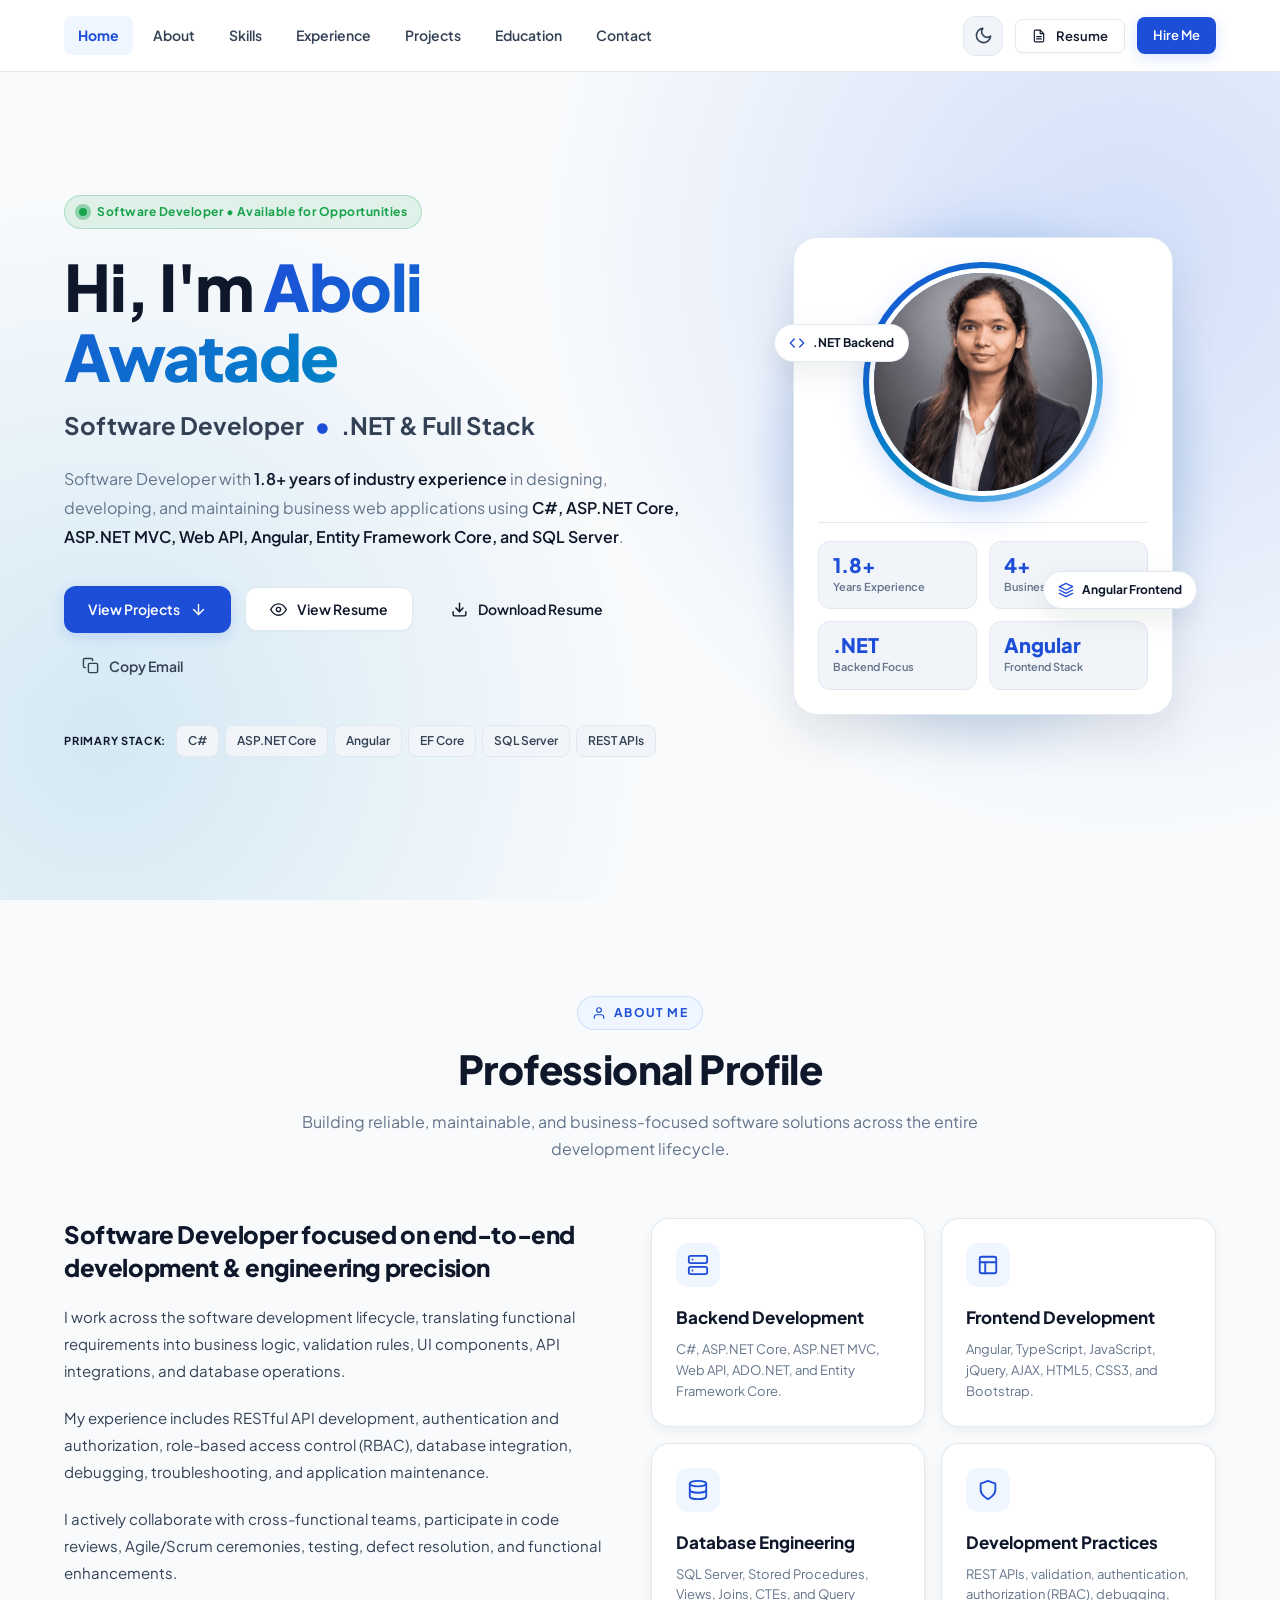
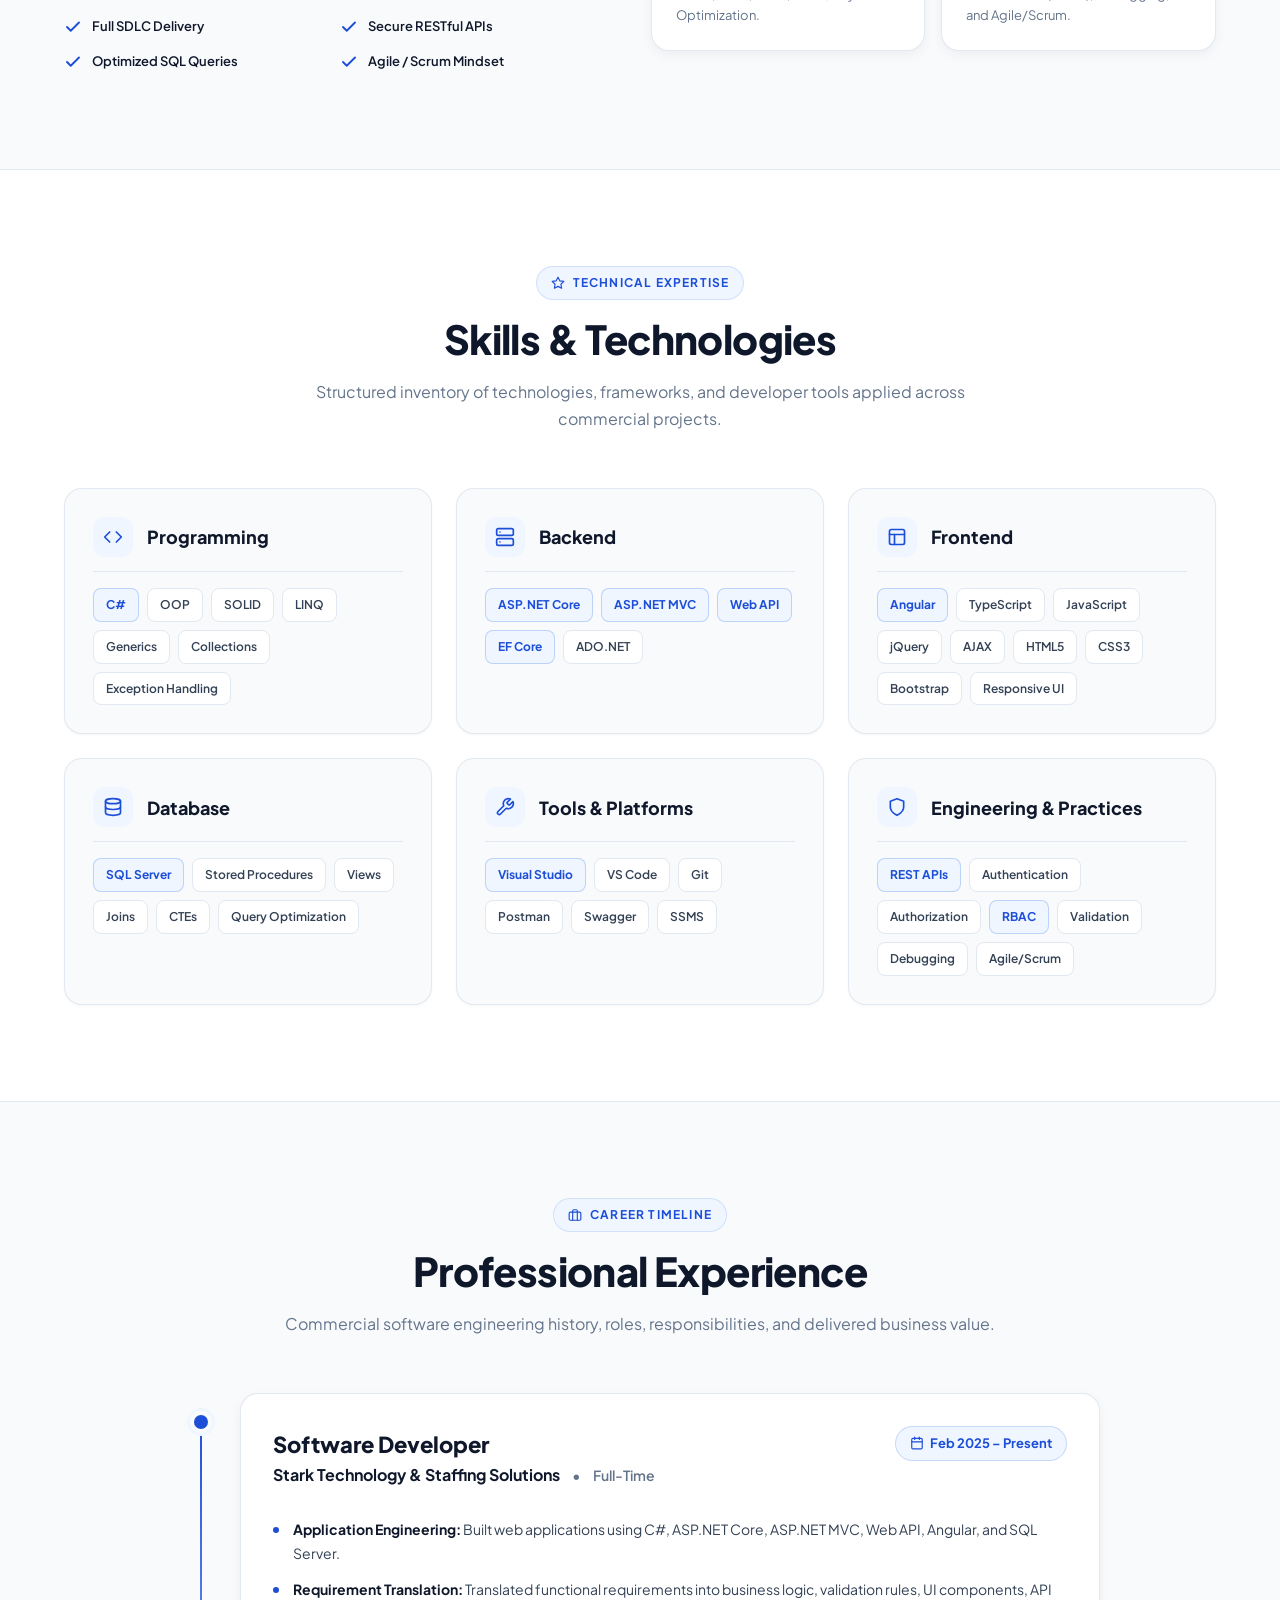
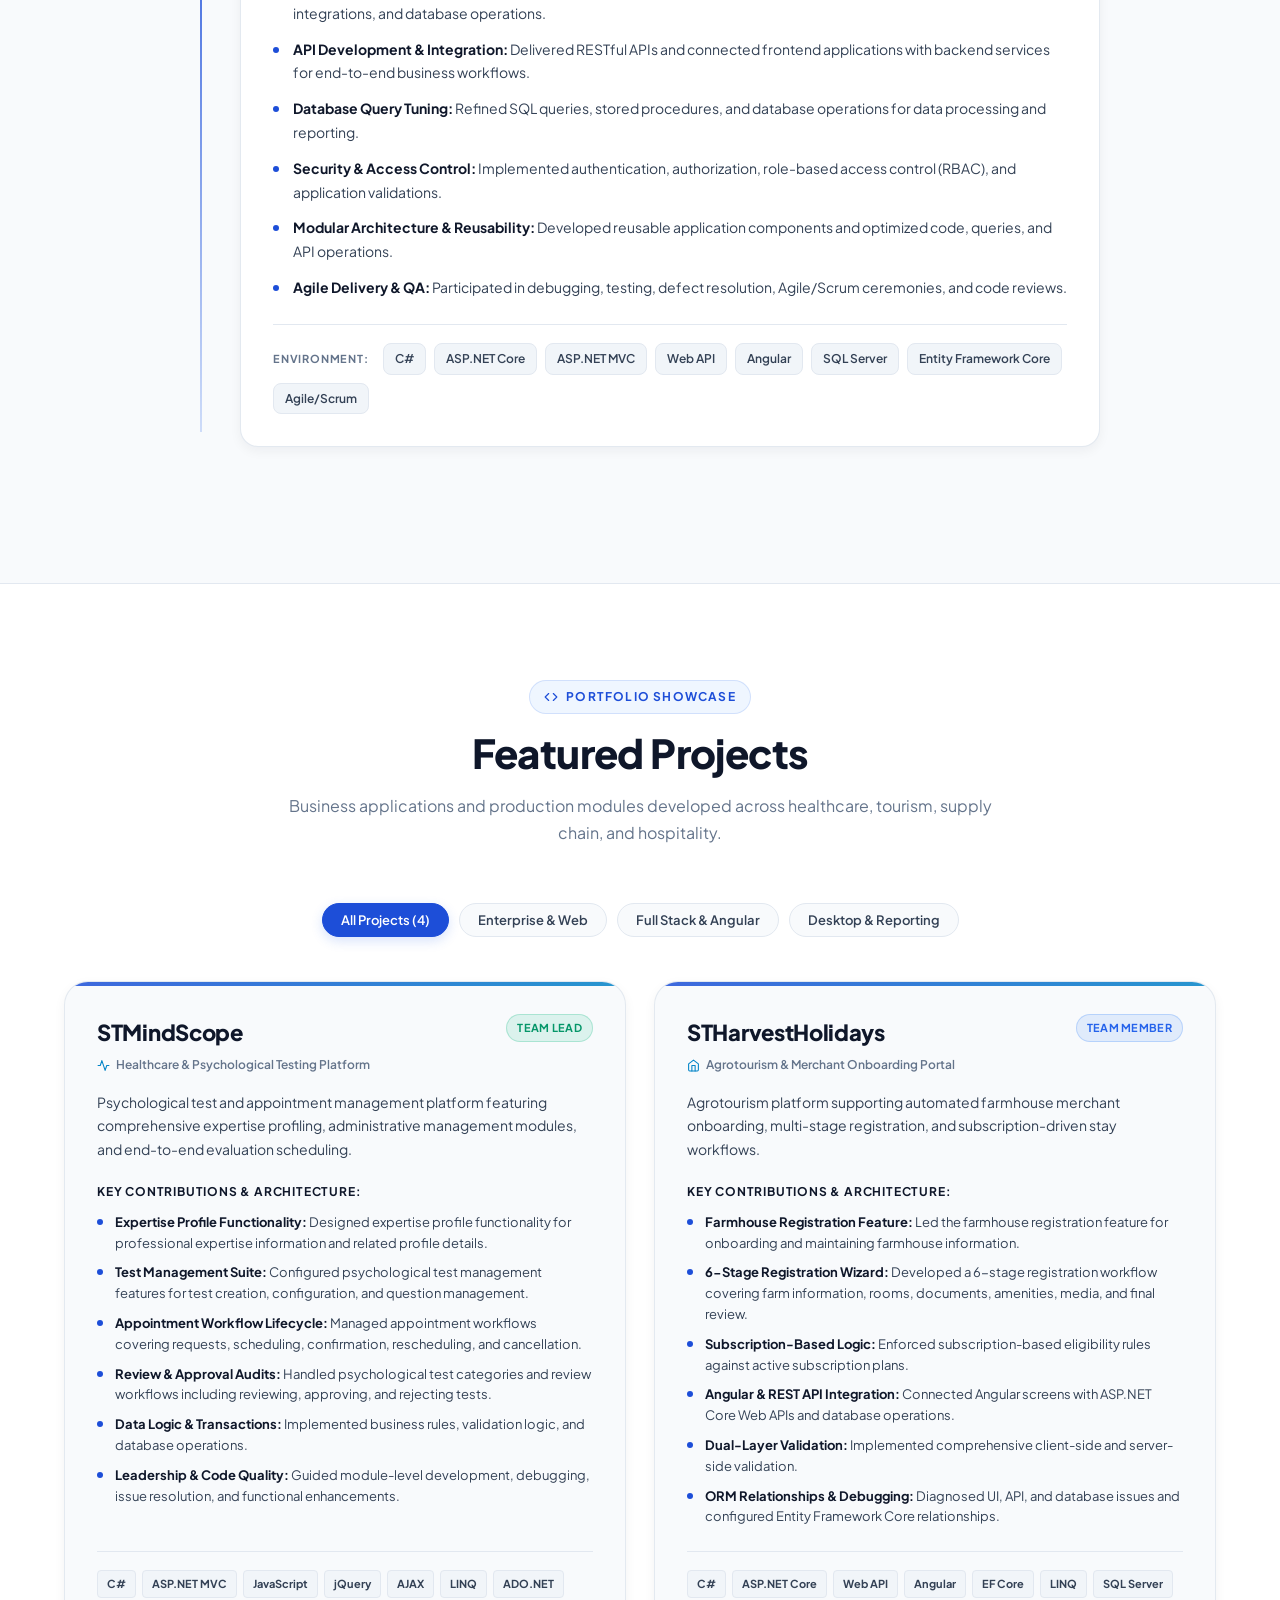
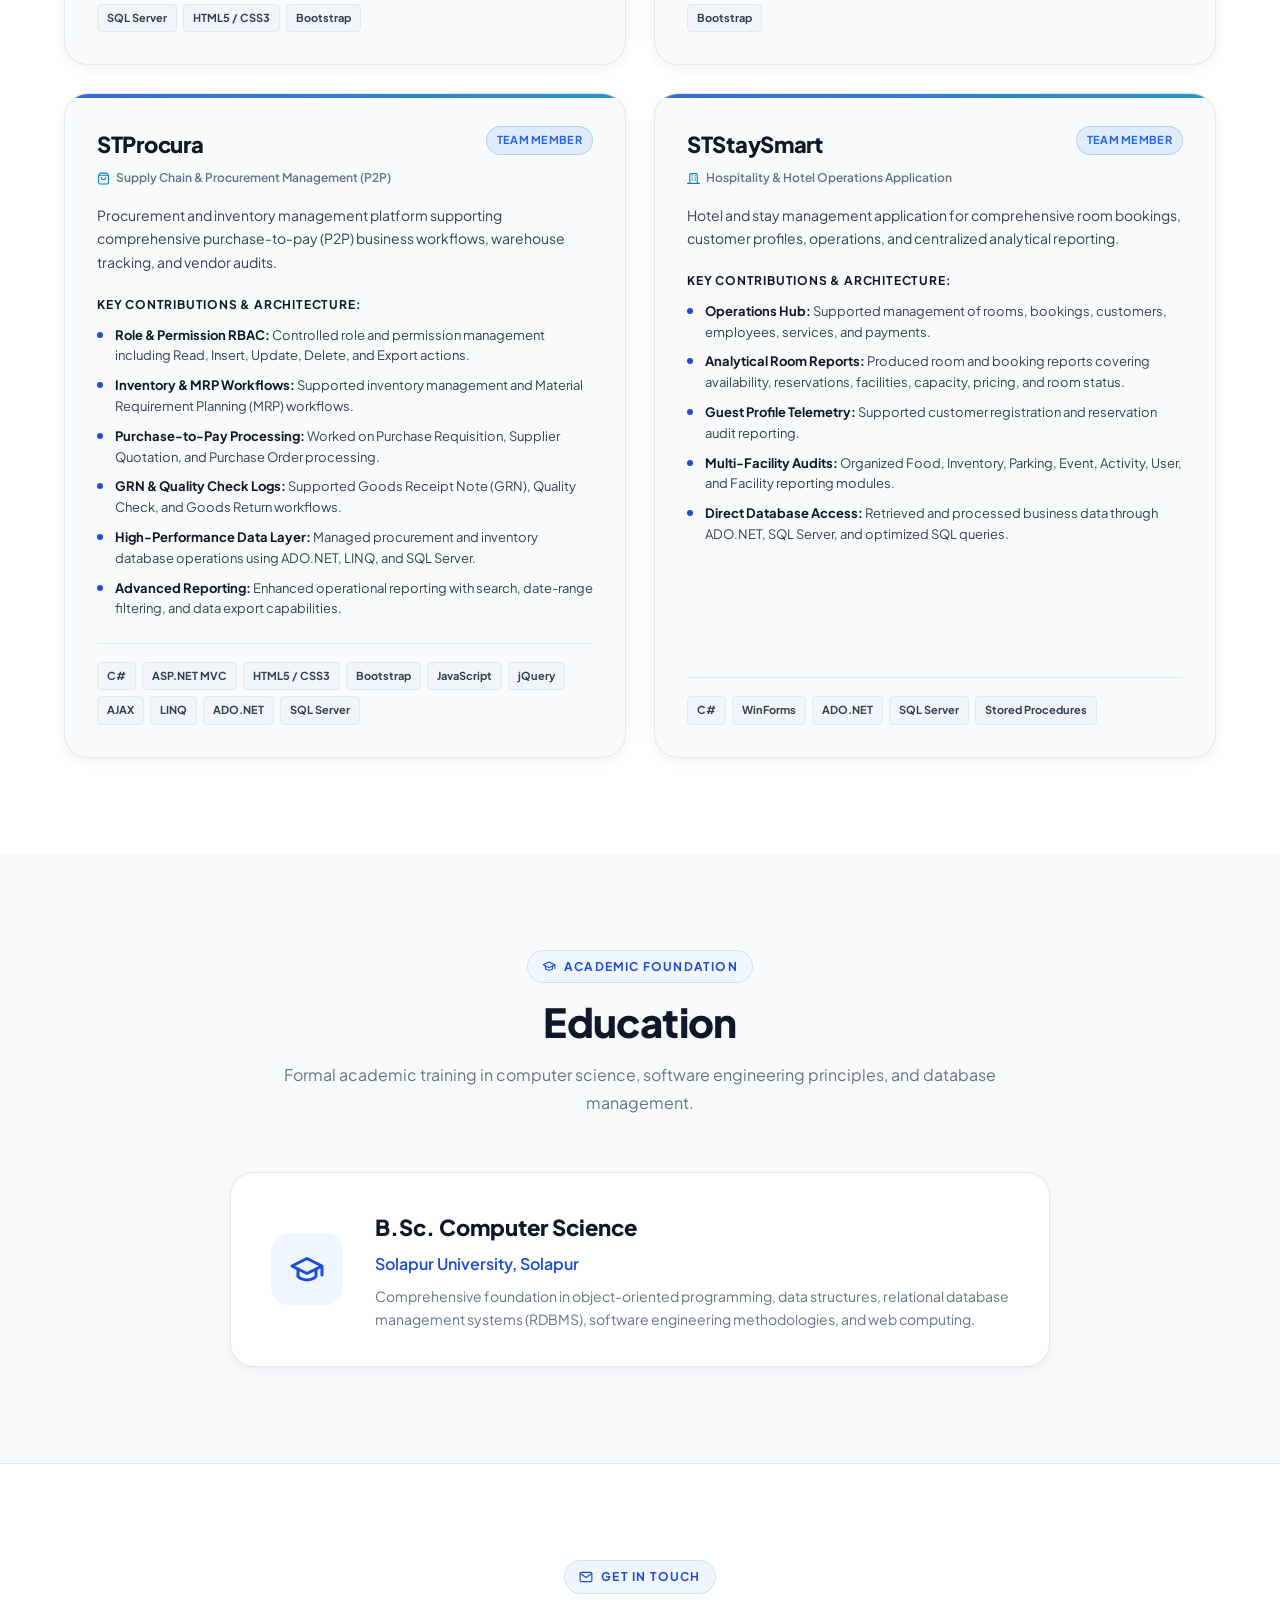
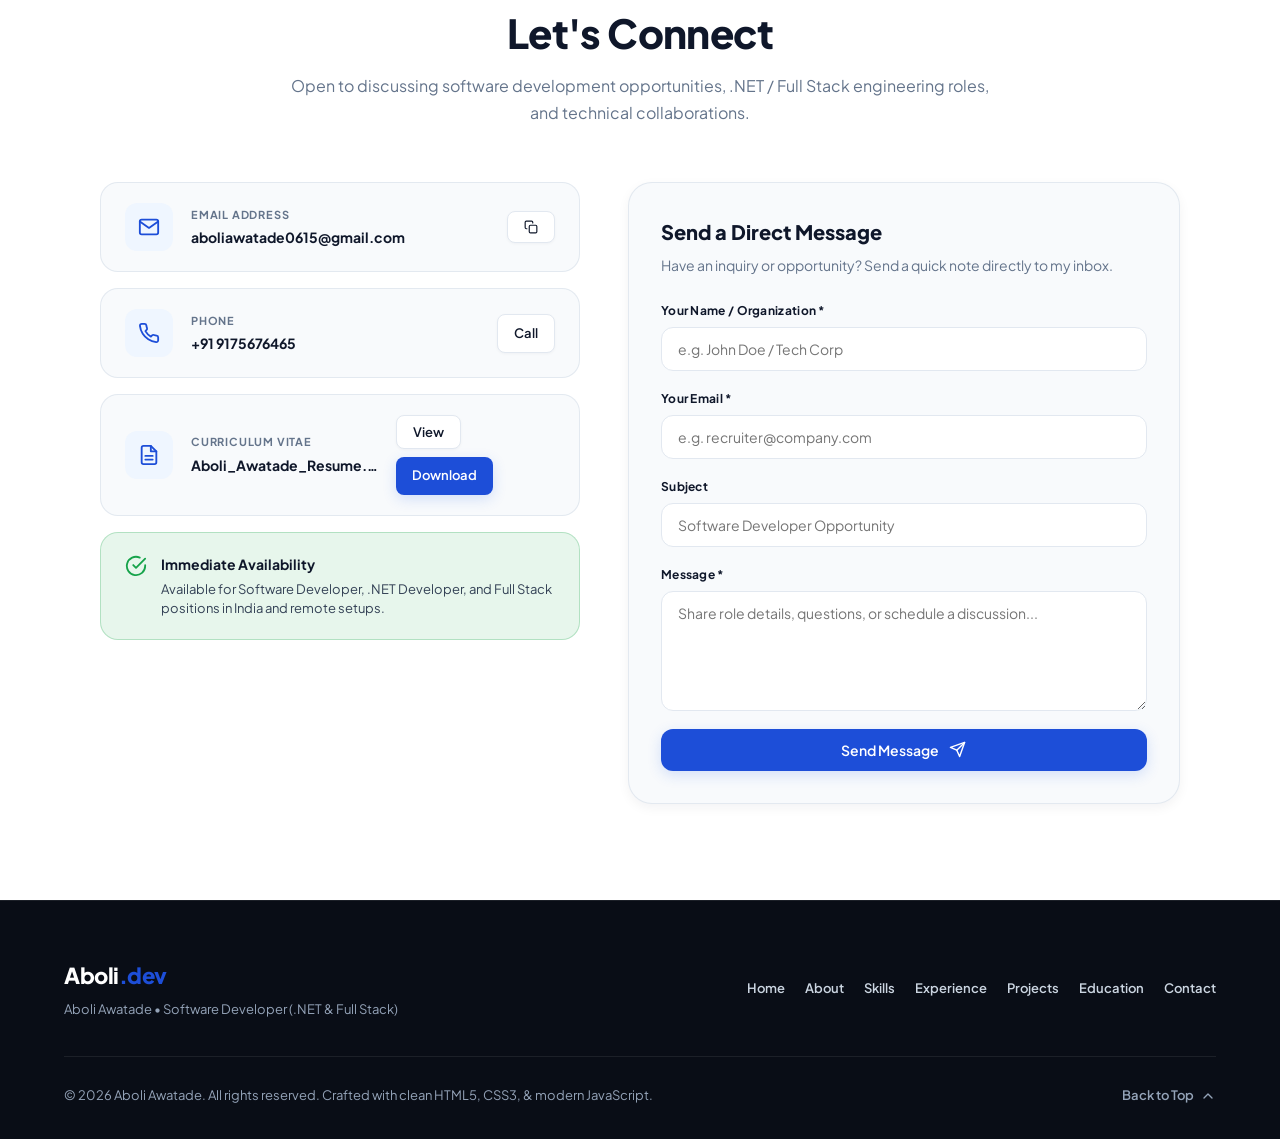
<file: Index.html>
<!DOCTYPE html>
<html lang="en">

<head>
  <meta charset="UTF-8">
  <meta name="viewport" content="width=device-width, initial-scale=1.0">

  <!-- Primary Meta Tags -->
  <title>Aboli Awatade | Software Developer (.NET & Full Stack)</title>
  <meta name="title" content="Aboli Awatade | Software Developer (.NET & Full Stack)">
  <meta name="description"
    content="Software Developer with 1.8+ years of experience specializing in C#, ASP.NET Core, ASP.NET MVC, Web API, Angular, Entity Framework Core, and SQL Server.">
  <meta name="keywords"
    content="Aboli Awatade, Software Developer, .NET Developer, Full Stack Developer, C#, ASP.NET Core, ASP.NET MVC, Web API, Angular, Entity Framework Core, SQL Server, ADO.NET">
  <meta name="author" content="Aboli Awatade">
  <meta name="theme-color" content="#1d4ed8">

  <!-- Open Graph / LinkedIn / Facebook -->
  <meta property="og:type" content="website">
  <meta property="og:title" content="Aboli Awatade | Software Developer (.NET & Full Stack)">
  <meta property="og:description"
    content="Portfolio of Aboli Awatade - Software Developer with 1.8+ years of experience building enterprise web applications with C#, ASP.NET Core, Angular, and SQL Server.">
  <meta property="og:image" content="profile_Image.png">

  <!-- Twitter Meta -->
  <meta name="twitter:card" content="summary_large_image">
  <meta name="twitter:title" content="Aboli Awatade | Software Developer">
  <meta name="twitter:description"
    content="Software Developer specializing in C#, ASP.NET Core, ASP.NET MVC, Web API, Angular, and SQL Server.">
  <meta name="twitter:image" content="profile_Image.png">

  <!-- Google Fonts Preconnect & Stylesheet -->
  <link rel="preconnect" href="https://fonts.googleapis.com">
  <link rel="preconnect" href="https://fonts.gstatic.com" crossorigin>
  <link
    href="https://fonts.googleapis.com/css2?family=JetBrains+Mono:wght@500;700&family=Plus+Jakarta+Sans:wght@400;500;600;700;800&display=swap"
    rel="stylesheet">

  <!-- External Stylesheet -->
  <link rel="stylesheet" href="style.css">

  <!-- Structured JSON-LD Data for Recruiters & Search Engines -->
  <script type="application/ld+json">
  {
    "@context": "https://schema.org",
    "@type": "Person",
    "name": "Aboli Awatade",
    "jobTitle": "Software Developer",
    "description": "Software Developer with 1.8+ years of experience in C#, ASP.NET Core, ASP.NET MVC, Web API, Angular, Entity Framework Core and SQL Server.",
    "email": "aboliawatade0615@gmail.com",
    "telephone": "+919175676465",
    "worksFor": {
      "@type": "Organization",
      "name": "Stark Technology & Staffing Solutions"
    },
    "alumniOf": {
      "@type": "CollegeOrUniversity",
      "name": "Solapur University, Solapur"
    },
    "knowsAbout": [
      "C#",
      "ASP.NET Core",
      "ASP.NET MVC",
      "Web API",
      "Angular",
      "Entity Framework Core",
      "ADO.NET",
      "SQL Server",
      "LINQ",
      "RESTful APIs"
    ]
  }
  </script>
</head>

<body>

  <!-- ========================================================================
       1. STICKY NAVIGATION BAR
       ======================================================================== -->
  <header class="header">
    <div class="container nav-container">

      <!-- Desktop Navigation Links -->
      <nav class="nav-menu" aria-label="Main Navigation">
        <a href="#home" class="nav-link active">Home</a>
        <a href="#about" class="nav-link">About</a>
        <a href="#skills" class="nav-link">Skills</a>
        <a href="#experience" class="nav-link">Experience</a>
        <a href="#projects" class="nav-link">Projects</a>
        <a href="#education" class="nav-link">Education</a>
        <a href="#contact" class="nav-link">Contact</a>
      </nav>

      <!-- Header Actions (Theme Toggle & CTA) -->
      <div class="header-actions">
        <!-- Dark / Light Mode Toggle Button -->
        <button type="button" class="theme-toggle" aria-label="Toggle Color Theme" title="Toggle theme">
          <svg class="sun-icon" viewBox="0 0 24 24" fill="none" stroke="currentColor" stroke-width="2"
            stroke-linecap="round" stroke-linejoin="round">
            <circle cx="12" cy="12" r="5"></circle>
            <line x1="12" y1="1" x2="12" y2="3"></line>
            <line x1="12" y1="21" x2="12" y2="23"></line>
            <line x1="4.22" y1="4.22" x2="5.64" y2="5.64"></line>
            <line x1="18.36" y1="18.36" x2="19.78" y2="19.78"></line>
            <line x1="1" y1="12" x2="3" y2="12"></line>
            <line x1="21" y1="12" x2="23" y2="12"></line>
            <line x1="4.22" y1="19.78" x2="5.64" y2="18.36"></line>
            <line x1="18.36" y1="5.64" x2="19.78" y2="4.22"></line>
          </svg>
          <svg class="moon-icon" viewBox="0 0 24 24" fill="none" stroke="currentColor" stroke-width="2"
            stroke-linecap="round" stroke-linejoin="round">
            <path d="M21 12.79A9 9 0 1 1 11.21 3 7 7 0 0 0 21 12.79z"></path>
          </svg>
        </button>

        <!-- Resume Action (Desktop) -->
        <button type="button" class="btn btn-secondary btn-sm header-hire-btn btn-view-resume" title="Preview Resume">
          <svg viewBox="0 0 24 24" fill="none" stroke="currentColor" stroke-width="2" stroke-linecap="round"
            stroke-linejoin="round" style="width: 14px; height: 14px;">
            <path d="M14 2H6a2 2 0 0 0-2 2v16a2 2 0 0 0 2 2h12a2 2 0 0 0 2-2V8z"></path>
            <polyline points="14 2 14 8 20 8"></polyline>
            <line x1="16" y1="13" x2="8" y2="13"></line>
            <line x1="16" y1="17" x2="8" y2="17"></line>
          </svg>
          Resume
        </button>

        <!-- Direct Contact CTA (Desktop) -->
        <a href="#contact" class="btn btn-primary btn-sm header-hire-btn">
          Hire Me
        </a>

        <!-- Mobile Navigation Toggle (Hamburger) -->
        <button type="button" class="nav-toggle" aria-label="Toggle navigation menu" aria-expanded="false">
          <span></span>
          <span></span>
          <span></span>
        </button>
      </div>

    </div>

    <!-- Mobile Drawer Menu -->
    <div class="mobile-nav" aria-label="Mobile Navigation">
      <div class="mobile-nav-links">
        <a href="#home" class="mobile-nav-link active">Home</a>
        <a href="#about" class="mobile-nav-link">About</a>
        <a href="#skills" class="mobile-nav-link">Skills</a>
        <a href="#experience" class="mobile-nav-link">Experience</a>
        <a href="#projects" class="mobile-nav-link">Projects</a>
        <a href="#education" class="mobile-nav-link">Education</a>
        <a href="#contact" class="mobile-nav-link">Contact</a>
      </div>
      <div class="mobile-nav-actions">
        <button type="button" class="btn btn-secondary btn-sm btn-view-resume">
          <svg viewBox="0 0 24 24" fill="none" stroke="currentColor" stroke-width="2" stroke-linecap="round"
            stroke-linejoin="round">
            <path d="M1 12s4-8 11-8 11 8 11 8-4 8-11 8-11-8-11-8z"></path>
            <circle cx="12" cy="12" r="3"></circle>
          </svg>
          View Resume
        </button>
        <a href="resume.pdf" download="Aboli_Awatade_Resume.pdf" class="btn btn-primary btn-sm">
          <svg viewBox="0 0 24 24" fill="none" stroke="currentColor" stroke-width="2" stroke-linecap="round"
            stroke-linejoin="round">
            <path d="M21 15v4a2 2 0 0 1-2 2H5a2 2 0 0 1-2-2v-4"></path>
            <polyline points="7 10 12 15 17 10"></polyline>
            <line x1="12" y1="15" x2="12" y2="3"></line>
          </svg>
          Download Resume (.pdf)
        </a>
      </div>
    </div>
  </header>


  <!-- ========================================================================
       2. HERO SECTION
       ======================================================================== -->
  <section class="hero" id="home">
    <div class="container hero-grid">

      <!-- Left Content Column -->
      <div class="hero-content">

        <!-- Status Pill -->
        <div class="status-badge">
          <span class="pulse-dot"></span>
          <span>Software Developer &bull; Available for Opportunities</span>
        </div>

        <h1 class="hero-title">
          Hi, I'm <span class="gradient-text">Aboli Awatade</span>
        </h1>

        <div class="hero-subtitle">
          <span>Software Developer</span>
          <span class="dot-separator">&bull;</span>
          <span>.NET & Full Stack</span>
        </div>

        <p class="hero-description">
          Software Developer with <strong>1.8+ years of industry experience</strong> in designing, developing, and
          maintaining business web applications using <strong>C#, ASP.NET Core, ASP.NET MVC, Web API, Angular, Entity
            Framework Core, and SQL Server</strong>.
        </p>

        <!-- Call to Action Buttons -->
        <div class="hero-actions">
          <a href="#projects" class="btn btn-primary">
            <span>View Projects</span>
            <svg viewBox="0 0 24 24" fill="none" stroke="currentColor" stroke-width="2" stroke-linecap="round"
              stroke-linejoin="round">
              <line x1="12" y1="5" x2="12" y2="19"></line>
              <polyline points="19 12 12 19 5 12"></polyline>
            </svg>
          </a>

          <!-- View Resume button (triggers preview modal) -->
          <button type="button" class="btn btn-secondary btn-view-resume" title="Preview Resume in interactive modal">
            <svg viewBox="0 0 24 24" fill="none" stroke="currentColor" stroke-width="2" stroke-linecap="round"
              stroke-linejoin="round">
              <path d="M1 12s4-8 11-8 11 8 11 8-4 8-11 8-11-8-11-8z"></path>
              <circle cx="12" cy="12" r="3"></circle>
            </svg>
            <span>View Resume</span>
          </button>

          <!-- Download Resume link (direct file download) -->
          <a href="resume.pdf" download="Aboli_Awatade_Resume.pdf" class="btn btn-outline"
            title="Download Resume PDF directly">
            <svg viewBox="0 0 24 24" fill="none" stroke="currentColor" stroke-width="2" stroke-linecap="round"
              stroke-linejoin="round">
              <path d="M21 15v4a2 2 0 0 1-2 2H5a2 2 0 0 1-2-2v-4"></path>
              <polyline points="7 10 12 15 17 10"></polyline>
              <line x1="12" y1="15" x2="12" y2="3"></line>
            </svg>
            <span>Download Resume</span>
          </a>

          <button type="button" class="btn btn-ghost btn-copy-email" data-email="aboliawatade0615@gmail.com"
            title="Copy email to clipboard">
            <svg viewBox="0 0 24 24" fill="none" stroke="currentColor" stroke-width="2" stroke-linecap="round"
              stroke-linejoin="round">
              <rect x="9" y="9" width="13" height="13" rx="2" ry="2"></rect>
              <path d="M5 15H4a2 2 0 0 1-2-2V4a2 2 0 0 1 2-2h9a2 2 0 0 1 2 2v1"></path>
            </svg>
            <span>Copy Email</span>
            <span class="tooltip">Copy Email</span>
          </button>
        </div>

        <!-- Tech Snapshot Row -->
        <div class="hero-tech-row">
          <span class="hero-tech-label">Primary Stack:</span>
          <div class="hero-tech-badges">
            <span class="tech-pill">C#</span>
            <span class="tech-pill">ASP.NET Core</span>
            <span class="tech-pill">Angular</span>
            <span class="tech-pill">EF Core</span>
            <span class="tech-pill">SQL Server</span>
            <span class="tech-pill">REST APIs</span>
          </div>
        </div>

      </div>

      <!-- Right Visual Showcase Column -->
      <div class="hero-visual">
        <div class="profile-card-wrapper">
          <div class="profile-glow"></div>

          <div class="profile-card">
            <!-- Profile Avatar with Gradient Halo -->
            <div class="profile-image-container">
              <img src="profile_Image.png" alt="Aboli Awatade - Professional Software Developer" class="profile-image"
                width="240" height="240">
            </div>

            <!-- Floating Badges -->
            <div class="floating-chip chip-left">
              <svg viewBox="0 0 24 24" fill="none" stroke="currentColor" stroke-width="2" stroke-linecap="round"
                stroke-linejoin="round">
                <polyline points="16 18 22 12 16 6"></polyline>
                <polyline points="8 6 2 12 8 18"></polyline>
              </svg>
              <span>.NET Backend</span>
            </div>
            

            <div class="floating-chip chip-right">
              <svg viewBox="0 0 24 24" fill="none" stroke="currentColor" stroke-width="2" stroke-linecap="round"
                stroke-linejoin="round">
                <polygon points="12 2 2 7 12 12 22 7 12 2"></polygon>
                <polyline points="2 17 12 22 22 17"></polyline>
                <polyline points="2 12 12 17 22 12"></polyline>
              </svg>
              <span>Angular Frontend</span>
            </div>

            <!-- Quick Metrics Grid -->
            <div class="profile-stats-grid">
              <div class="profile-stat-box">
                <div class="profile-stat-number">1.8+</div>
                <div class="profile-stat-label">Years Experience</div>
              </div>
              <div class="profile-stat-box">
                <div class="profile-stat-number">4+</div>
                <div class="profile-stat-label">Business Projects</div>
              </div>
              <div class="profile-stat-box">
                <div class="profile-stat-number">.NET</div>
                <div class="profile-stat-label">Backend Focus</div>
              </div>
              <div class="profile-stat-box">
                <div class="profile-stat-number">Angular</div>
                <div class="profile-stat-label">Frontend Stack</div>
              </div>
            </div>

          </div>
        </div>
      </div>

    </div>
  </section>


  <!-- ========================================================================
       3. ABOUT / PROFESSIONAL PROFILE SECTION
       ======================================================================== -->
  <section class="about" id="about">
    <div class="container">

      <!-- Section Title Header -->
      <div class="section-header">
        <span class="section-tag">
          <svg viewBox="0 0 24 24" fill="none" stroke="currentColor" stroke-width="2" stroke-linecap="round"
            stroke-linejoin="round">
            <path d="M20 21v-2a4 4 0 0 0-4-4H8a4 4 0 0 0-4 4v2"></path>
            <circle cx="12" cy="7" r="4"></circle>
          </svg>
          About Me
        </span>
        <h2 class="section-title">Professional Profile</h2>
        <p class="section-desc">
          Building reliable, maintainable, and business-focused software solutions across the entire development lifecycle.
        </p>
      </div>

      <!-- About Content Grid -->
      <div class="about-grid">

        <!-- Narrative Column -->
        <div class="about-story">
          <h3 class="about-headline">
            Software Developer focused on end-to-end development & engineering precision
          </h3>

          <p>
            I work across the software development lifecycle, translating functional requirements into business logic,
            validation rules, UI components, API integrations, and database operations.
          </p>

          <p>
            My experience includes RESTful API development, authentication and authorization, role-based access control
            (RBAC), database integration, debugging, troubleshooting, and application maintenance.
          </p>

          <p>
            I actively collaborate with cross-functional teams, participate in code reviews, Agile/Scrum ceremonies,
            testing, defect resolution, and functional enhancements.
          </p>

          <!-- Core Attributes Checklist -->
          <div class="about-keypoints">
            <div class="about-point">
              <svg viewBox="0 0 24 24" fill="none" stroke="currentColor" stroke-width="2.5" stroke-linecap="round"
                stroke-linejoin="round">
                <polyline points="20 6 9 17 4 12"></polyline>
              </svg>
              <span>Full SDLC Delivery</span>
            </div>
            <div class="about-point">
              <svg viewBox="0 0 24 24" fill="none" stroke="currentColor" stroke-width="2.5" stroke-linecap="round"
                stroke-linejoin="round">
                <polyline points="20 6 9 17 4 12"></polyline>
              </svg>
              <span>Secure RESTful APIs</span>
            </div>
            <div class="about-point">
              <svg viewBox="0 0 24 24" fill="none" stroke="currentColor" stroke-width="2.5" stroke-linecap="round"
                stroke-linejoin="round">
                <polyline points="20 6 9 17 4 12"></polyline>
              </svg>
              <span>Optimized SQL Queries</span>
            </div>
            <div class="about-point">
              <svg viewBox="0 0 24 24" fill="none" stroke="currentColor" stroke-width="2.5" stroke-linecap="round"
                stroke-linejoin="round">
                <polyline points="20 6 9 17 4 12"></polyline>
              </svg>
              <span>Agile / Scrum Mindset</span>
            </div>
          </div>
        </div>

        <!-- 4 Pillars Grid -->
        <div class="pillars-grid">

          <div class="pillar-card">
            <div class="pillar-icon-box">
              <svg viewBox="0 0 24 24" fill="none" stroke="currentColor" stroke-width="2" stroke-linecap="round"
                stroke-linejoin="round">
                <rect x="2" y="2" width="20" height="8" rx="2" ry="2"></rect>
                <rect x="2" y="14" width="20" height="8" rx="2" ry="2"></rect>
                <line x1="6" y1="6" x2="6.01" y2="6"></line>
                <line x1="6" y1="18" x2="6.01" y2="18"></line>
              </svg>
            </div>
            <h3>Backend Development</h3>
            <p>C#, ASP.NET Core, ASP.NET MVC, Web API, ADO.NET, and Entity Framework Core.</p>
          </div>

          <div class="pillar-card">
            <div class="pillar-icon-box">
              <svg viewBox="0 0 24 24" fill="none" stroke="currentColor" stroke-width="2" stroke-linecap="round"
                stroke-linejoin="round">
                <rect x="3" y="3" width="18" height="18" rx="2" ry="2"></rect>
                <line x1="3" y1="9" x2="21" y2="9"></line>
                <line x1="9" y1="21" x2="9" y2="9"></line>
              </svg>
            </div>
            <h3>Frontend Development</h3>
            <p>Angular, TypeScript, JavaScript, jQuery, AJAX, HTML5, CSS3, and Bootstrap.</p>
          </div>

          <div class="pillar-card">
            <div class="pillar-icon-box">
              <svg viewBox="0 0 24 24" fill="none" stroke="currentColor" stroke-width="2" stroke-linecap="round"
                stroke-linejoin="round">
                <ellipse cx="12" cy="5" rx="9" ry="3"></ellipse>
                <path d="M21 12c0 1.66-4 3-9 3s-9-1.34-9-3"></path>
                <path d="M3 5v14c0 1.66 4 3 9 3s9-1.34 9-3V5"></path>
              </svg>
            </div>
            <h3>Database Engineering</h3>
            <p>SQL Server, Stored Procedures, Views, Joins, CTEs, and Query Optimization.</p>
          </div>

          <div class="pillar-card">
            <div class="pillar-icon-box">
              <svg viewBox="0 0 24 24" fill="none" stroke="currentColor" stroke-width="2" stroke-linecap="round"
                stroke-linejoin="round">
                <path d="M12 22s8-4 8-10V5l-8-3-8 3v7c0 6 8 10 8 10z"></path>
              </svg>
            </div>
            <h3>Development Practices</h3>
            <p>REST APIs, validation, authentication, authorization (RBAC), debugging, and Agile/Scrum.</p>
          </div>

        </div>

      </div>

    </div>
  </section>


  <!-- ========================================================================
       4. TECHNICAL SKILLS SECTION
       ======================================================================== -->
  <section class="skills-section" id="skills">
    <div class="container">

      <!-- Section Title Header -->
      <div class="section-header">
        <span class="section-tag">
          <svg viewBox="0 0 24 24" fill="none" stroke="currentColor" stroke-width="2" stroke-linecap="round"
            stroke-linejoin="round">
            <polygon points="12 2 15.09 8.26 22 9.27 17 14.14 18.18 21.02 12 17.77 5.82 21.02 7 14.14 2 9.27 8.91 8.26 12 2"></polygon>
          </svg>
          Technical Expertise
        </span>
        <h2 class="section-title">Skills & Technologies</h2>
        <p class="section-desc">
          Structured inventory of technologies, frameworks, and developer tools applied across commercial projects.
        </p>
      </div>

      <!-- Skills Cards Grid (6 Categories) -->
      <div class="skills-grid">

        <!-- 1. Programming -->
        <div class="skill-category-card">
          <div class="skill-category-header">
            <div class="skill-icon-bubble">
              <svg viewBox="0 0 24 24" fill="none" stroke="currentColor" stroke-width="2" stroke-linecap="round"
                stroke-linejoin="round">
                <polyline points="16 18 22 12 16 6"></polyline>
                <polyline points="8 6 2 12 8 18"></polyline>
              </svg>
            </div>
            <h3>Programming</h3>
          </div>
          <div class="skill-tags-cloud">
            <span class="skill-badge highlight">C#</span>
            <span class="skill-badge">OOP</span>
            <span class="skill-badge">SOLID</span>
            <span class="skill-badge">LINQ</span>
            <span class="skill-badge">Generics</span>
            <span class="skill-badge">Collections</span>
            <span class="skill-badge">Exception Handling</span>
          </div>
        </div>

        <!-- 2. Backend -->
        <div class="skill-category-card">
          <div class="skill-category-header">
            <div class="skill-icon-bubble">
              <svg viewBox="0 0 24 24" fill="none" stroke="currentColor" stroke-width="2" stroke-linecap="round"
                stroke-linejoin="round">
                <rect x="2" y="2" width="20" height="8" rx="2" ry="2"></rect>
                <rect x="2" y="14" width="20" height="8" rx="2" ry="2"></rect>
                <line x1="6" y1="6" x2="6.01" y2="6"></line>
                <line x1="6" y1="18" x2="6.01" y2="18"></line>
              </svg>
            </div>
            <h3>Backend</h3>
          </div>
          <div class="skill-tags-cloud">
            <span class="skill-badge highlight">ASP.NET Core</span>
            <span class="skill-badge highlight">ASP.NET MVC</span>
            <span class="skill-badge highlight">Web API</span>
            <span class="skill-badge highlight">EF Core</span>
            <span class="skill-badge">ADO.NET</span>
          </div>
        </div>

        <!-- 3. Frontend -->
        <div class="skill-category-card">
          <div class="skill-category-header">
            <div class="skill-icon-bubble">
              <svg viewBox="0 0 24 24" fill="none" stroke="currentColor" stroke-width="2" stroke-linecap="round"
                stroke-linejoin="round">
                <rect x="3" y="3" width="18" height="18" rx="2" ry="2"></rect>
                <line x1="3" y1="9" x2="21" y2="9"></line>
                <line x1="9" y1="21" x2="9" y2="9"></line>
              </svg>
            </div>
            <h3>Frontend</h3>
          </div>
          <div class="skill-tags-cloud">
            <span class="skill-badge highlight">Angular</span>
            <span class="skill-badge">TypeScript</span>
            <span class="skill-badge">JavaScript</span>
            <span class="skill-badge">jQuery</span>
            <span class="skill-badge">AJAX</span>
            <span class="skill-badge">HTML5</span>
            <span class="skill-badge">CSS3</span>
            <span class="skill-badge">Bootstrap</span>
            <span class="skill-badge">Responsive UI</span>
          </div>
        </div>

        <!-- 4. Database -->
        <div class="skill-category-card">
          <div class="skill-category-header">
            <div class="skill-icon-bubble">
              <svg viewBox="0 0 24 24" fill="none" stroke="currentColor" stroke-width="2" stroke-linecap="round"
                stroke-linejoin="round">
                <ellipse cx="12" cy="5" rx="9" ry="3"></ellipse>
                <path d="M21 12c0 1.66-4 3-9 3s-9-1.34-9-3"></path>
                <path d="M3 5v14c0 1.66 4 3 9 3s9-1.34 9-3V5"></path>
              </svg>
            </div>
            <h3>Database</h3>
          </div>
          <div class="skill-tags-cloud">
            <span class="skill-badge highlight">SQL Server</span>
            <span class="skill-badge">Stored Procedures</span>
            <span class="skill-badge">Views</span>
            <span class="skill-badge">Joins</span>
            <span class="skill-badge">CTEs</span>
            <span class="skill-badge">Query Optimization</span>
          </div>
        </div>

        <!-- 5. Frameworks & Tools -->
        <div class="skill-category-card">
          <div class="skill-category-header">
            <div class="skill-icon-bubble">
              <svg viewBox="0 0 24 24" fill="none" stroke="currentColor" stroke-width="2" stroke-linecap="round"
                stroke-linejoin="round">
                <path
                  d="M14.7 6.3a1 1 0 0 0 0 1.4l1.6 1.6a1 1 0 0 0 1.4 0l3.77-3.77a6 6 0 0 1-7.94 7.94l-6.91 6.91a2.12 2.12 0 0 1-3-3l6.91-6.91a6 6 0 0 1 7.94-7.94l-3.76 3.76z"></path>
              </svg>
            </div>
            <h3>Tools & Platforms</h3>
          </div>
          <div class="skill-tags-cloud">
            <span class="skill-badge highlight">Visual Studio</span>
            <span class="skill-badge">VS Code</span>
            <span class="skill-badge">Git</span>
            <span class="skill-badge">Postman</span>
            <span class="skill-badge">Swagger</span>
            <span class="skill-badge">SSMS</span>
          </div>
        </div>

        <!-- 6. Engineering & Architecture -->
        <div class="skill-category-card">
          <div class="skill-category-header">
            <div class="skill-icon-bubble">
              <svg viewBox="0 0 24 24" fill="none" stroke="currentColor" stroke-width="2" stroke-linecap="round"
                stroke-linejoin="round">
                <path d="M12 22s8-4 8-10V5l-8-3-8 3v7c0 6 8 10 8 10z"></path>
              </svg>
            </div>
            <h3>Engineering & Practices</h3>
          </div>
          <div class="skill-tags-cloud">
            <span class="skill-badge highlight">REST APIs</span>
            <span class="skill-badge">Authentication</span>
            <span class="skill-badge">Authorization</span>
            <span class="skill-badge highlight">RBAC</span>
            <span class="skill-badge">Validation</span>
            <span class="skill-badge">Debugging</span>
            <span class="skill-badge">Agile/Scrum</span>
          </div>
        </div>

      </div>

    </div>
  </section>


  <!-- ========================================================================
       5. PROFESSIONAL EXPERIENCE SECTION
       ======================================================================== -->
  <section class="experience-section" id="experience">
    <div class="container">

      <!-- Section Title Header -->
      <div class="section-header">
        <span class="section-tag">
          <svg viewBox="0 0 24 24" fill="none" stroke="currentColor" stroke-width="2" stroke-linecap="round"
            stroke-linejoin="round">
            <rect x="2" y="7" width="20" height="14" rx="2" ry="2"></rect>
            <path d="M16 21V5a2 2 0 0 0-2-2h-4a2 2 0 0 0-2 2v16"></path>
          </svg>
          Career Timeline
        </span>
        <h2 class="section-title">Professional Experience</h2>
        <p class="section-desc">
          Commercial software engineering history, roles, responsibilities, and delivered business value.
        </p>
      </div>

      <!-- Experience Timeline -->
      <div class="experience-timeline">
        <div class="timeline-line"></div>

        <!-- Current Role Card -->
        <div class="timeline-card">
          <div class="timeline-node"></div>

          <div class="experience-box">

            <div class="experience-box-header">
              <div>
                <h3 class="experience-role-title">Software Developer</h3>
                <div class="experience-company-row">
                  <span class="company-name">Stark Technology & Staffing Solutions</span>
                  <span class="company-dot">&bull;</span>
                  <span>Full-Time</span>
                </div>
              </div>

              <div class="experience-tenure">
                <svg width="14" height="14" viewBox="0 0 24 24" fill="none" stroke="currentColor" stroke-width="2"
                  stroke-linecap="round" stroke-linejoin="round">
                  <rect x="3" y="4" width="18" height="18" rx="2" ry="2"></rect>
                  <line x1="16" y1="2" x2="16" y2="6"></line>
                  <line x1="8" y1="2" x2="8" y2="6"></line>
                  <line x1="3" y1="10" x2="21" y2="10"></line>
                </svg>
                <span>Feb 2025 – Present</span>
              </div>
            </div>

            <!-- Bullet Points with Bold Action Lead-ins -->
            <ul class="experience-bullets">
              <li>
                <strong>Application Engineering:</strong> Built web applications using C#, ASP.NET Core, ASP.NET MVC,
                Web API, Angular, and SQL Server.
              </li>
              <li>
                <strong>Requirement Translation:</strong> Translated functional requirements into business logic,
                validation rules, UI components, API integrations, and database operations.
              </li>
              <li>
                <strong>API Development & Integration:</strong> Delivered RESTful APIs and connected frontend
                applications with backend services for end-to-end business workflows.
              </li>
              <li>
                <strong>Database Query Tuning:</strong> Refined SQL queries, stored procedures, and database operations
                for data processing and reporting.
              </li>
              <li>
                <strong>Security & Access Control:</strong> Implemented authentication, authorization, role-based access
                control (RBAC), and application validations.
              </li>
              <li>
                <strong>Modular Architecture & Reusability:</strong> Developed reusable application components and
                optimized code, queries, and API operations.
              </li>
              <li>
                <strong>Agile Delivery & QA:</strong> Participated in debugging, testing, defect resolution, Agile/Scrum
                ceremonies, and code reviews.
              </li>
            </ul>

            <!-- Tech Footer -->
            <div class="experience-footer-tech">
              <span class="experience-tech-label">Environment:</span>
              <span class="tech-pill">C#</span>
              <span class="tech-pill">ASP.NET Core</span>
              <span class="tech-pill">ASP.NET MVC</span>
              <span class="tech-pill">Web API</span>
              <span class="tech-pill">Angular</span>
              <span class="tech-pill">SQL Server</span>
              <span class="tech-pill">Entity Framework Core</span>
              <span class="tech-pill">Agile/Scrum</span>
            </div>

          </div>
        </div>

      </div>

    </div>
  </section>


  <!-- ========================================================================
       6. FEATURED PROJECTS SECTION
       ======================================================================== -->
  <section class="projects-section" id="projects">
    <div class="container">

      <!-- Section Title Header -->
      <div class="section-header">
        <span class="section-tag">
          <svg viewBox="0 0 24 24" fill="none" stroke="currentColor" stroke-width="2" stroke-linecap="round"
            stroke-linejoin="round">
            <polyline points="16 18 22 12 16 6"></polyline>
            <polyline points="8 6 2 12 8 18"></polyline>
          </svg>
          Portfolio Showcase
        </span>
        <h2 class="section-title">Featured Projects</h2>
        <p class="section-desc">
          Business applications and production modules developed across healthcare, tourism, supply chain, and hospitality.
        </p>
      </div>

      <!-- Recruiter Filter Buttons -->
      <div class="project-filters">
        <button type="button" class="filter-btn active" data-filter="all">All Projects (4)</button>
        <button type="button" class="filter-btn" data-filter="web">Enterprise & Web</button>
        <button type="button" class="filter-btn" data-filter="angular">Full Stack & Angular</button>
        <button type="button" class="filter-btn" data-filter="desktop">Desktop & Reporting</button>
      </div>

      <!-- Projects Grid (4 Comprehensive Cards) -->
      <div class="projects-grid">

        <!-- PROJECT 1: STMindScope -->
        <article class="project-card" data-category="web">
          <div class="project-card-header">
            <div class="project-card-title-group">
              <h3>STMindScope</h3>
              <div class="project-domain-tag">
                <svg viewBox="0 0 24 24" fill="none" stroke="currentColor" stroke-width="2" stroke-linecap="round"
                  stroke-linejoin="round">
                  <path d="M22 12h-4l-3 9L9 3l-3 9H2"></path>
                </svg>
                <span>Healthcare & Psychological Testing Platform</span>
              </div>
            </div>
            <span class="badge-role badge-lead">Team Lead</span>
          </div>

          <p class="project-card-description">
            Psychological test and appointment management platform featuring comprehensive expertise profiling,
            administrative management modules, and end-to-end evaluation scheduling.
          </p>

          <div class="project-highlights-title">Key Contributions & Architecture:</div>
          <ul class="project-highlights-list">
            <li>
              <strong>Expertise Profile Functionality:</strong> Designed expertise profile functionality for
              professional expertise information and related profile details.
            </li>
            <li>
              <strong>Test Management Suite:</strong> Configured psychological test management features for test
              creation, configuration, and question management.
            </li>
            <li>
              <strong>Appointment Workflow Lifecycle:</strong> Managed appointment workflows covering requests,
              scheduling, confirmation, rescheduling, and cancellation.
            </li>
            <li>
              <strong>Review & Approval Audits:</strong> Handled psychological test categories and review workflows
              including reviewing, approving, and rejecting tests.
            </li>
            <li>
              <strong>Data Logic & Transactions:</strong> Implemented business rules, validation logic, and database
              operations.
            </li>
            <li>
              <strong>Leadership & Code Quality:</strong> Guided module-level development, debugging, issue resolution,
              and functional enhancements.
            </li>
          </ul>

          <div class="project-tech-stack">
            <span class="tech-tag">C#</span>
            <span class="tech-tag">ASP.NET MVC</span>
            <span class="tech-tag">JavaScript</span>
            <span class="tech-tag">jQuery</span>
            <span class="tech-tag">AJAX</span>
            <span class="tech-tag">LINQ</span>
            <span class="tech-tag">ADO.NET</span>
            <span class="tech-tag">SQL Server</span>
            <span class="tech-tag">HTML5 / CSS3</span>
            <span class="tech-tag">Bootstrap</span>
          </div>
        </article>

        <!-- PROJECT 2: STHarvestHolidays -->
        <article class="project-card" data-category="web angular">
          <div class="project-card-header">
            <div class="project-card-title-group">
              <h3>STHarvestHolidays</h3>
              <div class="project-domain-tag">
                <svg viewBox="0 0 24 24" fill="none" stroke="currentColor" stroke-width="2" stroke-linecap="round"
                  stroke-linejoin="round">
                  <path d="M3 9l9-7 9 7v11a2 2 0 0 1-2 2H5a2 2 0 0 1-2-2z"></path>
                  <polyline points="9 22 9 12 15 12 15 22"></polyline>
                </svg>
                <span>Agrotourism & Merchant Onboarding Portal</span>
              </div>
            </div>
            <span class="badge-role badge-member">Team Member</span>
          </div>

          <p class="project-card-description">
            Agrotourism platform supporting automated farmhouse merchant onboarding, multi-stage registration, and
            subscription-driven stay workflows.
          </p>

          <div class="project-highlights-title">Key Contributions & Architecture:</div>
          <ul class="project-highlights-list">
            <li>
              <strong>Farmhouse Registration Feature:</strong> Led the farmhouse registration feature for onboarding
              and maintaining farmhouse information.
            </li>
            <li>
              <strong>6-Stage Registration Wizard:</strong> Developed a 6-stage registration workflow covering farm
              information, rooms, documents, amenities, media, and final review.
            </li>
            <li>
              <strong>Subscription-Based Logic:</strong> Enforced subscription-based eligibility rules against active
              subscription plans.
            </li>
            <li>
              <strong>Angular & REST API Integration:</strong> Connected Angular screens with ASP.NET Core Web APIs and
              database operations.
            </li>
            <li>
              <strong>Dual-Layer Validation:</strong> Implemented comprehensive client-side and server-side validation.
            </li>
            <li>
              <strong>ORM Relationships & Debugging:</strong> Diagnosed UI, API, and database issues and configured
              Entity Framework Core relationships.
            </li>
          </ul>

          <div class="project-tech-stack">
            <span class="tech-tag">C#</span>
            <span class="tech-tag">ASP.NET Core</span>
            <span class="tech-tag">Web API</span>
            <span class="tech-tag">Angular</span>
            <span class="tech-tag">EF Core</span>
            <span class="tech-tag">LINQ</span>
            <span class="tech-tag">SQL Server</span>
            <span class="tech-tag">Bootstrap</span>
          </div>
        </article>

        <!-- PROJECT 3: STProcura -->
        <article class="project-card" data-category="web">
          <div class="project-card-header">
            <div class="project-card-title-group">
              <h3>STProcura</h3>
              <div class="project-domain-tag">
                <svg viewBox="0 0 24 24" fill="none" stroke="currentColor" stroke-width="2" stroke-linecap="round"
                  stroke-linejoin="round">
                  <path d="M6 2L3 6v14a2 2 0 0 0 2 2h14a2 2 0 0 0 2-2V6l-3-4z"></path>
                  <line x1="3" y1="6" x2="21" y2="6"></line>
                  <path d="M16 10a4 4 0 0 1-8 0"></path>
                </svg>
                <span>Supply Chain & Procurement Management (P2P)</span>
              </div>
            </div>
            <span class="badge-role badge-member">Team Member</span>
          </div>

          <p class="project-card-description">
            Procurement and inventory management platform supporting comprehensive purchase-to-pay (P2P) business
            workflows, warehouse tracking, and vendor audits.
          </p>

          <div class="project-highlights-title">Key Contributions & Architecture:</div>
          <ul class="project-highlights-list">
            <li>
              <strong>Role & Permission RBAC:</strong> Controlled role and permission management including Read, Insert,
              Update, Delete, and Export actions.
            </li>
            <li>
              <strong>Inventory & MRP Workflows:</strong> Supported inventory management and Material Requirement
              Planning (MRP) workflows.
            </li>
            <li>
              <strong>Purchase-to-Pay Processing:</strong> Worked on Purchase Requisition, Supplier Quotation, and
              Purchase Order processing.
            </li>
            <li>
              <strong>GRN & Quality Check Logs:</strong> Supported Goods Receipt Note (GRN), Quality Check, and Goods
              Return workflows.
            </li>
            <li>
              <strong>High-Performance Data Layer:</strong> Managed procurement and inventory database operations using
              ADO.NET, LINQ, and SQL Server.
            </li>
            <li>
              <strong>Advanced Reporting:</strong> Enhanced operational reporting with search, date-range filtering, and
              data export capabilities.
            </li>
          </ul>

          <div class="project-tech-stack">
            <span class="tech-tag">C#</span>
            <span class="tech-tag">ASP.NET MVC</span>
            <span class="tech-tag">HTML5 / CSS3</span>
            <span class="tech-tag">Bootstrap</span>
            <span class="tech-tag">JavaScript</span>
            <span class="tech-tag">jQuery</span>
            <span class="tech-tag">AJAX</span>
            <span class="tech-tag">LINQ</span>
            <span class="tech-tag">ADO.NET</span>
            <span class="tech-tag">SQL Server</span>
          </div>
        </article>

        <!-- PROJECT 4: STStaySmart -->
        <article class="project-card" data-category="desktop">
          <div class="project-card-header">
            <div class="project-card-title-group">
              <h3>STStaySmart</h3>
              <div class="project-domain-tag">
                <svg viewBox="0 0 24 24" fill="none" stroke="currentColor" stroke-width="2" stroke-linecap="round"
                  stroke-linejoin="round">
                  <path d="M19 21V5a2 2 0 0 0-2-2H7a2 2 0 0 0-2 2v16"></path>
                  <line x1="1" y1="21" x2="23" y2="21"></line>
                  <path d="M9 7h1"></path>
                  <path d="M9 11h1"></path>
                  <path d="M9 15h1"></path>
                  <path d="M15 7h1"></path>
                  <path d="M15 11h1"></path>
                  <path d="M15 15h1"></path>
                </svg>
                <span>Hospitality & Hotel Operations Application</span>
              </div>
            </div>
            <span class="badge-role badge-member">Team Member</span>
          </div>

          <p class="project-card-description">
            Hotel and stay management application for comprehensive room bookings, customer profiles, operations, and
            centralized analytical reporting.
          </p>

          <div class="project-highlights-title">Key Contributions & Architecture:</div>
          <ul class="project-highlights-list">
            <li>
              <strong>Operations Hub:</strong> Supported management of rooms, bookings, customers, employees, services,
              and payments.
            </li>
            <li>
              <strong>Analytical Room Reports:</strong> Produced room and booking reports covering availability,
              reservations, facilities, capacity, pricing, and room status.
            </li>
            <li>
              <strong>Guest Profile Telemetry:</strong> Supported customer registration and reservation audit reporting.
            </li>
            <li>
              <strong>Multi-Facility Audits:</strong> Organized Food, Inventory, Parking, Event, Activity, User, and
              Facility reporting modules.
            </li>
            <li>
              <strong>Direct Database Access:</strong> Retrieved and processed business data through ADO.NET, SQL
              Server, and optimized SQL queries.
            </li>
          </ul>

          <div class="project-tech-stack">
            <span class="tech-tag">C#</span>
            <span class="tech-tag">WinForms</span>
            <span class="tech-tag">ADO.NET</span>
            <span class="tech-tag">SQL Server</span>
            <span class="tech-tag">Stored Procedures</span>
          </div>
        </article>

      </div>

    </div>
  </section>


  <!-- ========================================================================
       7. EDUCATION SECTION
       ======================================================================== -->
  <section class="education-section" id="education">
    <div class="container">

      <!-- Section Title Header -->
      <div class="section-header">
        <span class="section-tag">
          <svg viewBox="0 0 24 24" fill="none" stroke="currentColor" stroke-width="2" stroke-linecap="round"
            stroke-linejoin="round">
            <path d="M22 10v6M2 10l10-5 10 5-10 5z"></path>
            <path d="M6 12v5c3 3 9 3 12 0v-5"></path>
          </svg>
          Academic Foundation
        </span>
        <h2 class="section-title">Education</h2>
        <p class="section-desc">
          Formal academic training in computer science, software engineering principles, and database management.
        </p>
      </div>

      <!-- Education Card -->
      <div class="education-card">
        <div class="education-icon-box">
          <svg viewBox="0 0 24 24" fill="none" stroke="currentColor" stroke-width="2" stroke-linecap="round"
            stroke-linejoin="round">
            <path d="M22 10v6M2 10l10-5 10 5-10 5z"></path>
            <path d="M6 12v5c3 3 9 3 12 0v-5"></path>
          </svg>
        </div>

        <div class="education-details">
          <h3 class="education-degree">B.Sc. Computer Science</h3>
          <div class="education-university">Solapur University, Solapur</div>
          <p class="education-summary">
            Comprehensive foundation in object-oriented programming, data structures, relational database management
            systems (RDBMS), software engineering methodologies, and web computing.
          </p>
        </div>
      </div>

    </div>
  </section>


  <!-- ========================================================================
       8. CONTACT SECTION
       ======================================================================== -->
  <section class="contact-section" id="contact">
    <div class="container">

      <!-- Section Title Header -->
      <div class="section-header">
        <span class="section-tag">
          <svg viewBox="0 0 24 24" fill="none" stroke="currentColor" stroke-width="2" stroke-linecap="round"
            stroke-linejoin="round">
            <path d="M4 4h16c1.1 0 2 .9 2 2v12c0 1.1-.9 2-2 2H4c-1.1 0-2-.9-2-2V6c0-1.1.9-2 2-2z"></path>
            <polyline points="22,6 12,13 2,6"></polyline>
          </svg>
          Get In Touch
        </span>
        <h2 class="section-title">Let's Connect</h2>
        <p class="section-desc">
          Open to discussing software development opportunities, .NET / Full Stack engineering roles, and technical
          collaborations.
        </p>
      </div>

      <!-- Contact Grid (Left: Quick Connect, Right: Recruiter Message Form) -->
      <div class="contact-grid">

        <!-- Left Column: Direct Contact Info -->
        <div class="contact-info-panel">

          <!-- Email Card with Copy Action -->
          <div class="contact-card">
            <div class="contact-icon-bubble">
              <svg viewBox="0 0 24 24" fill="none" stroke="currentColor" stroke-width="2" stroke-linecap="round"
                stroke-linejoin="round">
                <path d="M4 4h16c1.1 0 2 .9 2 2v12c0 1.1-.9 2-2 2H4c-1.1 0-2-.9-2-2V6c0-1.1.9-2 2-2z"></path>
                <polyline points="22,6 12,13 2,6"></polyline>
              </svg>
            </div>
            <div class="contact-card-content">
              <div class="contact-label">Email Address</div>
              <a href="mailto:aboliawatade0615@gmail.com" class="contact-value" title="Send email to Aboli Awatade">
                aboliawatade0615@gmail.com
              </a>
            </div>
            <button type="button" class="btn btn-secondary btn-sm btn-copy-email"
              data-email="aboliawatade0615@gmail.com" title="Copy email address">
              <span class="tooltip">Copy Email</span>
              <svg viewBox="0 0 24 24" fill="none" stroke="currentColor" stroke-width="2" stroke-linecap="round"
                stroke-linejoin="round" style="width: 14px; height: 14px;">
                <rect x="9" y="9" width="13" height="13" rx="2" ry="2"></rect>
                <path d="M5 15H4a2 2 0 0 1-2-2V4a2 2 0 0 1 2-2h9a2 2 0 0 1 2 2v1"></path>
              </svg>
            </button>
          </div>

          <!-- Phone Card -->
          <div class="contact-card">
            <div class="contact-icon-bubble">
              <svg viewBox="0 0 24 24" fill="none" stroke="currentColor" stroke-width="2" stroke-linecap="round"
                stroke-linejoin="round">
                <path
                  d="M22 16.92v3a2 2 0 0 1-2.18 2 19.79 19.79 0 0 1-8.63-3.07 19.5 19.5 0 0 1-6-6 19.79 19.79 0 0 1-3.07-8.67A2 2 0 0 1 4.11 2h3a2 2 0 0 1 2 1.72 12.84 12.84 0 0 0 .7 2.81 2 2 0 0 1-.45 2.11L8.09 9.91a16 16 0 0 0 6 6l1.27-1.27a2 2 0 0 1 2.11-.45 12.84 12.84 0 0 0 2.81.7A2 2 0 0 1 22 16.92z">
                </path>
              </svg>
            </div>
            <div class="contact-card-content">
              <div class="contact-label">Phone</div>
              <a href="tel:+919175676465" class="contact-value" title="Call Aboli Awatade">
                +91 9175676465
              </a>
            </div>
            <a href="tel:+919175676465" class="btn btn-secondary btn-sm" title="Call directly">
              Call
            </a>
          </div>

          <!-- Resume Card -->
          <div class="contact-card">
            <div class="contact-icon-bubble">
              <svg viewBox="0 0 24 24" fill="none" stroke="currentColor" stroke-width="2" stroke-linecap="round"
                stroke-linejoin="round">
                <path d="M14 2H6a2 2 0 0 0-2 2v16a2 2 0 0 0 2 2h12a2 2 0 0 0 2-2V8z"></path>
                <polyline points="14 2 14 8 20 8"></polyline>
                <line x1="16" y1="13" x2="8" y2="13"></line>
                <line x1="16" y1="17" x2="8" y2="17"></line>
              </svg>
            </div>
            <div class="contact-card-content">
              <div class="contact-label">Curriculum Vitae</div>
              <span class="contact-value">Aboli_Awatade_Resume.pdf</span>
            </div>
            <div style="display: flex; gap: 8px; flex-wrap: wrap;">
              <button type="button" class="btn btn-secondary btn-sm btn-view-resume" title="Preview Resume in modal">
                View
              </button>
              <a href="resume.pdf" download="Aboli_Awatade_Resume.pdf" class="btn btn-primary btn-sm"
                title="Download Resume PDF directly">
                Download
              </a>
            </div>
          </div>

          <!-- Availability Banner -->
          <div class="availability-banner">
            <svg viewBox="0 0 24 24" fill="none" stroke="currentColor" stroke-width="2" stroke-linecap="round"
              stroke-linejoin="round">
              <path d="M22 11.08V12a10 10 0 1 1-5.93-9.14"></path>
              <polyline points="22 4 12 14.01 9 11.01"></polyline>
            </svg>
            <div>
              <h4>Immediate Availability</h4>
              <p>Available for Software Developer, .NET Developer, and Full Stack positions in India and remote setups.</p>
            </div>
          </div>

        </div>

        <!-- Right Column: Recruiter Direct Message Form -->
        <div class="contact-form-card">
          <h3>Send a Direct Message</h3>
          <p>Have an inquiry or opportunity? Send a quick note directly to my inbox.</p>

          <form id="contactForm" class="contact-form">
            <div class="form-group">
              <label for="senderName" class="form-label">Your Name / Organization *</label>
              <input type="text" id="senderName" class="form-input" placeholder="e.g. John Doe / Tech Corp" required>
            </div>

            <div class="form-group">
              <label for="senderEmail" class="form-label">Your Email *</label>
              <input type="email" id="senderEmail" class="form-input" placeholder="e.g. recruiter@company.com" required>
            </div>

            <div class="form-group">
              <label for="senderSubject" class="form-label">Subject</label>
              <input type="text" id="senderSubject" class="form-input" placeholder="Software Developer Opportunity">
            </div>

            <div class="form-group">
              <label for="senderMessage" class="form-label">Message *</label>
              <textarea id="senderMessage" class="form-textarea" placeholder="Share role details, questions, or schedule a discussion..." required></textarea>
            </div>

            <button type="submit" class="btn btn-primary" style="width: 100%;">
              <span>Send Message</span>
              <svg viewBox="0 0 24 24" fill="none" stroke="currentColor" stroke-width="2" stroke-linecap="round"
                stroke-linejoin="round">
                <line x1="22" y1="2" x2="11" y2="13"></line>
                <polygon points="22 2 15 22 11 13 2 9 22 2"></polygon>
              </svg>
            </button>

            <div id="formFeedback" class="form-feedback" role="alert"></div>
          </form>
        </div>

      </div>

    </div>
  </section>


  <!-- ========================================================================
       9. FOOTER
       ======================================================================== -->
  <footer class="footer">
    <div class="container">

      <div class="footer-top">
        <div class="footer-brand">
          <div class="footer-logo">Aboli<span>.dev</span></div>
          <div class="footer-role">Aboli Awatade &bull; Software Developer (.NET & Full Stack)</div>
        </div>

        <nav class="footer-nav" aria-label="Footer Navigation">
          <a href="#home">Home</a>
          <a href="#about">About</a>
          <a href="#skills">Skills</a>
          <a href="#experience">Experience</a>
          <a href="#projects">Projects</a>
          <a href="#education">Education</a>
          <a href="#contact">Contact</a>
        </nav>
      </div>

      <div class="footer-bottom">
        <div>
          &copy; 2026 Aboli Awatade. All rights reserved. Crafted with clean HTML5, CSS3, & modern JavaScript.
        </div>

        <a href="#home" class="back-to-top" aria-label="Back to top of page">
          <span>Back to Top</span>
          <svg viewBox="0 0 24 24" fill="none" stroke="currentColor" stroke-width="2" stroke-linecap="round"
            stroke-linejoin="round">
            <polyline points="18 15 12 9 6 15"></polyline>
          </svg>
        </a>
      </div>

    </div>
  </footer>

  <!-- ========================================================================
       RESUME PREVIEW MODAL
       ======================================================================== -->
  <div id="resumeModal" class="resume-modal-overlay" aria-hidden="true" role="dialog" aria-modal="true"
    aria-labelledby="resumeModalTitle">
    <div class="resume-modal">

      <!-- Modal Header -->
      <div class="resume-modal-header">
        <div class="resume-modal-title" id="resumeModalTitle">
          <svg viewBox="0 0 24 24" fill="none" stroke="currentColor" stroke-width="2" stroke-linecap="round"
            stroke-linejoin="round">
            <path d="M14 2H6a2 2 0 0 0-2 2v16a2 2 0 0 0 2 2h12a2 2 0 0 0 2-2V8z"></path>
            <polyline points="14 2 14 8 20 8"></polyline>
            <line x1="16" y1="13" x2="8" y2="13"></line>
            <line x1="16" y1="17" x2="8" y2="17"></line>
          </svg>
          <span>Aboli Awatade &mdash; Resume / Curriculum Vitae</span>
        </div>

        <div class="resume-modal-actions">
          <a href="resume.pdf" download="Aboli_Awatade_Resume.pdf" class="btn btn-primary btn-sm"
            title="Download PDF directly">
            <svg viewBox="0 0 24 24" fill="none" stroke="currentColor" stroke-width="2" stroke-linecap="round"
              stroke-linejoin="round" style="width: 14px; height: 14px;">
              <path d="M21 15v4a2 2 0 0 1-2 2H5a2 2 0 0 1-2-2v-4"></path>
              <polyline points="7 10 12 15 17 10"></polyline>
              <line x1="12" y1="15" x2="12" y2="3"></line>
            </svg>
            <span>Download PDF</span>
          </a>

          <a href="resume.pdf" target="_blank" rel="noopener noreferrer" class="btn btn-secondary btn-sm"
            title="Open PDF in a new browser tab">
            <svg viewBox="0 0 24 24" fill="none" stroke="currentColor" stroke-width="2" stroke-linecap="round"
              stroke-linejoin="round" style="width: 14px; height: 14px;">
              <path d="M18 13v6a2 2 0 0 1-2 2H5a2 2 0 0 1-2-2V8a2 2 0 0 1 2-2h6"></path>
              <polyline points="15 3 21 3 21 9"></polyline>
              <line x1="10" y1="14" x2="21" y2="3"></line>
            </svg>
            <span>Open in Tab</span>
          </a>

          <button type="button" id="btnPrintResume" class="btn btn-secondary btn-sm" title="Print Resume">
            <svg viewBox="0 0 24 24" fill="none" stroke="currentColor" stroke-width="2" stroke-linecap="round"
              stroke-linejoin="round" style="width: 14px; height: 14px;">
              <polyline points="6 9 6 2 18 2 18 9"></polyline>
              <path d="M6 18H4a2 2 0 0 1-2-2v-5a2 2 0 0 1 2-2h16a2 2 0 0 1 2 2v5a2 2 0 0 1-2 2h-2"></path>
              <rect x="6" y="14" width="12" height="8"></rect>
            </svg>
            <span>Print</span>
          </button>

          <button type="button" class="resume-close-btn btn-close-resume" aria-label="Close resume preview modal"
            title="Close (Esc)">
            <svg viewBox="0 0 24 24" fill="none" stroke="currentColor" stroke-width="2" stroke-linecap="round"
              stroke-linejoin="round" style="width: 16px; height: 16px;">
              <line x1="18" y1="6" x2="6" y2="18"></line>
              <line x1="6" y1="6" x2="18" y2="18"></line>
            </svg>
          </button>
        </div>
      </div>

      <!-- Modal Body (Embeds the verified vector PDF) -->
      <div class="resume-modal-body">
        <iframe id="resumeIframe" src="resume.pdf" class="resume-iframe" title="Aboli Awatade Resume Preview"></iframe>
      </div>

    </div>
  </div>

  <!-- Scripts -->
  <script src="script.js" defer></script>
</body>

</html>
</file>
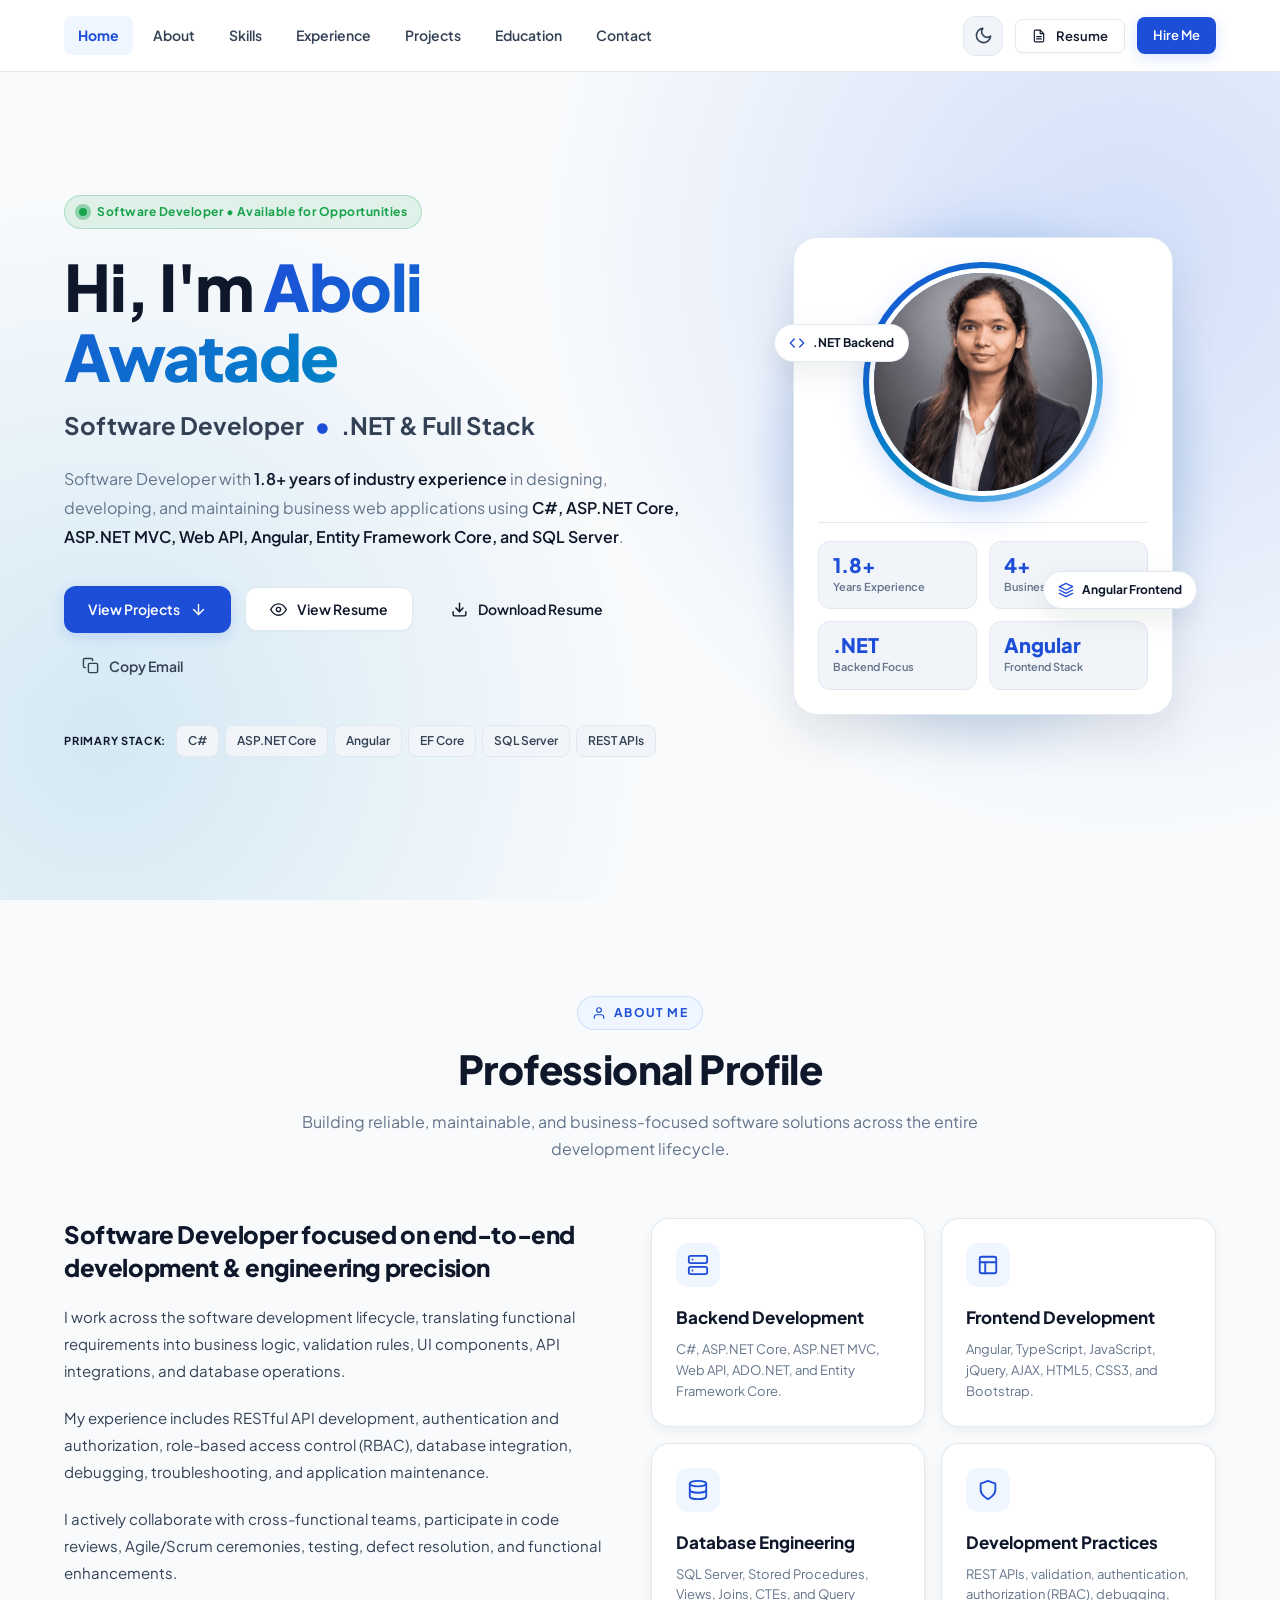
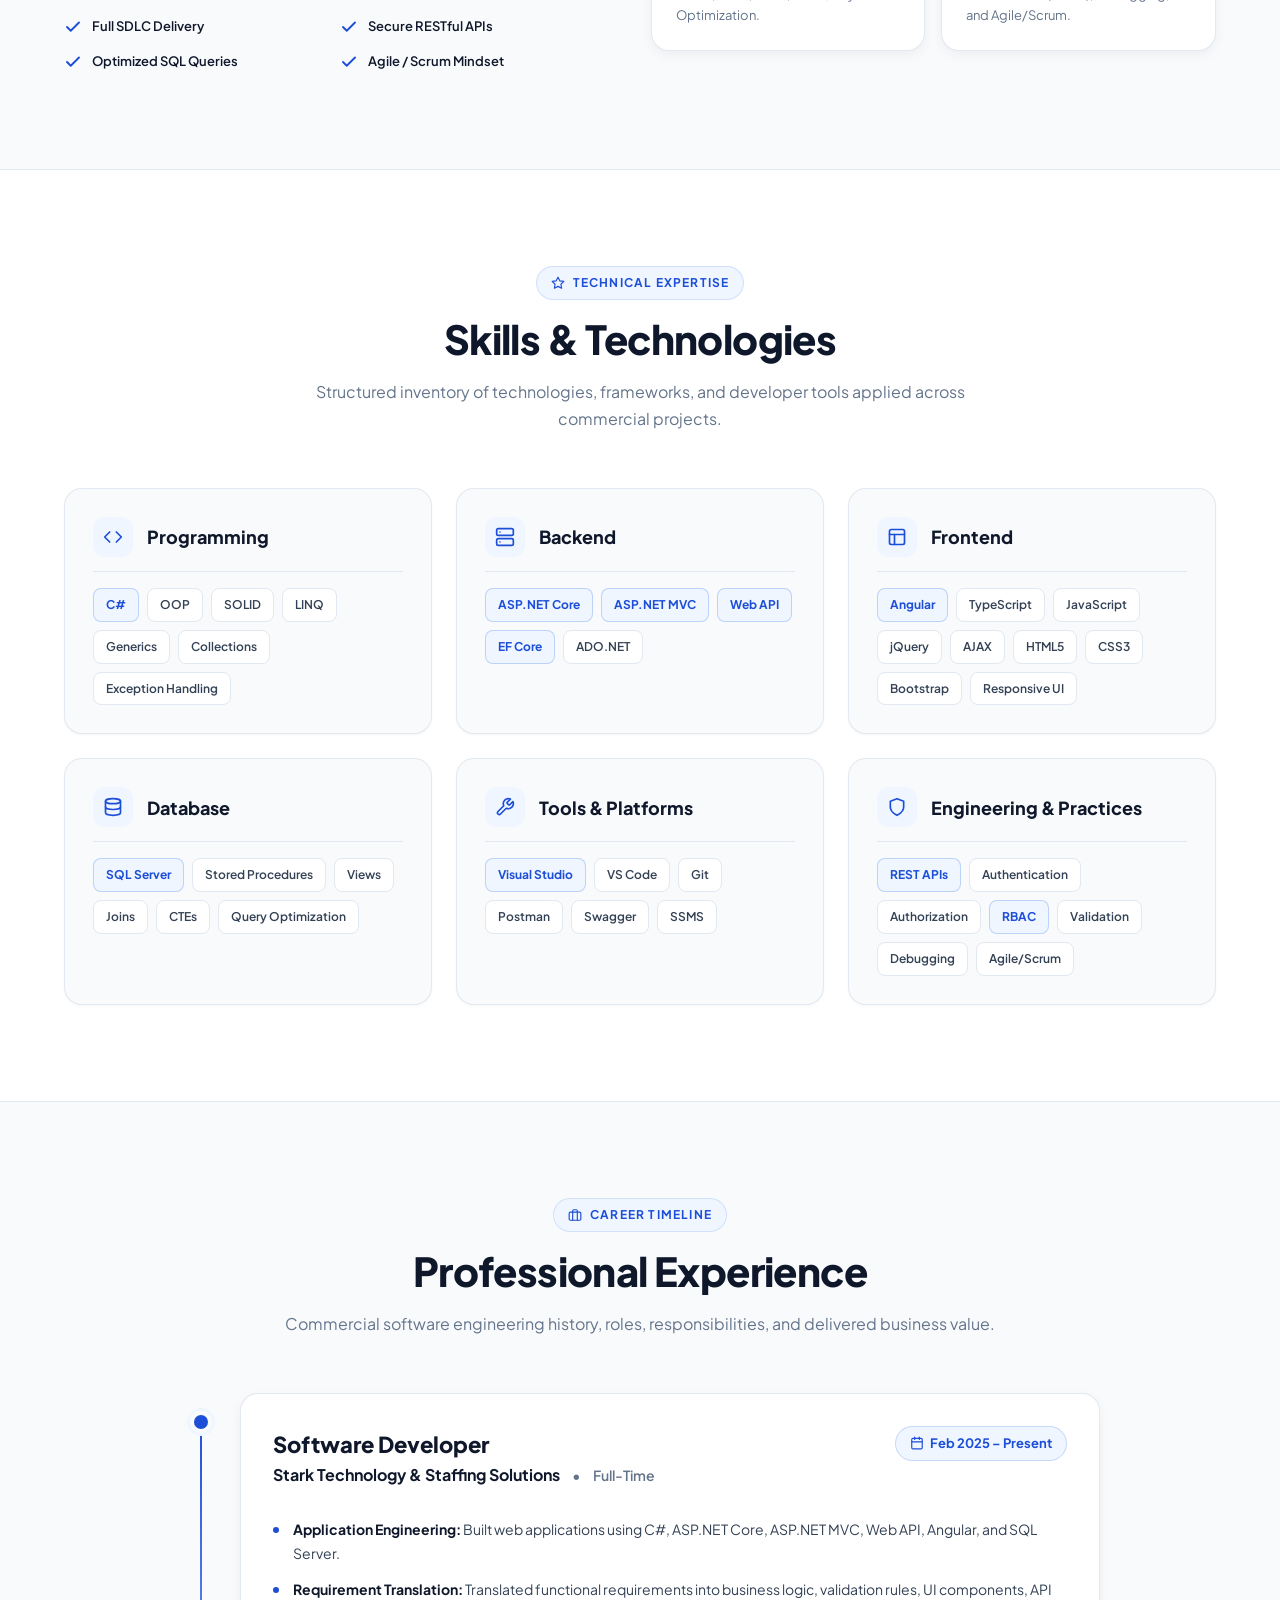
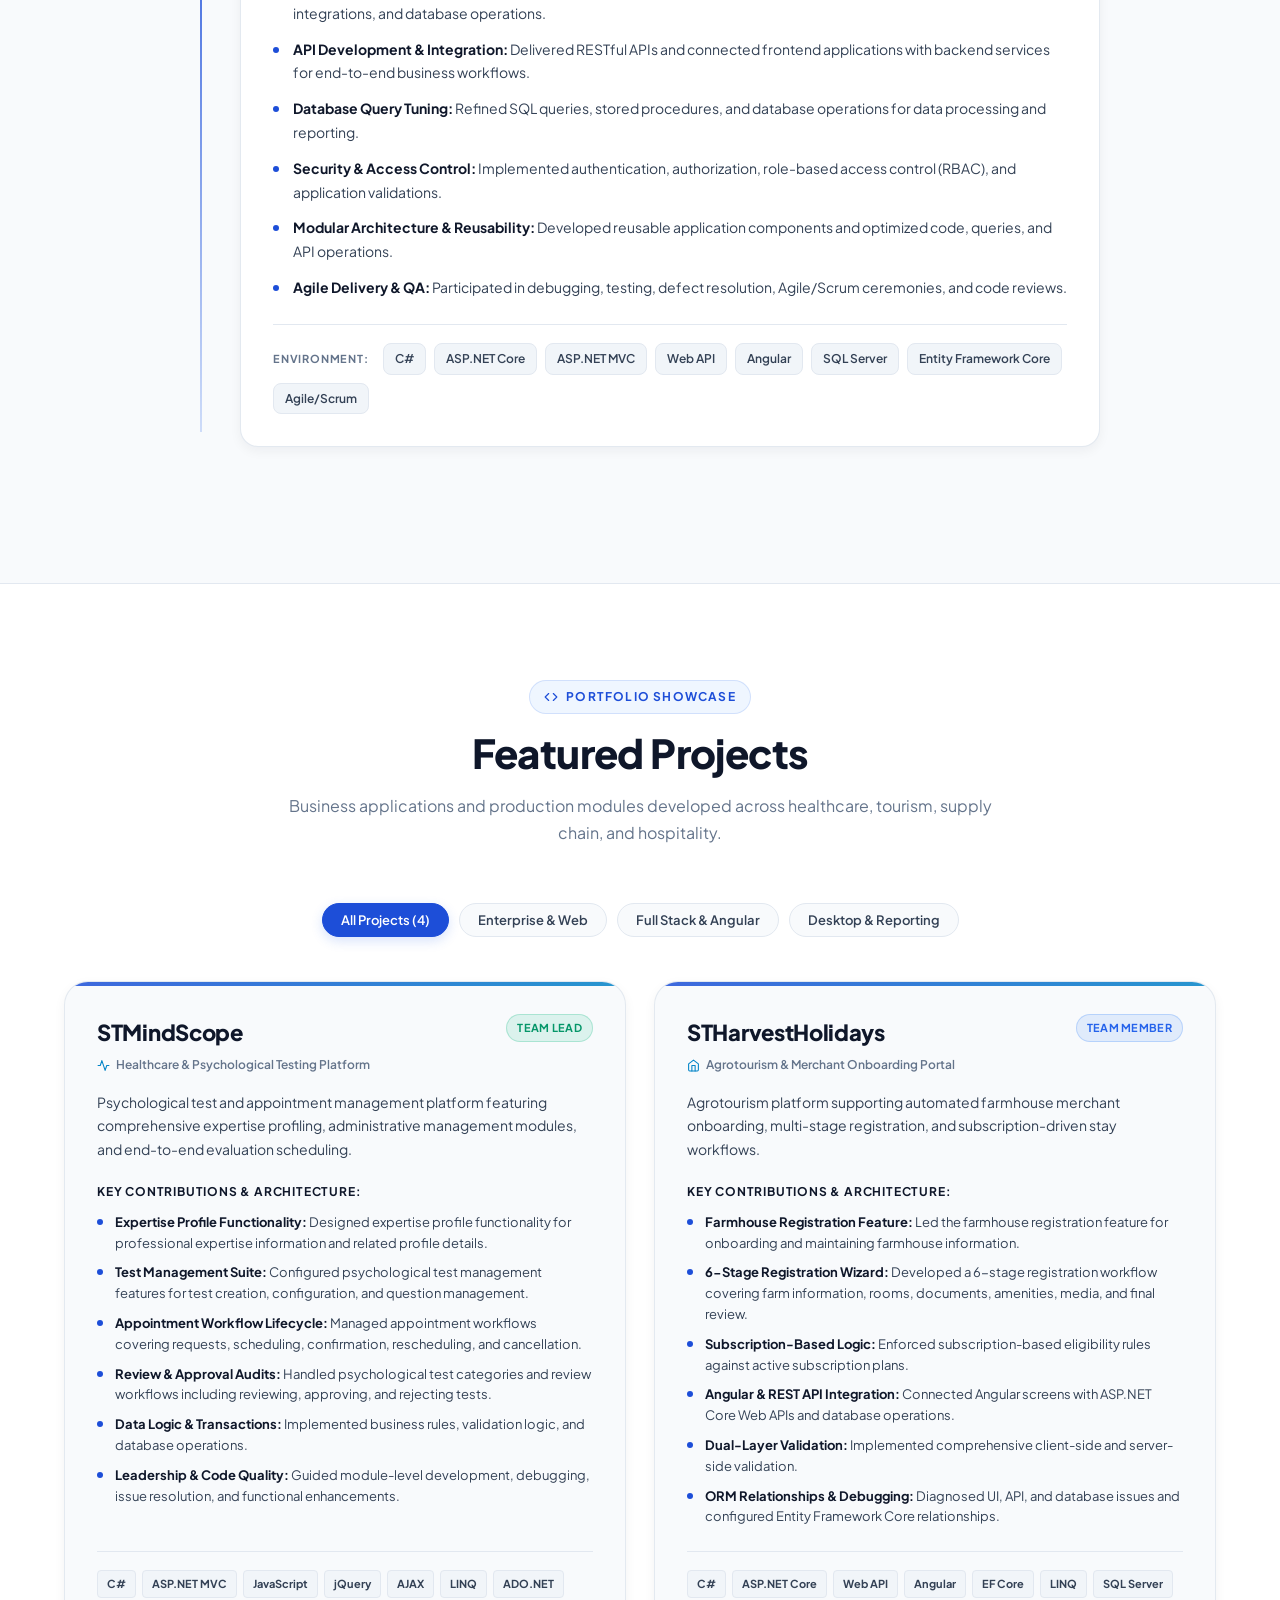
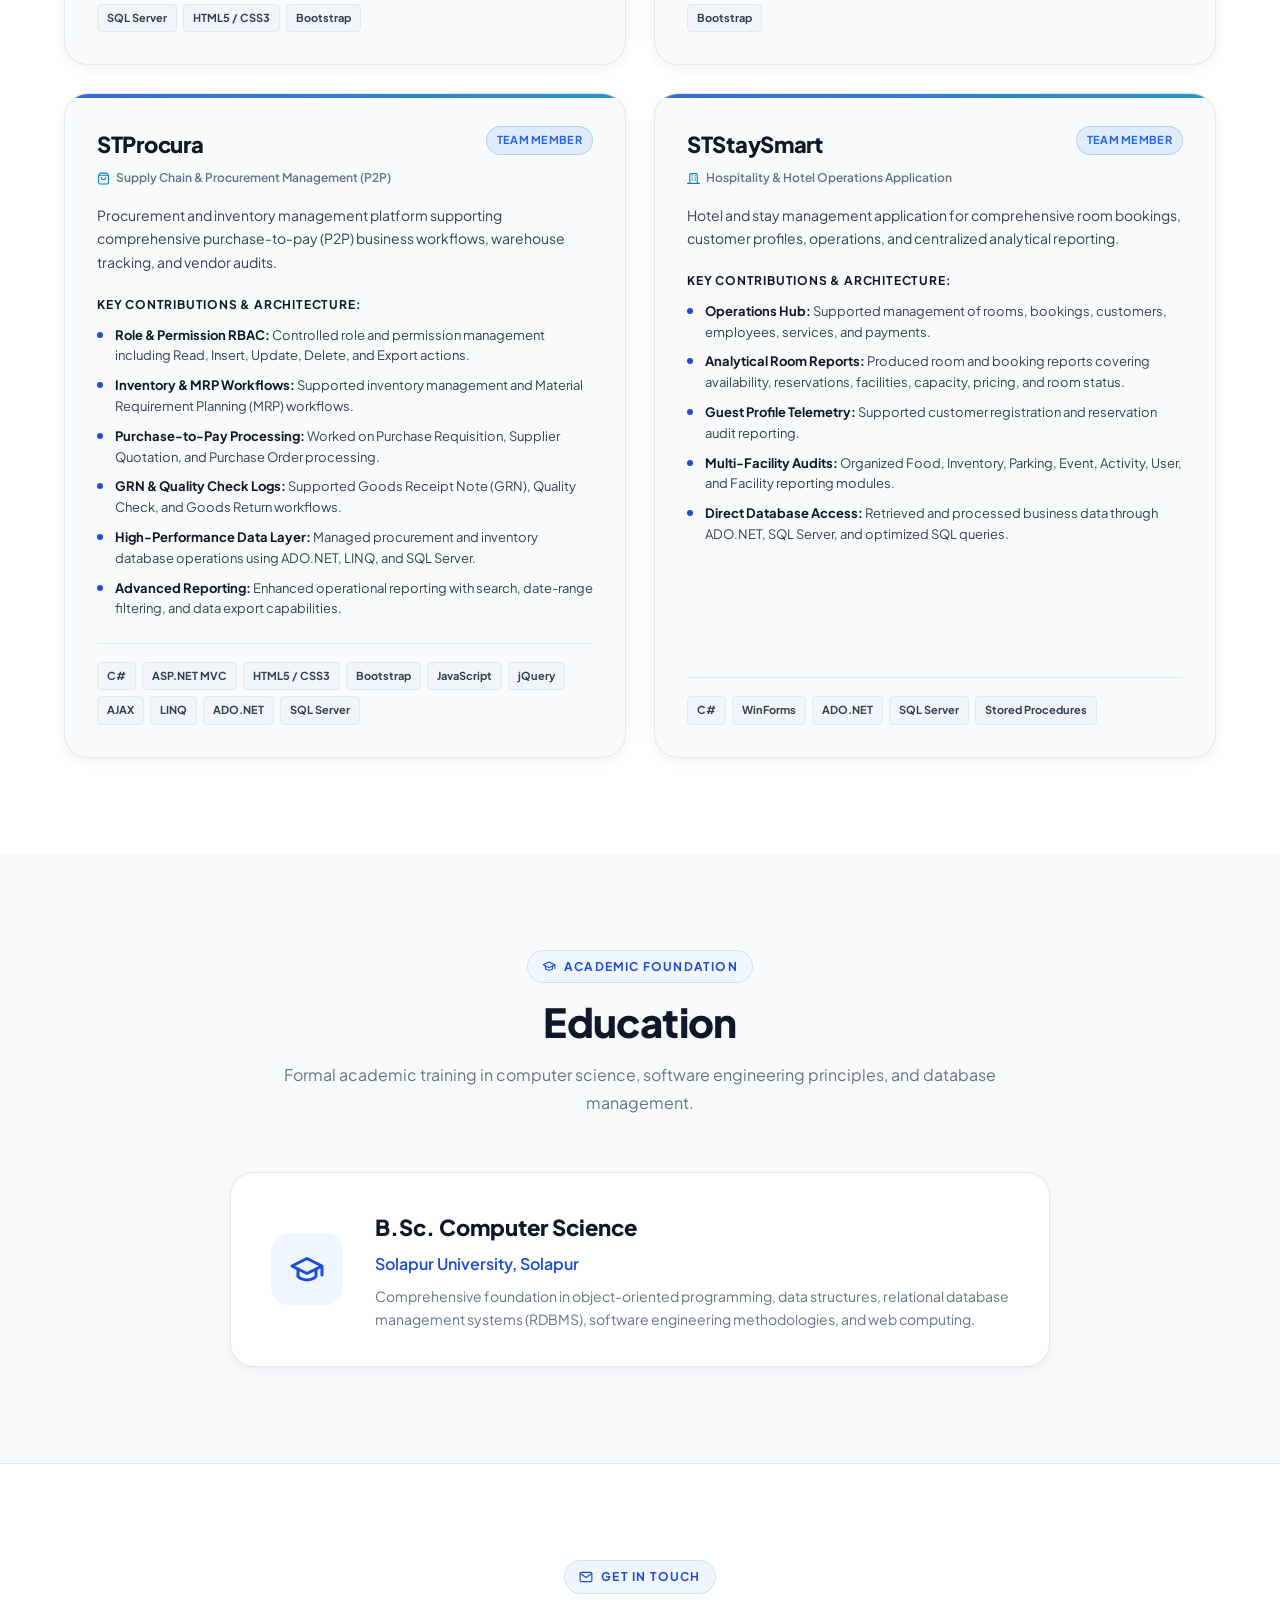
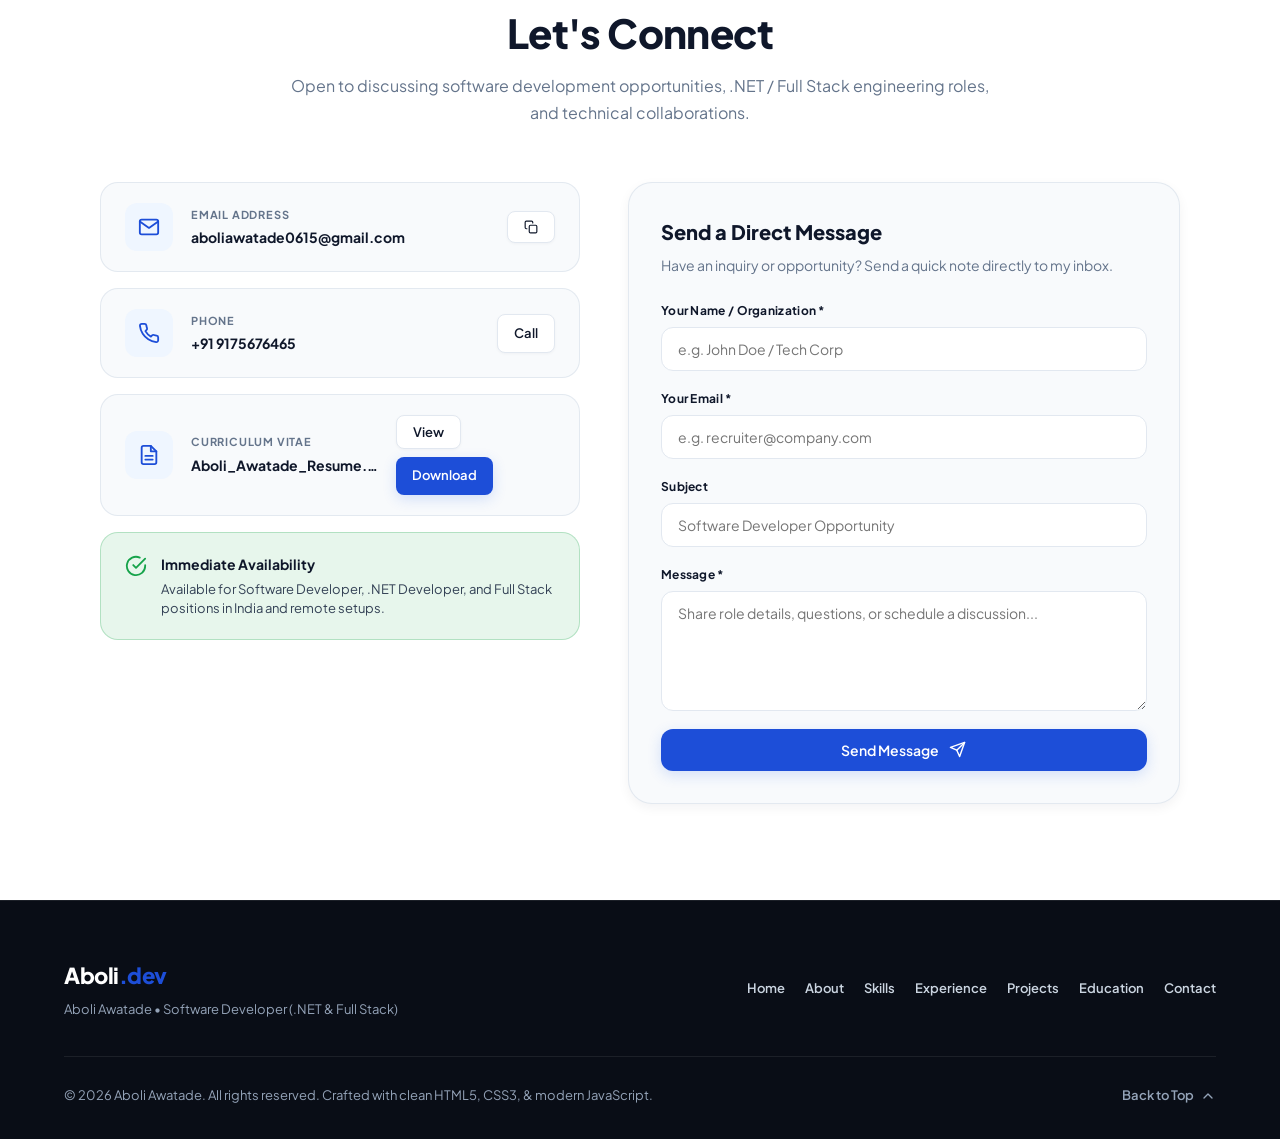
<file: index.html>
<!DOCTYPE html>
<html lang="en">

<head>
  <meta charset="UTF-8">
  <meta name="viewport" content="width=device-width, initial-scale=1.0">

  <!-- Primary Meta Tags -->
  <title>Aboli Awatade | Software Developer (.NET & Full Stack)</title>
  <meta name="title" content="Aboli Awatade | Software Developer (.NET & Full Stack)">
  <meta name="description"
    content="Software Developer with 1.8+ years of experience specializing in C#, ASP.NET Core, ASP.NET MVC, Web API, Angular, Entity Framework Core, and SQL Server.">
  <meta name="keywords"
    content="Aboli Awatade, Software Developer, .NET Developer, Full Stack Developer, C#, ASP.NET Core, ASP.NET MVC, Web API, Angular, Entity Framework Core, SQL Server, ADO.NET">
  <meta name="author" content="Aboli Awatade">
  <meta name="theme-color" content="#1d4ed8">

  <!-- Open Graph / LinkedIn / Facebook -->
  <meta property="og:type" content="website">
  <meta property="og:title" content="Aboli Awatade | Software Developer (.NET & Full Stack)">
  <meta property="og:description"
    content="Portfolio of Aboli Awatade - Software Developer with 1.8+ years of experience building enterprise web applications with C#, ASP.NET Core, Angular, and SQL Server.">
  <meta property="og:image" content="profile_Image.png">

  <!-- Twitter Meta -->
  <meta name="twitter:card" content="summary_large_image">
  <meta name="twitter:title" content="Aboli Awatade | Software Developer">
  <meta name="twitter:description"
    content="Software Developer specializing in C#, ASP.NET Core, ASP.NET MVC, Web API, Angular, and SQL Server.">
  <meta name="twitter:image" content="profile_Image.png">

  <!-- Google Fonts Preconnect & Stylesheet -->
  <link rel="preconnect" href="https://fonts.googleapis.com">
  <link rel="preconnect" href="https://fonts.gstatic.com" crossorigin>
  <link
    href="https://fonts.googleapis.com/css2?family=JetBrains+Mono:wght@500;700&family=Plus+Jakarta+Sans:wght@400;500;600;700;800&display=swap"
    rel="stylesheet">

  <!-- External Stylesheet -->
  <link rel="stylesheet" href="style.css">

  <!-- Structured JSON-LD Data for Recruiters & Search Engines -->
  <script type="application/ld+json">
  {
    "@context": "https://schema.org",
    "@type": "Person",
    "name": "Aboli Awatade",
    "jobTitle": "Software Developer",
    "description": "Software Developer with 1.8+ years of experience in C#, ASP.NET Core, ASP.NET MVC, Web API, Angular, Entity Framework Core and SQL Server.",
    "email": "aboliawatade0615@gmail.com",
    "telephone": "+919175676465",
    "worksFor": {
      "@type": "Organization",
      "name": "Stark Technology & Staffing Solutions"
    },
    "alumniOf": {
      "@type": "CollegeOrUniversity",
      "name": "Solapur University, Solapur"
    },
    "knowsAbout": [
      "C#",
      "ASP.NET Core",
      "ASP.NET MVC",
      "Web API",
      "Angular",
      "Entity Framework Core",
      "ADO.NET",
      "SQL Server",
      "LINQ",
      "RESTful APIs"
    ]
  }
  </script>
</head>

<body>

  <!-- ========================================================================
       1. STICKY NAVIGATION BAR
       ======================================================================== -->
  <header class="header">
    <div class="container nav-container">

      <!-- Desktop Navigation Links -->
      <nav class="nav-menu" aria-label="Main Navigation">
        <a href="#home" class="nav-link active">Home</a>
        <a href="#about" class="nav-link">About</a>
        <a href="#skills" class="nav-link">Skills</a>
        <a href="#experience" class="nav-link">Experience</a>
        <a href="#projects" class="nav-link">Projects</a>
        <a href="#education" class="nav-link">Education</a>
        <a href="#contact" class="nav-link">Contact</a>
      </nav>

      <!-- Header Actions (Theme Toggle & CTA) -->
      <div class="header-actions">
        <!-- Dark / Light Mode Toggle Button -->
        <button type="button" class="theme-toggle" aria-label="Toggle Color Theme" title="Toggle theme">
          <svg class="sun-icon" viewBox="0 0 24 24" fill="none" stroke="currentColor" stroke-width="2"
            stroke-linecap="round" stroke-linejoin="round">
            <circle cx="12" cy="12" r="5"></circle>
            <line x1="12" y1="1" x2="12" y2="3"></line>
            <line x1="12" y1="21" x2="12" y2="23"></line>
            <line x1="4.22" y1="4.22" x2="5.64" y2="5.64"></line>
            <line x1="18.36" y1="18.36" x2="19.78" y2="19.78"></line>
            <line x1="1" y1="12" x2="3" y2="12"></line>
            <line x1="21" y1="12" x2="23" y2="12"></line>
            <line x1="4.22" y1="19.78" x2="5.64" y2="18.36"></line>
            <line x1="18.36" y1="5.64" x2="19.78" y2="4.22"></line>
          </svg>
          <svg class="moon-icon" viewBox="0 0 24 24" fill="none" stroke="currentColor" stroke-width="2"
            stroke-linecap="round" stroke-linejoin="round">
            <path d="M21 12.79A9 9 0 1 1 11.21 3 7 7 0 0 0 21 12.79z"></path>
          </svg>
        </button>

        <!-- Resume Action (Desktop) -->
        <button type="button" class="btn btn-secondary btn-sm header-hire-btn btn-view-resume" title="Preview Resume">
          <svg viewBox="0 0 24 24" fill="none" stroke="currentColor" stroke-width="2" stroke-linecap="round"
            stroke-linejoin="round" style="width: 14px; height: 14px;">
            <path d="M14 2H6a2 2 0 0 0-2 2v16a2 2 0 0 0 2 2h12a2 2 0 0 0 2-2V8z"></path>
            <polyline points="14 2 14 8 20 8"></polyline>
            <line x1="16" y1="13" x2="8" y2="13"></line>
            <line x1="16" y1="17" x2="8" y2="17"></line>
          </svg>
          Resume
        </button>

        <!-- Direct Contact CTA (Desktop) -->
        <a href="#contact" class="btn btn-primary btn-sm header-hire-btn">
          Hire Me
        </a>

        <!-- Mobile Navigation Toggle (Hamburger) -->
        <button type="button" class="nav-toggle" aria-label="Toggle navigation menu" aria-expanded="false">
          <span></span>
          <span></span>
          <span></span>
        </button>
      </div>

    </div>

    <!-- Mobile Drawer Menu -->
    <div class="mobile-nav" aria-label="Mobile Navigation">
      <div class="mobile-nav-links">
        <a href="#home" class="mobile-nav-link active">Home</a>
        <a href="#about" class="mobile-nav-link">About</a>
        <a href="#skills" class="mobile-nav-link">Skills</a>
        <a href="#experience" class="mobile-nav-link">Experience</a>
        <a href="#projects" class="mobile-nav-link">Projects</a>
        <a href="#education" class="mobile-nav-link">Education</a>
        <a href="#contact" class="mobile-nav-link">Contact</a>
      </div>
      <div class="mobile-nav-actions">
        <button type="button" class="btn btn-secondary btn-sm btn-view-resume">
          <svg viewBox="0 0 24 24" fill="none" stroke="currentColor" stroke-width="2" stroke-linecap="round"
            stroke-linejoin="round">
            <path d="M1 12s4-8 11-8 11 8 11 8-4 8-11 8-11-8-11-8z"></path>
            <circle cx="12" cy="12" r="3"></circle>
          </svg>
          View Resume
        </button>
        <a href="resume.pdf" download="Aboli_Awatade_Resume.pdf" class="btn btn-primary btn-sm">
          <svg viewBox="0 0 24 24" fill="none" stroke="currentColor" stroke-width="2" stroke-linecap="round"
            stroke-linejoin="round">
            <path d="M21 15v4a2 2 0 0 1-2 2H5a2 2 0 0 1-2-2v-4"></path>
            <polyline points="7 10 12 15 17 10"></polyline>
            <line x1="12" y1="15" x2="12" y2="3"></line>
          </svg>
          Download Resume (.pdf)
        </a>
      </div>
    </div>
  </header>


  <!-- ========================================================================
       2. HERO SECTION
       ======================================================================== -->
  <section class="hero" id="home">
    <div class="container hero-grid">

      <!-- Left Content Column -->
      <div class="hero-content">

        <!-- Status Pill -->
        <div class="status-badge">
          <span class="pulse-dot"></span>
          <span>Software Developer &bull; Available for Opportunities</span>
        </div>

        <h1 class="hero-title">
          Hi, I'm <span class="gradient-text">Aboli Awatade</span>
        </h1>

        <div class="hero-subtitle">
          <span>Software Developer</span>
          <span class="dot-separator">&bull;</span>
          <span>.NET & Full Stack</span>
        </div>

        <p class="hero-description">
          Software Developer with <strong>1.8+ years of industry experience</strong> in designing, developing, and
          maintaining business web applications using <strong>C#, ASP.NET Core, ASP.NET MVC, Web API, Angular, Entity
            Framework Core, and SQL Server</strong>.
        </p>

        <!-- Call to Action Buttons -->
        <div class="hero-actions">
          <a href="#projects" class="btn btn-primary">
            <span>View Projects</span>
            <svg viewBox="0 0 24 24" fill="none" stroke="currentColor" stroke-width="2" stroke-linecap="round"
              stroke-linejoin="round">
              <line x1="12" y1="5" x2="12" y2="19"></line>
              <polyline points="19 12 12 19 5 12"></polyline>
            </svg>
          </a>

          <!-- View Resume button (triggers preview modal) -->
          <button type="button" class="btn btn-secondary btn-view-resume" title="Preview Resume in interactive modal">
            <svg viewBox="0 0 24 24" fill="none" stroke="currentColor" stroke-width="2" stroke-linecap="round"
              stroke-linejoin="round">
              <path d="M1 12s4-8 11-8 11 8 11 8-4 8-11 8-11-8-11-8z"></path>
              <circle cx="12" cy="12" r="3"></circle>
            </svg>
            <span>View Resume</span>
          </button>

          <!-- Download Resume link (direct file download) -->
          <a href="resume.pdf" download="Aboli_Awatade_Resume.pdf" class="btn btn-outline"
            title="Download Resume PDF directly">
            <svg viewBox="0 0 24 24" fill="none" stroke="currentColor" stroke-width="2" stroke-linecap="round"
              stroke-linejoin="round">
              <path d="M21 15v4a2 2 0 0 1-2 2H5a2 2 0 0 1-2-2v-4"></path>
              <polyline points="7 10 12 15 17 10"></polyline>
              <line x1="12" y1="15" x2="12" y2="3"></line>
            </svg>
            <span>Download Resume</span>
          </a>

          <button type="button" class="btn btn-ghost btn-copy-email" data-email="aboliawatade0615@gmail.com"
            title="Copy email to clipboard">
            <svg viewBox="0 0 24 24" fill="none" stroke="currentColor" stroke-width="2" stroke-linecap="round"
              stroke-linejoin="round">
              <rect x="9" y="9" width="13" height="13" rx="2" ry="2"></rect>
              <path d="M5 15H4a2 2 0 0 1-2-2V4a2 2 0 0 1 2-2h9a2 2 0 0 1 2 2v1"></path>
            </svg>
            <span>Copy Email</span>
            <span class="tooltip">Copy Email</span>
          </button>
        </div>

        <!-- Tech Snapshot Row -->
        <div class="hero-tech-row">
          <span class="hero-tech-label">Primary Stack:</span>
          <div class="hero-tech-badges">
            <span class="tech-pill">C#</span>
            <span class="tech-pill">ASP.NET Core</span>
            <span class="tech-pill">Angular</span>
            <span class="tech-pill">EF Core</span>
            <span class="tech-pill">SQL Server</span>
            <span class="tech-pill">REST APIs</span>
          </div>
        </div>

      </div>

      <!-- Right Visual Showcase Column -->
      <div class="hero-visual">
        <div class="profile-card-wrapper">
          <div class="profile-glow"></div>

          <div class="profile-card">
            <!-- Profile Avatar with Gradient Halo -->
            <div class="profile-image-container">
              <img src="profile_Image.png" alt="Aboli Awatade - Professional Software Developer" class="profile-image"
                width="240" height="240">
            </div>

            <!-- Floating Badges -->
            <div class="floating-chip chip-left">
              <svg viewBox="0 0 24 24" fill="none" stroke="currentColor" stroke-width="2" stroke-linecap="round"
                stroke-linejoin="round">
                <polyline points="16 18 22 12 16 6"></polyline>
                <polyline points="8 6 2 12 8 18"></polyline>
              </svg>
              <span>.NET Backend</span>
            </div>
            

            <div class="floating-chip chip-right">
              <svg viewBox="0 0 24 24" fill="none" stroke="currentColor" stroke-width="2" stroke-linecap="round"
                stroke-linejoin="round">
                <polygon points="12 2 2 7 12 12 22 7 12 2"></polygon>
                <polyline points="2 17 12 22 22 17"></polyline>
                <polyline points="2 12 12 17 22 12"></polyline>
              </svg>
              <span>Angular Frontend</span>
            </div>

            <!-- Quick Metrics Grid -->
            <div class="profile-stats-grid">
              <div class="profile-stat-box">
                <div class="profile-stat-number">1.8+</div>
                <div class="profile-stat-label">Years Experience</div>
              </div>
              <div class="profile-stat-box">
                <div class="profile-stat-number">4+</div>
                <div class="profile-stat-label">Business Projects</div>
              </div>
              <div class="profile-stat-box">
                <div class="profile-stat-number">.NET</div>
                <div class="profile-stat-label">Backend Focus</div>
              </div>
              <div class="profile-stat-box">
                <div class="profile-stat-number">Angular</div>
                <div class="profile-stat-label">Frontend Stack</div>
              </div>
            </div>

          </div>
        </div>
      </div>

    </div>
  </section>


  <!-- ========================================================================
       3. ABOUT / PROFESSIONAL PROFILE SECTION
       ======================================================================== -->
  <section class="about" id="about">
    <div class="container">

      <!-- Section Title Header -->
      <div class="section-header">
        <span class="section-tag">
          <svg viewBox="0 0 24 24" fill="none" stroke="currentColor" stroke-width="2" stroke-linecap="round"
            stroke-linejoin="round">
            <path d="M20 21v-2a4 4 0 0 0-4-4H8a4 4 0 0 0-4 4v2"></path>
            <circle cx="12" cy="7" r="4"></circle>
          </svg>
          About Me
        </span>
        <h2 class="section-title">Professional Profile</h2>
        <p class="section-desc">
          Building reliable, maintainable, and business-focused software solutions across the entire development lifecycle.
        </p>
      </div>

      <!-- About Content Grid -->
      <div class="about-grid">

        <!-- Narrative Column -->
        <div class="about-story">
          <h3 class="about-headline">
            Software Developer focused on end-to-end development & engineering precision
          </h3>

          <p>
            I work across the software development lifecycle, translating functional requirements into business logic,
            validation rules, UI components, API integrations, and database operations.
          </p>

          <p>
            My experience includes RESTful API development, authentication and authorization, role-based access control
            (RBAC), database integration, debugging, troubleshooting, and application maintenance.
          </p>

          <p>
            I actively collaborate with cross-functional teams, participate in code reviews, Agile/Scrum ceremonies,
            testing, defect resolution, and functional enhancements.
          </p>

          <!-- Core Attributes Checklist -->
          <div class="about-keypoints">
            <div class="about-point">
              <svg viewBox="0 0 24 24" fill="none" stroke="currentColor" stroke-width="2.5" stroke-linecap="round"
                stroke-linejoin="round">
                <polyline points="20 6 9 17 4 12"></polyline>
              </svg>
              <span>Full SDLC Delivery</span>
            </div>
            <div class="about-point">
              <svg viewBox="0 0 24 24" fill="none" stroke="currentColor" stroke-width="2.5" stroke-linecap="round"
                stroke-linejoin="round">
                <polyline points="20 6 9 17 4 12"></polyline>
              </svg>
              <span>Secure RESTful APIs</span>
            </div>
            <div class="about-point">
              <svg viewBox="0 0 24 24" fill="none" stroke="currentColor" stroke-width="2.5" stroke-linecap="round"
                stroke-linejoin="round">
                <polyline points="20 6 9 17 4 12"></polyline>
              </svg>
              <span>Optimized SQL Queries</span>
            </div>
            <div class="about-point">
              <svg viewBox="0 0 24 24" fill="none" stroke="currentColor" stroke-width="2.5" stroke-linecap="round"
                stroke-linejoin="round">
                <polyline points="20 6 9 17 4 12"></polyline>
              </svg>
              <span>Agile / Scrum Mindset</span>
            </div>
          </div>
        </div>

        <!-- 4 Pillars Grid -->
        <div class="pillars-grid">

          <div class="pillar-card">
            <div class="pillar-icon-box">
              <svg viewBox="0 0 24 24" fill="none" stroke="currentColor" stroke-width="2" stroke-linecap="round"
                stroke-linejoin="round">
                <rect x="2" y="2" width="20" height="8" rx="2" ry="2"></rect>
                <rect x="2" y="14" width="20" height="8" rx="2" ry="2"></rect>
                <line x1="6" y1="6" x2="6.01" y2="6"></line>
                <line x1="6" y1="18" x2="6.01" y2="18"></line>
              </svg>
            </div>
            <h3>Backend Development</h3>
            <p>C#, ASP.NET Core, ASP.NET MVC, Web API, ADO.NET, and Entity Framework Core.</p>
          </div>

          <div class="pillar-card">
            <div class="pillar-icon-box">
              <svg viewBox="0 0 24 24" fill="none" stroke="currentColor" stroke-width="2" stroke-linecap="round"
                stroke-linejoin="round">
                <rect x="3" y="3" width="18" height="18" rx="2" ry="2"></rect>
                <line x1="3" y1="9" x2="21" y2="9"></line>
                <line x1="9" y1="21" x2="9" y2="9"></line>
              </svg>
            </div>
            <h3>Frontend Development</h3>
            <p>Angular, TypeScript, JavaScript, jQuery, AJAX, HTML5, CSS3, and Bootstrap.</p>
          </div>

          <div class="pillar-card">
            <div class="pillar-icon-box">
              <svg viewBox="0 0 24 24" fill="none" stroke="currentColor" stroke-width="2" stroke-linecap="round"
                stroke-linejoin="round">
                <ellipse cx="12" cy="5" rx="9" ry="3"></ellipse>
                <path d="M21 12c0 1.66-4 3-9 3s-9-1.34-9-3"></path>
                <path d="M3 5v14c0 1.66 4 3 9 3s9-1.34 9-3V5"></path>
              </svg>
            </div>
            <h3>Database Engineering</h3>
            <p>SQL Server, Stored Procedures, Views, Joins, CTEs, and Query Optimization.</p>
          </div>

          <div class="pillar-card">
            <div class="pillar-icon-box">
              <svg viewBox="0 0 24 24" fill="none" stroke="currentColor" stroke-width="2" stroke-linecap="round"
                stroke-linejoin="round">
                <path d="M12 22s8-4 8-10V5l-8-3-8 3v7c0 6 8 10 8 10z"></path>
              </svg>
            </div>
            <h3>Development Practices</h3>
            <p>REST APIs, validation, authentication, authorization (RBAC), debugging, and Agile/Scrum.</p>
          </div>

        </div>

      </div>

    </div>
  </section>


  <!-- ========================================================================
       4. TECHNICAL SKILLS SECTION
       ======================================================================== -->
  <section class="skills-section" id="skills">
    <div class="container">

      <!-- Section Title Header -->
      <div class="section-header">
        <span class="section-tag">
          <svg viewBox="0 0 24 24" fill="none" stroke="currentColor" stroke-width="2" stroke-linecap="round"
            stroke-linejoin="round">
            <polygon points="12 2 15.09 8.26 22 9.27 17 14.14 18.18 21.02 12 17.77 5.82 21.02 7 14.14 2 9.27 8.91 8.26 12 2"></polygon>
          </svg>
          Technical Expertise
        </span>
        <h2 class="section-title">Skills & Technologies</h2>
        <p class="section-desc">
          Structured inventory of technologies, frameworks, and developer tools applied across commercial projects.
        </p>
      </div>

      <!-- Skills Cards Grid (6 Categories) -->
      <div class="skills-grid">

        <!-- 1. Programming -->
        <div class="skill-category-card">
          <div class="skill-category-header">
            <div class="skill-icon-bubble">
              <svg viewBox="0 0 24 24" fill="none" stroke="currentColor" stroke-width="2" stroke-linecap="round"
                stroke-linejoin="round">
                <polyline points="16 18 22 12 16 6"></polyline>
                <polyline points="8 6 2 12 8 18"></polyline>
              </svg>
            </div>
            <h3>Programming</h3>
          </div>
          <div class="skill-tags-cloud">
            <span class="skill-badge highlight">C#</span>
            <span class="skill-badge">OOP</span>
            <span class="skill-badge">SOLID</span>
            <span class="skill-badge">LINQ</span>
            <span class="skill-badge">Generics</span>
            <span class="skill-badge">Collections</span>
            <span class="skill-badge">Exception Handling</span>
          </div>
        </div>

        <!-- 2. Backend -->
        <div class="skill-category-card">
          <div class="skill-category-header">
            <div class="skill-icon-bubble">
              <svg viewBox="0 0 24 24" fill="none" stroke="currentColor" stroke-width="2" stroke-linecap="round"
                stroke-linejoin="round">
                <rect x="2" y="2" width="20" height="8" rx="2" ry="2"></rect>
                <rect x="2" y="14" width="20" height="8" rx="2" ry="2"></rect>
                <line x1="6" y1="6" x2="6.01" y2="6"></line>
                <line x1="6" y1="18" x2="6.01" y2="18"></line>
              </svg>
            </div>
            <h3>Backend</h3>
          </div>
          <div class="skill-tags-cloud">
            <span class="skill-badge highlight">ASP.NET Core</span>
            <span class="skill-badge highlight">ASP.NET MVC</span>
            <span class="skill-badge highlight">Web API</span>
            <span class="skill-badge highlight">EF Core</span>
            <span class="skill-badge">ADO.NET</span>
          </div>
        </div>

        <!-- 3. Frontend -->
        <div class="skill-category-card">
          <div class="skill-category-header">
            <div class="skill-icon-bubble">
              <svg viewBox="0 0 24 24" fill="none" stroke="currentColor" stroke-width="2" stroke-linecap="round"
                stroke-linejoin="round">
                <rect x="3" y="3" width="18" height="18" rx="2" ry="2"></rect>
                <line x1="3" y1="9" x2="21" y2="9"></line>
                <line x1="9" y1="21" x2="9" y2="9"></line>
              </svg>
            </div>
            <h3>Frontend</h3>
          </div>
          <div class="skill-tags-cloud">
            <span class="skill-badge highlight">Angular</span>
            <span class="skill-badge">TypeScript</span>
            <span class="skill-badge">JavaScript</span>
            <span class="skill-badge">jQuery</span>
            <span class="skill-badge">AJAX</span>
            <span class="skill-badge">HTML5</span>
            <span class="skill-badge">CSS3</span>
            <span class="skill-badge">Bootstrap</span>
            <span class="skill-badge">Responsive UI</span>
          </div>
        </div>

        <!-- 4. Database -->
        <div class="skill-category-card">
          <div class="skill-category-header">
            <div class="skill-icon-bubble">
              <svg viewBox="0 0 24 24" fill="none" stroke="currentColor" stroke-width="2" stroke-linecap="round"
                stroke-linejoin="round">
                <ellipse cx="12" cy="5" rx="9" ry="3"></ellipse>
                <path d="M21 12c0 1.66-4 3-9 3s-9-1.34-9-3"></path>
                <path d="M3 5v14c0 1.66 4 3 9 3s9-1.34 9-3V5"></path>
              </svg>
            </div>
            <h3>Database</h3>
          </div>
          <div class="skill-tags-cloud">
            <span class="skill-badge highlight">SQL Server</span>
            <span class="skill-badge">Stored Procedures</span>
            <span class="skill-badge">Views</span>
            <span class="skill-badge">Joins</span>
            <span class="skill-badge">CTEs</span>
            <span class="skill-badge">Query Optimization</span>
          </div>
        </div>

        <!-- 5. Frameworks & Tools -->
        <div class="skill-category-card">
          <div class="skill-category-header">
            <div class="skill-icon-bubble">
              <svg viewBox="0 0 24 24" fill="none" stroke="currentColor" stroke-width="2" stroke-linecap="round"
                stroke-linejoin="round">
                <path
                  d="M14.7 6.3a1 1 0 0 0 0 1.4l1.6 1.6a1 1 0 0 0 1.4 0l3.77-3.77a6 6 0 0 1-7.94 7.94l-6.91 6.91a2.12 2.12 0 0 1-3-3l6.91-6.91a6 6 0 0 1 7.94-7.94l-3.76 3.76z"></path>
              </svg>
            </div>
            <h3>Tools & Platforms</h3>
          </div>
          <div class="skill-tags-cloud">
            <span class="skill-badge highlight">Visual Studio</span>
            <span class="skill-badge">VS Code</span>
            <span class="skill-badge">Git</span>
            <span class="skill-badge">Postman</span>
            <span class="skill-badge">Swagger</span>
            <span class="skill-badge">SSMS</span>
          </div>
        </div>

        <!-- 6. Engineering & Architecture -->
        <div class="skill-category-card">
          <div class="skill-category-header">
            <div class="skill-icon-bubble">
              <svg viewBox="0 0 24 24" fill="none" stroke="currentColor" stroke-width="2" stroke-linecap="round"
                stroke-linejoin="round">
                <path d="M12 22s8-4 8-10V5l-8-3-8 3v7c0 6 8 10 8 10z"></path>
              </svg>
            </div>
            <h3>Engineering & Practices</h3>
          </div>
          <div class="skill-tags-cloud">
            <span class="skill-badge highlight">REST APIs</span>
            <span class="skill-badge">Authentication</span>
            <span class="skill-badge">Authorization</span>
            <span class="skill-badge highlight">RBAC</span>
            <span class="skill-badge">Validation</span>
            <span class="skill-badge">Debugging</span>
            <span class="skill-badge">Agile/Scrum</span>
          </div>
        </div>

      </div>

    </div>
  </section>


  <!-- ========================================================================
       5. PROFESSIONAL EXPERIENCE SECTION
       ======================================================================== -->
  <section class="experience-section" id="experience">
    <div class="container">

      <!-- Section Title Header -->
      <div class="section-header">
        <span class="section-tag">
          <svg viewBox="0 0 24 24" fill="none" stroke="currentColor" stroke-width="2" stroke-linecap="round"
            stroke-linejoin="round">
            <rect x="2" y="7" width="20" height="14" rx="2" ry="2"></rect>
            <path d="M16 21V5a2 2 0 0 0-2-2h-4a2 2 0 0 0-2 2v16"></path>
          </svg>
          Career Timeline
        </span>
        <h2 class="section-title">Professional Experience</h2>
        <p class="section-desc">
          Commercial software engineering history, roles, responsibilities, and delivered business value.
        </p>
      </div>

      <!-- Experience Timeline -->
      <div class="experience-timeline">
        <div class="timeline-line"></div>

        <!-- Current Role Card -->
        <div class="timeline-card">
          <div class="timeline-node"></div>

          <div class="experience-box">

            <div class="experience-box-header">
              <div>
                <h3 class="experience-role-title">Software Developer</h3>
                <div class="experience-company-row">
                  <span class="company-name">Stark Technology & Staffing Solutions</span>
                  <span class="company-dot">&bull;</span>
                  <span>Full-Time</span>
                </div>
              </div>

              <div class="experience-tenure">
                <svg width="14" height="14" viewBox="0 0 24 24" fill="none" stroke="currentColor" stroke-width="2"
                  stroke-linecap="round" stroke-linejoin="round">
                  <rect x="3" y="4" width="18" height="18" rx="2" ry="2"></rect>
                  <line x1="16" y1="2" x2="16" y2="6"></line>
                  <line x1="8" y1="2" x2="8" y2="6"></line>
                  <line x1="3" y1="10" x2="21" y2="10"></line>
                </svg>
                <span>Feb 2025 – Present</span>
              </div>
            </div>

            <!-- Bullet Points with Bold Action Lead-ins -->
            <ul class="experience-bullets">
              <li>
                <strong>Application Engineering:</strong> Built web applications using C#, ASP.NET Core, ASP.NET MVC,
                Web API, Angular, and SQL Server.
              </li>
              <li>
                <strong>Requirement Translation:</strong> Translated functional requirements into business logic,
                validation rules, UI components, API integrations, and database operations.
              </li>
              <li>
                <strong>API Development & Integration:</strong> Delivered RESTful APIs and connected frontend
                applications with backend services for end-to-end business workflows.
              </li>
              <li>
                <strong>Database Query Tuning:</strong> Refined SQL queries, stored procedures, and database operations
                for data processing and reporting.
              </li>
              <li>
                <strong>Security & Access Control:</strong> Implemented authentication, authorization, role-based access
                control (RBAC), and application validations.
              </li>
              <li>
                <strong>Modular Architecture & Reusability:</strong> Developed reusable application components and
                optimized code, queries, and API operations.
              </li>
              <li>
                <strong>Agile Delivery & QA:</strong> Participated in debugging, testing, defect resolution, Agile/Scrum
                ceremonies, and code reviews.
              </li>
            </ul>

            <!-- Tech Footer -->
            <div class="experience-footer-tech">
              <span class="experience-tech-label">Environment:</span>
              <span class="tech-pill">C#</span>
              <span class="tech-pill">ASP.NET Core</span>
              <span class="tech-pill">ASP.NET MVC</span>
              <span class="tech-pill">Web API</span>
              <span class="tech-pill">Angular</span>
              <span class="tech-pill">SQL Server</span>
              <span class="tech-pill">Entity Framework Core</span>
              <span class="tech-pill">Agile/Scrum</span>
            </div>

          </div>
        </div>

      </div>

    </div>
  </section>


  <!-- ========================================================================
       6. FEATURED PROJECTS SECTION
       ======================================================================== -->
  <section class="projects-section" id="projects">
    <div class="container">

      <!-- Section Title Header -->
      <div class="section-header">
        <span class="section-tag">
          <svg viewBox="0 0 24 24" fill="none" stroke="currentColor" stroke-width="2" stroke-linecap="round"
            stroke-linejoin="round">
            <polyline points="16 18 22 12 16 6"></polyline>
            <polyline points="8 6 2 12 8 18"></polyline>
          </svg>
          Portfolio Showcase
        </span>
        <h2 class="section-title">Featured Projects</h2>
        <p class="section-desc">
          Business applications and production modules developed across healthcare, tourism, supply chain, and hospitality.
        </p>
      </div>

      <!-- Recruiter Filter Buttons -->
      <div class="project-filters">
        <button type="button" class="filter-btn active" data-filter="all">All Projects (4)</button>
        <button type="button" class="filter-btn" data-filter="web">Enterprise & Web</button>
        <button type="button" class="filter-btn" data-filter="angular">Full Stack & Angular</button>
        <button type="button" class="filter-btn" data-filter="desktop">Desktop & Reporting</button>
      </div>

      <!-- Projects Grid (4 Comprehensive Cards) -->
      <div class="projects-grid">

        <!-- PROJECT 1: STMindScope -->
        <article class="project-card" data-category="web">
          <div class="project-card-header">
            <div class="project-card-title-group">
              <h3>STMindScope</h3>
              <div class="project-domain-tag">
                <svg viewBox="0 0 24 24" fill="none" stroke="currentColor" stroke-width="2" stroke-linecap="round"
                  stroke-linejoin="round">
                  <path d="M22 12h-4l-3 9L9 3l-3 9H2"></path>
                </svg>
                <span>Healthcare & Psychological Testing Platform</span>
              </div>
            </div>
            <span class="badge-role badge-lead">Team Lead</span>
          </div>

          <p class="project-card-description">
            Psychological test and appointment management platform featuring comprehensive expertise profiling,
            administrative management modules, and end-to-end evaluation scheduling.
          </p>

          <div class="project-highlights-title">Key Contributions & Architecture:</div>
          <ul class="project-highlights-list">
            <li>
              <strong>Expertise Profile Functionality:</strong> Designed expertise profile functionality for
              professional expertise information and related profile details.
            </li>
            <li>
              <strong>Test Management Suite:</strong> Configured psychological test management features for test
              creation, configuration, and question management.
            </li>
            <li>
              <strong>Appointment Workflow Lifecycle:</strong> Managed appointment workflows covering requests,
              scheduling, confirmation, rescheduling, and cancellation.
            </li>
            <li>
              <strong>Review & Approval Audits:</strong> Handled psychological test categories and review workflows
              including reviewing, approving, and rejecting tests.
            </li>
            <li>
              <strong>Data Logic & Transactions:</strong> Implemented business rules, validation logic, and database
              operations.
            </li>
            <li>
              <strong>Leadership & Code Quality:</strong> Guided module-level development, debugging, issue resolution,
              and functional enhancements.
            </li>
          </ul>

          <div class="project-tech-stack">
            <span class="tech-tag">C#</span>
            <span class="tech-tag">ASP.NET MVC</span>
            <span class="tech-tag">JavaScript</span>
            <span class="tech-tag">jQuery</span>
            <span class="tech-tag">AJAX</span>
            <span class="tech-tag">LINQ</span>
            <span class="tech-tag">ADO.NET</span>
            <span class="tech-tag">SQL Server</span>
            <span class="tech-tag">HTML5 / CSS3</span>
            <span class="tech-tag">Bootstrap</span>
          </div>
        </article>

        <!-- PROJECT 2: STHarvestHolidays -->
        <article class="project-card" data-category="web angular">
          <div class="project-card-header">
            <div class="project-card-title-group">
              <h3>STHarvestHolidays</h3>
              <div class="project-domain-tag">
                <svg viewBox="0 0 24 24" fill="none" stroke="currentColor" stroke-width="2" stroke-linecap="round"
                  stroke-linejoin="round">
                  <path d="M3 9l9-7 9 7v11a2 2 0 0 1-2 2H5a2 2 0 0 1-2-2z"></path>
                  <polyline points="9 22 9 12 15 12 15 22"></polyline>
                </svg>
                <span>Agrotourism & Merchant Onboarding Portal</span>
              </div>
            </div>
            <span class="badge-role badge-member">Team Member</span>
          </div>

          <p class="project-card-description">
            Agrotourism platform supporting automated farmhouse merchant onboarding, multi-stage registration, and
            subscription-driven stay workflows.
          </p>

          <div class="project-highlights-title">Key Contributions & Architecture:</div>
          <ul class="project-highlights-list">
            <li>
              <strong>Farmhouse Registration Feature:</strong> Led the farmhouse registration feature for onboarding
              and maintaining farmhouse information.
            </li>
            <li>
              <strong>6-Stage Registration Wizard:</strong> Developed a 6-stage registration workflow covering farm
              information, rooms, documents, amenities, media, and final review.
            </li>
            <li>
              <strong>Subscription-Based Logic:</strong> Enforced subscription-based eligibility rules against active
              subscription plans.
            </li>
            <li>
              <strong>Angular & REST API Integration:</strong> Connected Angular screens with ASP.NET Core Web APIs and
              database operations.
            </li>
            <li>
              <strong>Dual-Layer Validation:</strong> Implemented comprehensive client-side and server-side validation.
            </li>
            <li>
              <strong>ORM Relationships & Debugging:</strong> Diagnosed UI, API, and database issues and configured
              Entity Framework Core relationships.
            </li>
          </ul>

          <div class="project-tech-stack">
            <span class="tech-tag">C#</span>
            <span class="tech-tag">ASP.NET Core</span>
            <span class="tech-tag">Web API</span>
            <span class="tech-tag">Angular</span>
            <span class="tech-tag">EF Core</span>
            <span class="tech-tag">LINQ</span>
            <span class="tech-tag">SQL Server</span>
            <span class="tech-tag">Bootstrap</span>
          </div>
        </article>

        <!-- PROJECT 3: STProcura -->
        <article class="project-card" data-category="web">
          <div class="project-card-header">
            <div class="project-card-title-group">
              <h3>STProcura</h3>
              <div class="project-domain-tag">
                <svg viewBox="0 0 24 24" fill="none" stroke="currentColor" stroke-width="2" stroke-linecap="round"
                  stroke-linejoin="round">
                  <path d="M6 2L3 6v14a2 2 0 0 0 2 2h14a2 2 0 0 0 2-2V6l-3-4z"></path>
                  <line x1="3" y1="6" x2="21" y2="6"></line>
                  <path d="M16 10a4 4 0 0 1-8 0"></path>
                </svg>
                <span>Supply Chain & Procurement Management (P2P)</span>
              </div>
            </div>
            <span class="badge-role badge-member">Team Member</span>
          </div>

          <p class="project-card-description">
            Procurement and inventory management platform supporting comprehensive purchase-to-pay (P2P) business
            workflows, warehouse tracking, and vendor audits.
          </p>

          <div class="project-highlights-title">Key Contributions & Architecture:</div>
          <ul class="project-highlights-list">
            <li>
              <strong>Role & Permission RBAC:</strong> Controlled role and permission management including Read, Insert,
              Update, Delete, and Export actions.
            </li>
            <li>
              <strong>Inventory & MRP Workflows:</strong> Supported inventory management and Material Requirement
              Planning (MRP) workflows.
            </li>
            <li>
              <strong>Purchase-to-Pay Processing:</strong> Worked on Purchase Requisition, Supplier Quotation, and
              Purchase Order processing.
            </li>
            <li>
              <strong>GRN & Quality Check Logs:</strong> Supported Goods Receipt Note (GRN), Quality Check, and Goods
              Return workflows.
            </li>
            <li>
              <strong>High-Performance Data Layer:</strong> Managed procurement and inventory database operations using
              ADO.NET, LINQ, and SQL Server.
            </li>
            <li>
              <strong>Advanced Reporting:</strong> Enhanced operational reporting with search, date-range filtering, and
              data export capabilities.
            </li>
          </ul>

          <div class="project-tech-stack">
            <span class="tech-tag">C#</span>
            <span class="tech-tag">ASP.NET MVC</span>
            <span class="tech-tag">HTML5 / CSS3</span>
            <span class="tech-tag">Bootstrap</span>
            <span class="tech-tag">JavaScript</span>
            <span class="tech-tag">jQuery</span>
            <span class="tech-tag">AJAX</span>
            <span class="tech-tag">LINQ</span>
            <span class="tech-tag">ADO.NET</span>
            <span class="tech-tag">SQL Server</span>
          </div>
        </article>

        <!-- PROJECT 4: STStaySmart -->
        <article class="project-card" data-category="desktop">
          <div class="project-card-header">
            <div class="project-card-title-group">
              <h3>STStaySmart</h3>
              <div class="project-domain-tag">
                <svg viewBox="0 0 24 24" fill="none" stroke="currentColor" stroke-width="2" stroke-linecap="round"
                  stroke-linejoin="round">
                  <path d="M19 21V5a2 2 0 0 0-2-2H7a2 2 0 0 0-2 2v16"></path>
                  <line x1="1" y1="21" x2="23" y2="21"></line>
                  <path d="M9 7h1"></path>
                  <path d="M9 11h1"></path>
                  <path d="M9 15h1"></path>
                  <path d="M15 7h1"></path>
                  <path d="M15 11h1"></path>
                  <path d="M15 15h1"></path>
                </svg>
                <span>Hospitality & Hotel Operations Application</span>
              </div>
            </div>
            <span class="badge-role badge-member">Team Member</span>
          </div>

          <p class="project-card-description">
            Hotel and stay management application for comprehensive room bookings, customer profiles, operations, and
            centralized analytical reporting.
          </p>

          <div class="project-highlights-title">Key Contributions & Architecture:</div>
          <ul class="project-highlights-list">
            <li>
              <strong>Operations Hub:</strong> Supported management of rooms, bookings, customers, employees, services,
              and payments.
            </li>
            <li>
              <strong>Analytical Room Reports:</strong> Produced room and booking reports covering availability,
              reservations, facilities, capacity, pricing, and room status.
            </li>
            <li>
              <strong>Guest Profile Telemetry:</strong> Supported customer registration and reservation audit reporting.
            </li>
            <li>
              <strong>Multi-Facility Audits:</strong> Organized Food, Inventory, Parking, Event, Activity, User, and
              Facility reporting modules.
            </li>
            <li>
              <strong>Direct Database Access:</strong> Retrieved and processed business data through ADO.NET, SQL
              Server, and optimized SQL queries.
            </li>
          </ul>

          <div class="project-tech-stack">
            <span class="tech-tag">C#</span>
            <span class="tech-tag">WinForms</span>
            <span class="tech-tag">ADO.NET</span>
            <span class="tech-tag">SQL Server</span>
            <span class="tech-tag">Stored Procedures</span>
          </div>
        </article>

      </div>

    </div>
  </section>


  <!-- ========================================================================
       7. EDUCATION SECTION
       ======================================================================== -->
  <section class="education-section" id="education">
    <div class="container">

      <!-- Section Title Header -->
      <div class="section-header">
        <span class="section-tag">
          <svg viewBox="0 0 24 24" fill="none" stroke="currentColor" stroke-width="2" stroke-linecap="round"
            stroke-linejoin="round">
            <path d="M22 10v6M2 10l10-5 10 5-10 5z"></path>
            <path d="M6 12v5c3 3 9 3 12 0v-5"></path>
          </svg>
          Academic Foundation
        </span>
        <h2 class="section-title">Education</h2>
        <p class="section-desc">
          Formal academic training in computer science, software engineering principles, and database management.
        </p>
      </div>

      <!-- Education Card -->
      <div class="education-card">
        <div class="education-icon-box">
          <svg viewBox="0 0 24 24" fill="none" stroke="currentColor" stroke-width="2" stroke-linecap="round"
            stroke-linejoin="round">
            <path d="M22 10v6M2 10l10-5 10 5-10 5z"></path>
            <path d="M6 12v5c3 3 9 3 12 0v-5"></path>
          </svg>
        </div>

        <div class="education-details">
          <h3 class="education-degree">B.Sc. Computer Science</h3>
          <div class="education-university">Solapur University, Solapur</div>
          <p class="education-summary">
            Comprehensive foundation in object-oriented programming, data structures, relational database management
            systems (RDBMS), software engineering methodologies, and web computing.
          </p>
        </div>
      </div>

    </div>
  </section>


  <!-- ========================================================================
       8. CONTACT SECTION
       ======================================================================== -->
  <section class="contact-section" id="contact">
    <div class="container">

      <!-- Section Title Header -->
      <div class="section-header">
        <span class="section-tag">
          <svg viewBox="0 0 24 24" fill="none" stroke="currentColor" stroke-width="2" stroke-linecap="round"
            stroke-linejoin="round">
            <path d="M4 4h16c1.1 0 2 .9 2 2v12c0 1.1-.9 2-2 2H4c-1.1 0-2-.9-2-2V6c0-1.1.9-2 2-2z"></path>
            <polyline points="22,6 12,13 2,6"></polyline>
          </svg>
          Get In Touch
        </span>
        <h2 class="section-title">Let's Connect</h2>
        <p class="section-desc">
          Open to discussing software development opportunities, .NET / Full Stack engineering roles, and technical
          collaborations.
        </p>
      </div>

      <!-- Contact Grid (Left: Quick Connect, Right: Recruiter Message Form) -->
      <div class="contact-grid">

        <!-- Left Column: Direct Contact Info -->
        <div class="contact-info-panel">

          <!-- Email Card with Copy Action -->
          <div class="contact-card">
            <div class="contact-icon-bubble">
              <svg viewBox="0 0 24 24" fill="none" stroke="currentColor" stroke-width="2" stroke-linecap="round"
                stroke-linejoin="round">
                <path d="M4 4h16c1.1 0 2 .9 2 2v12c0 1.1-.9 2-2 2H4c-1.1 0-2-.9-2-2V6c0-1.1.9-2 2-2z"></path>
                <polyline points="22,6 12,13 2,6"></polyline>
              </svg>
            </div>
            <div class="contact-card-content">
              <div class="contact-label">Email Address</div>
              <a href="mailto:aboliawatade0615@gmail.com" class="contact-value" title="Send email to Aboli Awatade">
                aboliawatade0615@gmail.com
              </a>
            </div>
            <button type="button" class="btn btn-secondary btn-sm btn-copy-email"
              data-email="aboliawatade0615@gmail.com" title="Copy email address">
              <span class="tooltip">Copy Email</span>
              <svg viewBox="0 0 24 24" fill="none" stroke="currentColor" stroke-width="2" stroke-linecap="round"
                stroke-linejoin="round" style="width: 14px; height: 14px;">
                <rect x="9" y="9" width="13" height="13" rx="2" ry="2"></rect>
                <path d="M5 15H4a2 2 0 0 1-2-2V4a2 2 0 0 1 2-2h9a2 2 0 0 1 2 2v1"></path>
              </svg>
            </button>
          </div>

          <!-- Phone Card -->
          <div class="contact-card">
            <div class="contact-icon-bubble">
              <svg viewBox="0 0 24 24" fill="none" stroke="currentColor" stroke-width="2" stroke-linecap="round"
                stroke-linejoin="round">
                <path
                  d="M22 16.92v3a2 2 0 0 1-2.18 2 19.79 19.79 0 0 1-8.63-3.07 19.5 19.5 0 0 1-6-6 19.79 19.79 0 0 1-3.07-8.67A2 2 0 0 1 4.11 2h3a2 2 0 0 1 2 1.72 12.84 12.84 0 0 0 .7 2.81 2 2 0 0 1-.45 2.11L8.09 9.91a16 16 0 0 0 6 6l1.27-1.27a2 2 0 0 1 2.11-.45 12.84 12.84 0 0 0 2.81.7A2 2 0 0 1 22 16.92z">
                </path>
              </svg>
            </div>
            <div class="contact-card-content">
              <div class="contact-label">Phone</div>
              <a href="tel:+919175676465" class="contact-value" title="Call Aboli Awatade">
                +91 9175676465
              </a>
            </div>
            <a href="tel:+919175676465" class="btn btn-secondary btn-sm" title="Call directly">
              Call
            </a>
          </div>

          <!-- Resume Card -->
          <div class="contact-card">
            <div class="contact-icon-bubble">
              <svg viewBox="0 0 24 24" fill="none" stroke="currentColor" stroke-width="2" stroke-linecap="round"
                stroke-linejoin="round">
                <path d="M14 2H6a2 2 0 0 0-2 2v16a2 2 0 0 0 2 2h12a2 2 0 0 0 2-2V8z"></path>
                <polyline points="14 2 14 8 20 8"></polyline>
                <line x1="16" y1="13" x2="8" y2="13"></line>
                <line x1="16" y1="17" x2="8" y2="17"></line>
              </svg>
            </div>
            <div class="contact-card-content">
              <div class="contact-label">Curriculum Vitae</div>
              <span class="contact-value">Aboli_Awatade_Resume.pdf</span>
            </div>
            <div style="display: flex; gap: 8px; flex-wrap: wrap;">
              <button type="button" class="btn btn-secondary btn-sm btn-view-resume" title="Preview Resume in modal">
                View
              </button>
              <a href="resume.pdf" download="Aboli_Awatade_Resume.pdf" class="btn btn-primary btn-sm"
                title="Download Resume PDF directly">
                Download
              </a>
            </div>
          </div>

          <!-- Availability Banner -->
          <div class="availability-banner">
            <svg viewBox="0 0 24 24" fill="none" stroke="currentColor" stroke-width="2" stroke-linecap="round"
              stroke-linejoin="round">
              <path d="M22 11.08V12a10 10 0 1 1-5.93-9.14"></path>
              <polyline points="22 4 12 14.01 9 11.01"></polyline>
            </svg>
            <div>
              <h4>Immediate Availability</h4>
              <p>Available for Software Developer, .NET Developer, and Full Stack positions in India and remote setups.</p>
            </div>
          </div>

        </div>

        <!-- Right Column: Recruiter Direct Message Form -->
        <div class="contact-form-card">
          <h3>Send a Direct Message</h3>
          <p>Have an inquiry or opportunity? Send a quick note directly to my inbox.</p>

          <form id="contactForm" class="contact-form">
            <div class="form-group">
              <label for="senderName" class="form-label">Your Name / Organization *</label>
              <input type="text" id="senderName" class="form-input" placeholder="e.g. John Doe / Tech Corp" required>
            </div>

            <div class="form-group">
              <label for="senderEmail" class="form-label">Your Email *</label>
              <input type="email" id="senderEmail" class="form-input" placeholder="e.g. recruiter@company.com" required>
            </div>

            <div class="form-group">
              <label for="senderSubject" class="form-label">Subject</label>
              <input type="text" id="senderSubject" class="form-input" placeholder="Software Developer Opportunity">
            </div>

            <div class="form-group">
              <label for="senderMessage" class="form-label">Message *</label>
              <textarea id="senderMessage" class="form-textarea" placeholder="Share role details, questions, or schedule a discussion..." required></textarea>
            </div>

            <button type="submit" class="btn btn-primary" style="width: 100%;">
              <span>Send Message</span>
              <svg viewBox="0 0 24 24" fill="none" stroke="currentColor" stroke-width="2" stroke-linecap="round"
                stroke-linejoin="round">
                <line x1="22" y1="2" x2="11" y2="13"></line>
                <polygon points="22 2 15 22 11 13 2 9 22 2"></polygon>
              </svg>
            </button>

            <div id="formFeedback" class="form-feedback" role="alert"></div>
          </form>
        </div>

      </div>

    </div>
  </section>


  <!-- ========================================================================
       9. FOOTER
       ======================================================================== -->
  <footer class="footer">
    <div class="container">

      <div class="footer-top">
        <div class="footer-brand">
          <div class="footer-logo">Aboli<span>.dev</span></div>
          <div class="footer-role">Aboli Awatade &bull; Software Developer (.NET & Full Stack)</div>
        </div>

        <nav class="footer-nav" aria-label="Footer Navigation">
          <a href="#home">Home</a>
          <a href="#about">About</a>
          <a href="#skills">Skills</a>
          <a href="#experience">Experience</a>
          <a href="#projects">Projects</a>
          <a href="#education">Education</a>
          <a href="#contact">Contact</a>
        </nav>
      </div>

      <div class="footer-bottom">
        <div>
          &copy; 2026 Aboli Awatade. All rights reserved. Crafted with clean HTML5, CSS3, & modern JavaScript.
        </div>

        <a href="#home" class="back-to-top" aria-label="Back to top of page">
          <span>Back to Top</span>
          <svg viewBox="0 0 24 24" fill="none" stroke="currentColor" stroke-width="2" stroke-linecap="round"
            stroke-linejoin="round">
            <polyline points="18 15 12 9 6 15"></polyline>
          </svg>
        </a>
      </div>

    </div>
  </footer>

  <!-- ========================================================================
       RESUME PREVIEW MODAL
       ======================================================================== -->
  <div id="resumeModal" class="resume-modal-overlay" aria-hidden="true" role="dialog" aria-modal="true"
    aria-labelledby="resumeModalTitle">
    <div class="resume-modal">

      <!-- Modal Header -->
      <div class="resume-modal-header">
        <div class="resume-modal-title" id="resumeModalTitle">
          <svg viewBox="0 0 24 24" fill="none" stroke="currentColor" stroke-width="2" stroke-linecap="round"
            stroke-linejoin="round">
            <path d="M14 2H6a2 2 0 0 0-2 2v16a2 2 0 0 0 2 2h12a2 2 0 0 0 2-2V8z"></path>
            <polyline points="14 2 14 8 20 8"></polyline>
            <line x1="16" y1="13" x2="8" y2="13"></line>
            <line x1="16" y1="17" x2="8" y2="17"></line>
          </svg>
          <span>Aboli Awatade &mdash; Resume / Curriculum Vitae</span>
        </div>

        <div class="resume-modal-actions">
          <a href="resume.pdf" download="Aboli_Awatade_Resume.pdf" class="btn btn-primary btn-sm"
            title="Download PDF directly">
            <svg viewBox="0 0 24 24" fill="none" stroke="currentColor" stroke-width="2" stroke-linecap="round"
              stroke-linejoin="round" style="width: 14px; height: 14px;">
              <path d="M21 15v4a2 2 0 0 1-2 2H5a2 2 0 0 1-2-2v-4"></path>
              <polyline points="7 10 12 15 17 10"></polyline>
              <line x1="12" y1="15" x2="12" y2="3"></line>
            </svg>
            <span>Download PDF</span>
          </a>

          <a href="resume.pdf" target="_blank" rel="noopener noreferrer" class="btn btn-secondary btn-sm"
            title="Open PDF in a new browser tab">
            <svg viewBox="0 0 24 24" fill="none" stroke="currentColor" stroke-width="2" stroke-linecap="round"
              stroke-linejoin="round" style="width: 14px; height: 14px;">
              <path d="M18 13v6a2 2 0 0 1-2 2H5a2 2 0 0 1-2-2V8a2 2 0 0 1 2-2h6"></path>
              <polyline points="15 3 21 3 21 9"></polyline>
              <line x1="10" y1="14" x2="21" y2="3"></line>
            </svg>
            <span>Open in Tab</span>
          </a>

          <button type="button" id="btnPrintResume" class="btn btn-secondary btn-sm" title="Print Resume">
            <svg viewBox="0 0 24 24" fill="none" stroke="currentColor" stroke-width="2" stroke-linecap="round"
              stroke-linejoin="round" style="width: 14px; height: 14px;">
              <polyline points="6 9 6 2 18 2 18 9"></polyline>
              <path d="M6 18H4a2 2 0 0 1-2-2v-5a2 2 0 0 1 2-2h16a2 2 0 0 1 2 2v5a2 2 0 0 1-2 2h-2"></path>
              <rect x="6" y="14" width="12" height="8"></rect>
            </svg>
            <span>Print</span>
          </button>

          <button type="button" class="resume-close-btn btn-close-resume" aria-label="Close resume preview modal"
            title="Close (Esc)">
            <svg viewBox="0 0 24 24" fill="none" stroke="currentColor" stroke-width="2" stroke-linecap="round"
              stroke-linejoin="round" style="width: 16px; height: 16px;">
              <line x1="18" y1="6" x2="6" y2="18"></line>
              <line x1="6" y1="6" x2="18" y2="18"></line>
            </svg>
          </button>
        </div>
      </div>

      <!-- Modal Body (Embeds the verified vector PDF) -->
      <div class="resume-modal-body">
        <iframe id="resumeIframe" src="resume.pdf" class="resume-iframe" title="Aboli Awatade Resume Preview"></iframe>
      </div>

    </div>
  </div>

  <!-- Scripts -->
  <script src="script.js" defer></script>
</body>

</html>
</file>
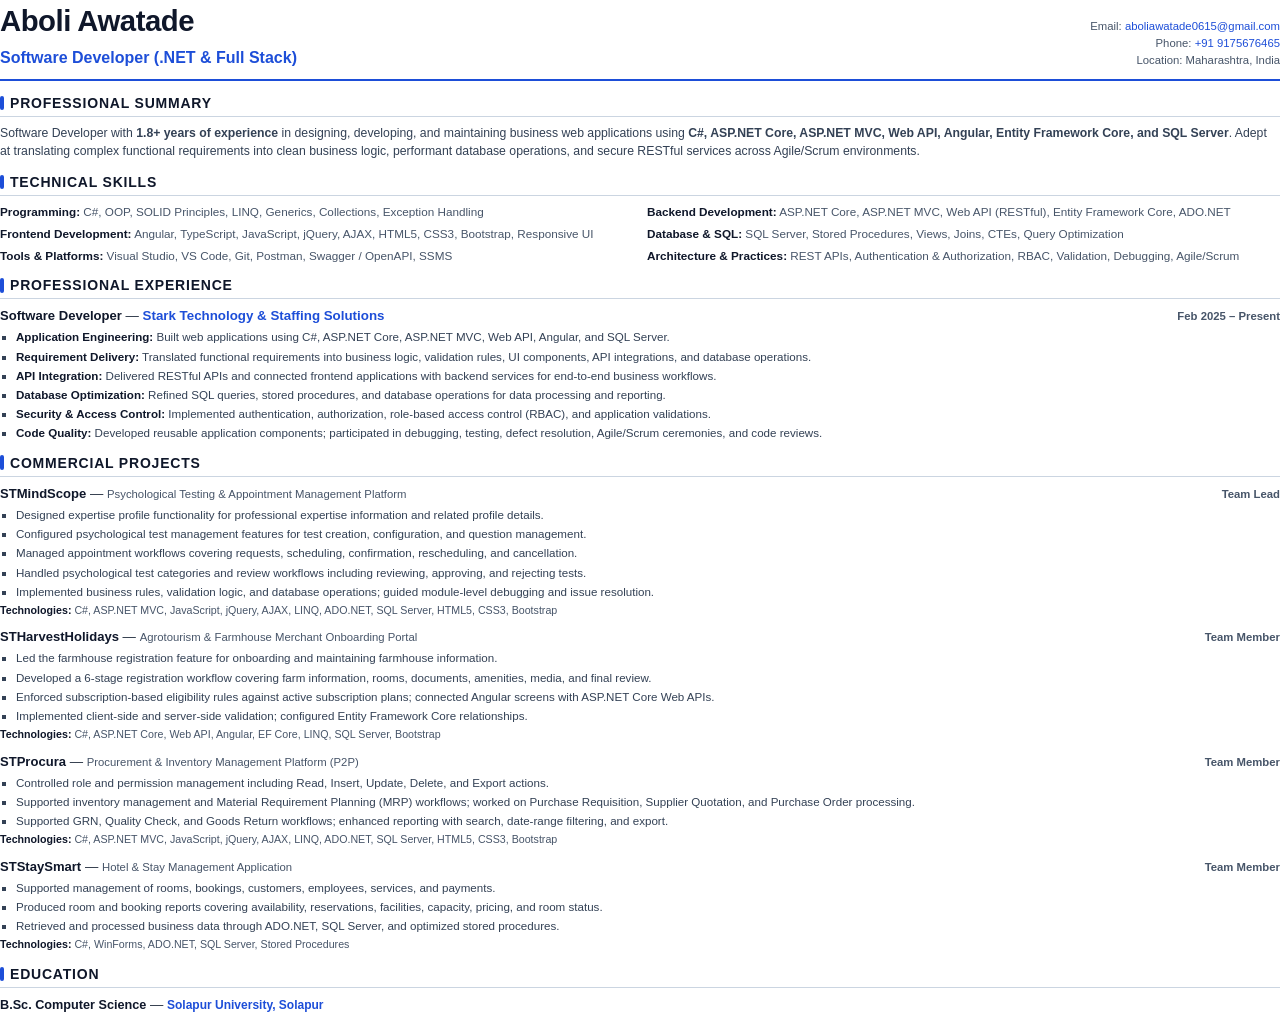
<file: resume.html>
<!DOCTYPE html>
<html lang="en">
<head>
  <meta charset="UTF-8">
  <title>Aboli Awatade - Resume</title>
  <style>
    @page {
      size: A4;
      margin: 14mm 16mm;
    }
    *, *::before, *::after {
      box-sizing: border-box;
      margin: 0;
      padding: 0;
    }
    body {
      font-family: -apple-system, BlinkMacSystemFont, "Segoe UI", Roboto, Helvetica, Arial, sans-serif;
      color: #1e293b;
      background: #ffffff;
      line-height: 1.45;
      font-size: 10pt;
    }
    .header {
      border-bottom: 2px solid #1d4ed8;
      padding-bottom: 10px;
      margin-bottom: 12px;
      display: flex;
      justify-content: space-between;
      align-items: flex-end;
    }
    .name-title h1 {
      font-size: 22pt;
      font-weight: 800;
      color: #0f172a;
      letter-spacing: -0.5px;
      margin-bottom: 3px;
    }
    .name-title h2 {
      font-size: 12pt;
      font-weight: 700;
      color: #1d4ed8;
    }
    .contact-details {
      text-align: right;
      font-size: 8.5pt;
      color: #475569;
      line-height: 1.5;
    }
    .contact-details a {
      color: #1d4ed8;
      text-decoration: none;
    }
    .section {
      margin-bottom: 11px;
    }
    .section-title {
      font-size: 10.5pt;
      font-weight: 800;
      color: #0f172a;
      text-transform: uppercase;
      letter-spacing: 0.8px;
      border-bottom: 1px solid #cbd5e1;
      padding-bottom: 3px;
      margin-bottom: 7px;
      display: flex;
      align-items: center;
      gap: 6px;
    }
    .section-title::before {
      content: "";
      width: 4px;
      height: 11pt;
      background: #1d4ed8;
      display: inline-block;
      border-radius: 2px;
    }
    p.summary {
      font-size: 9.2pt;
      color: #334155;
      line-height: 1.5;
    }
    .skills-grid {
      display: grid;
      grid-template-columns: 1fr 1fr;
      gap: 5px 14px;
      font-size: 8.8pt;
    }
    .skill-item strong {
      color: #0f172a;
      font-weight: 700;
    }
    .skill-item span {
      color: #475569;
    }
    .experience-item, .project-item {
      margin-bottom: 9px;
    }
    .item-header {
      display: flex;
      justify-content: space-between;
      align-items: baseline;
      margin-bottom: 2px;
    }
    .role-title {
      font-size: 9.8pt;
      font-weight: 750;
      color: #0f172a;
    }
    .company-title {
      font-weight: 700;
      color: #1d4ed8;
    }
    .date-badge {
      font-size: 8.5pt;
      font-weight: 700;
      color: #475569;
    }
    ul.bullets {
      list-style-type: square;
      padding-left: 16px;
      margin-top: 3px;
    }
    ul.bullets li {
      font-size: 8.7pt;
      color: #334155;
      line-height: 1.4;
      margin-bottom: 3px;
    }
    ul.bullets li strong {
      color: #0f172a;
    }
    .tech-pill-list {
      margin-top: 3px;
      font-size: 8pt;
      color: #475569;
    }
    .tech-pill-list strong {
      color: #0f172a;
    }
    .education-item {
      display: flex;
      justify-content: space-between;
      align-items: baseline;
    }
    .edu-degree {
      font-size: 9.5pt;
      font-weight: 750;
      color: #0f172a;
    }
    .edu-school {
      font-size: 9pt;
      color: #1d4ed8;
      font-weight: 600;
    }
  </style>
</head>
<body>

  <header class="header">
    <div class="name-title">
      <h1>Aboli Awatade</h1>
      <h2>Software Developer (.NET & Full Stack)</h2>
    </div>
    <div class="contact-details">
      <div>Email: <a href="mailto:aboliawatade0615@gmail.com">aboliawatade0615@gmail.com</a></div>
      <div>Phone: <a href="tel:+919175676465">+91 9175676465</a></div>
      <div>Location: Maharashtra, India</div>
    </div>
  </header>

  <!-- Summary -->
  <section class="section">
    <h3 class="section-title">Professional Summary</h3>
    <p class="summary">
      Software Developer with <strong>1.8+ years of experience</strong> in designing, developing, and maintaining business web applications using <strong>C#, ASP.NET Core, ASP.NET MVC, Web API, Angular, Entity Framework Core, and SQL Server</strong>. Adept at translating complex functional requirements into clean business logic, performant database operations, and secure RESTful services across Agile/Scrum environments.
    </p>
  </section>

  <!-- Technical Skills -->
  <section class="section">
    <h3 class="section-title">Technical Skills</h3>
    <div class="skills-grid">
      <div class="skill-item"><strong>Programming:</strong> <span>C#, OOP, SOLID Principles, LINQ, Generics, Collections, Exception Handling</span></div>
      <div class="skill-item"><strong>Backend Development:</strong> <span>ASP.NET Core, ASP.NET MVC, Web API (RESTful), Entity Framework Core, ADO.NET</span></div>
      <div class="skill-item"><strong>Frontend Development:</strong> <span>Angular, TypeScript, JavaScript, jQuery, AJAX, HTML5, CSS3, Bootstrap, Responsive UI</span></div>
      <div class="skill-item"><strong>Database & SQL:</strong> <span>SQL Server, Stored Procedures, Views, Joins, CTEs, Query Optimization</span></div>
      <div class="skill-item"><strong>Tools & Platforms:</strong> <span>Visual Studio, VS Code, Git, Postman, Swagger / OpenAPI, SSMS</span></div>
      <div class="skill-item"><strong>Architecture & Practices:</strong> <span>REST APIs, Authentication & Authorization, RBAC, Validation, Debugging, Agile/Scrum</span></div>
    </div>
  </section>

  <!-- Experience -->
  <section class="section">
    <h3 class="section-title">Professional Experience</h3>
    <div class="experience-item">
      <div class="item-header">
        <div>
          <span class="role-title">Software Developer</span> &mdash;
          <span class="company-title">Stark Technology & Staffing Solutions</span>
        </div>
        <span class="date-badge">Feb 2025 – Present</span>
      </div>
      <ul class="bullets">
        <li><strong>Application Engineering:</strong> Built web applications using C#, ASP.NET Core, ASP.NET MVC, Web API, Angular, and SQL Server.</li>
        <li><strong>Requirement Delivery:</strong> Translated functional requirements into business logic, validation rules, UI components, API integrations, and database operations.</li>
        <li><strong>API Integration:</strong> Delivered RESTful APIs and connected frontend applications with backend services for end-to-end business workflows.</li>
        <li><strong>Database Optimization:</strong> Refined SQL queries, stored procedures, and database operations for data processing and reporting.</li>
        <li><strong>Security & Access Control:</strong> Implemented authentication, authorization, role-based access control (RBAC), and application validations.</li>
        <li><strong>Code Quality:</strong> Developed reusable application components; participated in debugging, testing, defect resolution, Agile/Scrum ceremonies, and code reviews.</li>
      </ul>
    </div>
  </section>

  <!-- Featured Projects -->
  <section class="section">
    <h3 class="section-title">Commercial Projects</h3>

    <!-- Project 1 -->
    <div class="project-item">
      <div class="item-header">
        <div>
          <span class="role-title">STMindScope</span> &mdash;
          <span style="font-size: 8.5pt; color: #475569;">Psychological Testing & Appointment Management Platform</span>
        </div>
        <span class="date-badge">Team Lead</span>
      </div>
      <ul class="bullets">
        <li>Designed expertise profile functionality for professional expertise information and related profile details.</li>
        <li>Configured psychological test management features for test creation, configuration, and question management.</li>
        <li>Managed appointment workflows covering requests, scheduling, confirmation, rescheduling, and cancellation.</li>
        <li>Handled psychological test categories and review workflows including reviewing, approving, and rejecting tests.</li>
        <li>Implemented business rules, validation logic, and database operations; guided module-level debugging and issue resolution.</li>
      </ul>
      <div class="tech-pill-list">
        <strong>Technologies:</strong> C#, ASP.NET MVC, JavaScript, jQuery, AJAX, LINQ, ADO.NET, SQL Server, HTML5, CSS3, Bootstrap
      </div>
    </div>

    <!-- Project 2 -->
    <div class="project-item">
      <div class="item-header">
        <div>
          <span class="role-title">STHarvestHolidays</span> &mdash;
          <span style="font-size: 8.5pt; color: #475569;">Agrotourism & Farmhouse Merchant Onboarding Portal</span>
        </div>
        <span class="date-badge">Team Member</span>
      </div>
      <ul class="bullets">
        <li>Led the farmhouse registration feature for onboarding and maintaining farmhouse information.</li>
        <li>Developed a 6-stage registration workflow covering farm information, rooms, documents, amenities, media, and final review.</li>
        <li>Enforced subscription-based eligibility rules against active subscription plans; connected Angular screens with ASP.NET Core Web APIs.</li>
        <li>Implemented client-side and server-side validation; configured Entity Framework Core relationships.</li>
      </ul>
      <div class="tech-pill-list">
        <strong>Technologies:</strong> C#, ASP.NET Core, Web API, Angular, EF Core, LINQ, SQL Server, Bootstrap
      </div>
    </div>

    <!-- Project 3 -->
    <div class="project-item">
      <div class="item-header">
        <div>
          <span class="role-title">STProcura</span> &mdash;
          <span style="font-size: 8.5pt; color: #475569;">Procurement & Inventory Management Platform (P2P)</span>
        </div>
        <span class="date-badge">Team Member</span>
      </div>
      <ul class="bullets">
        <li>Controlled role and permission management including Read, Insert, Update, Delete, and Export actions.</li>
        <li>Supported inventory management and Material Requirement Planning (MRP) workflows; worked on Purchase Requisition, Supplier Quotation, and Purchase Order processing.</li>
        <li>Supported GRN, Quality Check, and Goods Return workflows; enhanced reporting with search, date-range filtering, and export.</li>
      </ul>
      <div class="tech-pill-list">
        <strong>Technologies:</strong> C#, ASP.NET MVC, JavaScript, jQuery, AJAX, LINQ, ADO.NET, SQL Server, HTML5, CSS3, Bootstrap
      </div>
    </div>

    <!-- Project 4 -->
    <div class="project-item">
      <div class="item-header">
        <div>
          <span class="role-title">STStaySmart</span> &mdash;
          <span style="font-size: 8.5pt; color: #475569;">Hotel & Stay Management Application</span>
        </div>
        <span class="date-badge">Team Member</span>
      </div>
      <ul class="bullets">
        <li>Supported management of rooms, bookings, customers, employees, services, and payments.</li>
        <li>Produced room and booking reports covering availability, reservations, facilities, capacity, pricing, and room status.</li>
        <li>Retrieved and processed business data through ADO.NET, SQL Server, and optimized stored procedures.</li>
      </ul>
      <div class="tech-pill-list">
        <strong>Technologies:</strong> C#, WinForms, ADO.NET, SQL Server, Stored Procedures
      </div>
    </div>
  </section>

  <!-- Education -->
  <section class="section" style="margin-bottom: 0;">
    <h3 class="section-title">Education</h3>
    <div class="education-item">
      <div>
        <span class="edu-degree">B.Sc. Computer Science</span> &mdash;
        <span class="edu-school">Solapur University, Solapur</span>
      </div>
    </div>
  </section>

</body>
</html>
</file>
<file: style.css>
/* ==========================================================================
   Aboli Awatade - Professional Software Developer Portfolio
   Modern Enterprise Theme (Light / Dark Mode)
   ========================================================================== */

/* --------------------------------------------------------------------------
   1. CSS Custom Properties / Variables
   -------------------------------------------------------------------------- */
:root {
  /* Brand Accents - Deep Navy / Royal Blue */
  --primary: #1d4ed8;
  --primary-hover: #1e40af;
  --primary-light: #eff6ff;
  --primary-subtle: rgba(29, 78, 216, 0.08);
  --primary-glow: rgba(37, 99, 235, 0.18);
  --accent: #0284c7;
  --accent-light: #f0f9ff;
  --accent-glow: rgba(2, 132, 199, 0.15);

  /* Backgrounds & Surfaces (Light Mode) */
  --bg-body: #f8fafc;
  --bg-card: #ffffff;
  --bg-card-subtle: #f1f5f9;
  --bg-header: rgba(255, 255, 255, 0.88);
  --bg-badge: #e2e8f0;
  --bg-highlight: #f8fafc;

  /* Text Colors */
  --text-primary: #0f172a;
  --text-secondary: #334155;
  --text-muted: #64748b;
  --text-inverse: #ffffff;
  --text-accent: #1d4ed8;

  /* Borders & Dividers */
  --border-subtle: #e2e8f0;
  --border-card: rgba(226, 232, 240, 0.95);
  --border-focus: #3b82f6;

  /* Status Colors */
  --status-available: #16a34a;
  --status-available-bg: rgba(22, 163, 74, 0.1);
  --status-available-border: rgba(22, 163, 74, 0.25);

  /* Elevation & Shadows */
  --shadow-xs: 0 1px 3px rgba(15, 23, 42, 0.04);
  --shadow-sm: 0 4px 12px rgba(15, 23, 42, 0.05);
  --shadow-md: 0 10px 30px rgba(15, 23, 42, 0.08);
  --shadow-lg: 0 20px 45px rgba(15, 23, 42, 0.1);
  --shadow-card-hover: 0 18px 36px -8px rgba(37, 99, 235, 0.12), 0 8px 16px -4px rgba(15, 23, 42, 0.04);

  /* Radii */
  --radius-xs: 4px;
  --radius-sm: 8px;
  --radius-md: 12px;
  --radius-lg: 18px;
  --radius-xl: 24px;
  --radius-full: 9999px;

  /* Layout */
  --header-height: 72px;
  --container-max: 1200px;

  /* Transitions */
  --transition-fast: 0.15s ease;
  --transition-base: 0.25s ease;
  --transition-smooth: 0.35s cubic-bezier(0.16, 1, 0.3, 1);
}

/* Dark Mode Overrides */
[data-theme="dark"] {
  --primary: #3b82f6;
  --primary-hover: #60a5fa;
  --primary-light: rgba(59, 130, 246, 0.12);
  --primary-subtle: rgba(59, 130, 246, 0.14);
  --primary-glow: rgba(59, 130, 246, 0.25);
  --accent: #38bdf8;
  --accent-light: rgba(56, 189, 248, 0.12);
  --accent-glow: rgba(56, 189, 248, 0.2);

  --bg-body: #0b0f19;
  --bg-card: #111827;
  --bg-card-subtle: #162032;
  --bg-header: rgba(11, 15, 25, 0.9);
  --bg-badge: #1f293d;
  --bg-highlight: #131c2e;

  --text-primary: #f8fafc;
  --text-secondary: #cbd5e1;
  --text-muted: #94a3b8;
  --text-inverse: #0b0f19;
  --text-accent: #60a5fa;

  --border-subtle: #1e293b;
  --border-card: rgba(255, 255, 255, 0.08);
  --border-focus: #60a5fa;

  --status-available: #4ade80;
  --status-available-bg: rgba(74, 222, 128, 0.12);
  --status-available-border: rgba(74, 222, 128, 0.3);

  --shadow-xs: 0 1px 3px rgba(0, 0, 0, 0.4);
  --shadow-sm: 0 4px 12px rgba(0, 0, 0, 0.45);
  --shadow-md: 0 10px 30px rgba(0, 0, 0, 0.55);
  --shadow-lg: 0 20px 45px rgba(0, 0, 0, 0.65);
  --shadow-card-hover: 0 20px 40px -8px rgba(0, 0, 0, 0.7), 0 0 25px rgba(59, 130, 246, 0.15);
}

/* --------------------------------------------------------------------------
   2. Reset & Global Styles
   -------------------------------------------------------------------------- */
*, *::before, *::after {
  margin: 0;
  padding: 0;
  box-sizing: border-box;
}

html {
  scroll-behavior: smooth;
  scroll-padding-top: calc(var(--header-height) + 16px);
  -webkit-text-size-adjust: 100%;
}

body {
  font-family: 'Plus Jakarta Sans', 'Inter', -apple-system, BlinkMacSystemFont, 'Segoe UI', Roboto, Helvetica, Arial, sans-serif;
  background-color: var(--bg-body);
  color: var(--text-secondary);
  line-height: 1.65;
  font-size: 15px;
  overflow-x: hidden;
  transition: background-color var(--transition-base), color var(--transition-base);
  -webkit-font-smoothing: antialiased;
  -moz-osx-font-smoothing: grayscale;
}

img {
  display: block;
  max-width: 100%;
  height: auto;
}

a {
  text-decoration: none;
  color: inherit;
  transition: color var(--transition-fast), background-color var(--transition-fast), border-color var(--transition-fast);
}

button {
  font-family: inherit;
  cursor: pointer;
  border: none;
  background: none;
}

ul, ol {
  list-style: none;
}

/* Container */
.container {
  width: 100%;
  max-width: var(--container-max);
  margin-left: auto;
  margin-right: auto;
  padding-left: 24px;
  padding-right: 24px;
}

/* Section Wrapper */
section {
  padding: 96px 0;
  position: relative;
}

/* --------------------------------------------------------------------------
   3. Section Header Component
   -------------------------------------------------------------------------- */
.section-header {
  text-align: center;
  max-width: 720px;
  margin: 0 auto 56px;
}

.section-tag {
  display: inline-flex;
  align-items: center;
  gap: 8px;
  font-size: 12px;
  font-weight: 700;
  letter-spacing: 1.2px;
  text-transform: uppercase;
  color: var(--primary);
  background: var(--primary-light);
  border: 1px solid rgba(37, 99, 235, 0.15);
  padding: 6px 14px;
  border-radius: var(--radius-full);
  margin-bottom: 14px;
}

.section-tag svg {
  width: 14px;
  height: 14px;
}

.section-title {
  font-size: clamp(28px, 3.5vw, 40px);
  font-weight: 800;
  line-height: 1.25;
  color: var(--text-primary);
  letter-spacing: -0.6px;
  margin-bottom: 14px;
}

.section-desc {
  font-size: 16px;
  color: var(--text-muted);
  line-height: 1.7;
}

/* --------------------------------------------------------------------------
   4. Buttons & Badges
   -------------------------------------------------------------------------- */
.btn {
  display: inline-flex;
  align-items: center;
  justify-content: center;
  gap: 10px;
  padding: 12px 24px;
  font-size: 14px;
  font-weight: 600;
  border-radius: var(--radius-md);
  transition: all var(--transition-base);
  white-space: nowrap;
}

.btn svg {
  width: 17px;
  height: 17px;
  flex-shrink: 0;
  transition: transform var(--transition-fast);
}

.btn-primary {
  background: var(--primary);
  color: #ffffff;
  box-shadow: 0 4px 14px var(--primary-glow);
}

.btn-primary:hover {
  background: var(--primary-hover);
  transform: translateY(-2px);
  box-shadow: 0 8px 22px var(--primary-glow);
  color: #ffffff;
}

.btn-primary:hover svg {
  transform: translateY(2px);
}

.btn-secondary {
  background: var(--bg-card);
  color: var(--text-primary);
  border: 1px solid var(--border-subtle);
  box-shadow: var(--shadow-xs);
}

.btn-secondary:hover {
  border-color: var(--primary);
  color: var(--primary);
  transform: translateY(-2px);
  box-shadow: var(--shadow-sm);
}

.btn-outline {
  background: transparent;
  color: var(--text-primary);
  border: 1px solid var(--border-medium);
}

.btn-outline:hover {
  background: var(--bg-card-subtle);
  border-color: var(--primary);
  color: var(--primary);
  transform: translateY(-2px);
  box-shadow: var(--shadow-sm);
}

.btn-ghost {
  color: var(--text-secondary);
  padding: 10px 18px;
}

.btn-ghost:hover {
  color: var(--primary);
  background: var(--primary-light);
}

.btn-sm {
  padding: 8px 16px;
  font-size: 13px;
  border-radius: var(--radius-sm);
}

/* Technology Pills */
.tech-pill {
  display: inline-flex;
  align-items: center;
  gap: 6px;
  font-size: 12px;
  font-weight: 600;
  color: var(--text-secondary);
  background: var(--bg-card-subtle);
  border: 1px solid var(--border-subtle);
  padding: 5px 11px;
  border-radius: var(--radius-sm);
  transition: all var(--transition-fast);
}

.tech-pill:hover {
  color: var(--primary);
  border-color: var(--primary);
  background: var(--primary-light);
}

/* Role / Status Badge */
.badge-role {
  display: inline-flex;
  align-items: center;
  gap: 6px;
  padding: 4px 10px;
  border-radius: var(--radius-full);
  font-size: 11px;
  font-weight: 700;
  letter-spacing: 0.3px;
  text-transform: uppercase;
}

.badge-lead {
  background: rgba(16, 185, 129, 0.12);
  color: #059669;
  border: 1px solid rgba(16, 185, 129, 0.25);
}

.badge-member {
  background: rgba(59, 130, 246, 0.12);
  color: #2563eb;
  border: 1px solid rgba(59, 130, 246, 0.25);
}

[data-theme="dark"] .badge-lead {
  color: #34d399;
}

[data-theme="dark"] .badge-member {
  color: #60a5fa;
}

/* --------------------------------------------------------------------------
   5. Sticky Header & Navigation
   -------------------------------------------------------------------------- */
.header {
  position: sticky;
  top: 0;
  z-index: 100;
  height: var(--header-height);
  background: var(--bg-header);
  backdrop-filter: blur(14px);
  -webkit-backdrop-filter: blur(14px);
  border-bottom: 1px solid var(--border-subtle);
  transition: background-color var(--transition-base), border-color var(--transition-base), box-shadow var(--transition-base);
}

.header.scrolled {
  box-shadow: var(--shadow-sm);
}

.nav-container {
  display: flex;
  align-items: center;
  justify-content: space-between;
  height: 100%;
}

/* Brand Logo */
.brand {
  display: flex;
  align-items: center;
  gap: 10px;
  font-size: 20px;
  font-weight: 800;
  color: var(--text-primary);
  letter-spacing: -0.5px;
}

.brand-icon {
  width: 36px;
  height: 36px;
  display: flex;
  align-items: center;
  justify-content: center;
  background: linear-gradient(135deg, var(--primary), var(--accent));
  color: #ffffff;
  border-radius: var(--radius-sm);
  font-size: 15px;
  font-weight: 800;
  box-shadow: 0 2px 8px var(--primary-glow);
}

.brand-name {
  display: flex;
  align-items: baseline;
  gap: 2px;
}

.brand-name span {
  color: var(--primary);
}

.brand-tag {
  font-size: 11px;
  font-weight: 600;
  color: var(--text-muted);
  background: var(--bg-card-subtle);
  padding: 3px 7px;
  border-radius: var(--radius-xs);
  border: 1px solid var(--border-subtle);
}

/* Nav Menu */
.nav-menu {
  display: flex;
  align-items: center;
  gap: 6px;
}

.nav-link {
  font-size: 14px;
  font-weight: 600;
  color: var(--text-secondary);
  padding: 8px 14px;
  border-radius: var(--radius-sm);
  transition: all var(--transition-fast);
  position: relative;
}

.nav-link:hover {
  color: var(--primary);
  background: var(--primary-light);
}

.nav-link.active {
  color: var(--primary);
  background: var(--primary-light);
  font-weight: 700;
}

/* Header Actions */
.header-actions {
  display: flex;
  align-items: center;
  gap: 12px;
}

.header-hire-btn {
  display: none;
}

@media (min-width: 861px) {
  .header-hire-btn {
    display: inline-flex;
  }
}

/* Theme Toggle Button */
.theme-toggle {
  width: 40px;
  height: 40px;
  display: flex;
  align-items: center;
  justify-content: center;
  border-radius: var(--radius-md);
  color: var(--text-secondary);
  background: var(--bg-card-subtle);
  border: 1px solid var(--border-subtle);
  transition: all var(--transition-fast);
}

.theme-toggle:hover {
  color: var(--primary);
  border-color: var(--primary);
  background: var(--primary-light);
  transform: rotate(15deg);
}

.theme-toggle svg {
  width: 19px;
  height: 19px;
}

.sun-icon {
  display: none;
}
.moon-icon {
  display: block;
}

[data-theme="dark"] .sun-icon {
  display: block;
}
[data-theme="dark"] .moon-icon {
  display: none;
}

/* Mobile Hamburger Button */
.nav-toggle {
  display: none;
  width: 40px;
  height: 40px;
  align-items: center;
  justify-content: center;
  flex-direction: column;
  gap: 5px;
  border-radius: var(--radius-md);
  border: 1px solid var(--border-subtle);
  background: var(--bg-card-subtle);
  color: var(--text-primary);
  transition: all var(--transition-fast);
}

.nav-toggle:hover {
  border-color: var(--primary);
}

.nav-toggle span {
  display: block;
  width: 20px;
  height: 2px;
  background-color: currentColor;
  border-radius: 2px;
  transition: transform var(--transition-smooth), opacity var(--transition-fast);
}

.nav-toggle.open span:nth-child(1) {
  transform: translateY(7px) rotate(45deg);
}

.nav-toggle.open span:nth-child(2) {
  opacity: 0;
}

.nav-toggle.open span:nth-child(3) {
  transform: translateY(-7px) rotate(-45deg);
}

/* Mobile Drawer */
.mobile-nav {
  display: none;
}

/* --------------------------------------------------------------------------
   6. Hero Section
   -------------------------------------------------------------------------- */
.hero {
  min-height: calc(100vh - var(--header-height));
  display: flex;
  align-items: center;
  padding: 60px 0 80px;
  background:
    radial-gradient(circle at 88% 22%, var(--primary-glow) 0%, transparent 45%),
    radial-gradient(circle at 8% 80%, var(--accent-glow) 0%, transparent 40%),
    var(--bg-body);
  position: relative;
  overflow: hidden;
}

.hero-grid {
  display: grid;
  grid-template-columns: 1.15fr 0.85fr;
  gap: 56px;
  align-items: center;
}

/* Hero Content */
.hero-content {
  position: relative;
  z-index: 2;
}

.status-badge {
  display: inline-flex;
  align-items: center;
  gap: 10px;
  padding: 6px 14px;
  border-radius: var(--radius-full);
  background: var(--status-available-bg);
  border: 1px solid var(--status-available-border);
  color: var(--status-available);
  font-size: 12px;
  font-weight: 700;
  letter-spacing: 0.5px;
  margin-bottom: 22px;
}

.pulse-dot {
  width: 8px;
  height: 8px;
  border-radius: 50%;
  background: currentColor;
  position: relative;
}

.pulse-dot::after {
  content: "";
  position: absolute;
  inset: -4px;
  border-radius: 50%;
  background: currentColor;
  opacity: 0.4;
  animation: pulse-ring 2s cubic-bezier(0.215, 0.61, 0.355, 1) infinite;
}

@keyframes pulse-ring {
  0% { transform: scale(0.8); opacity: 0.6; }
  50% { transform: scale(2); opacity: 0; }
  100% { transform: scale(2); opacity: 0; }
}

.hero-title {
  font-size: clamp(38px, 5.5vw, 64px);
  font-weight: 800;
  line-height: 1.1;
  color: var(--text-primary);
  letter-spacing: -1.5px;
  margin-bottom: 14px;
}

.hero-title .gradient-text {
  background: linear-gradient(135deg, var(--primary) 0%, var(--accent) 100%);
  -webkit-background-clip: text;
  background-clip: text;
  -webkit-text-fill-color: transparent;
}

.hero-subtitle {
  font-size: clamp(18px, 2.2vw, 24px);
  font-weight: 700;
  color: var(--text-secondary);
  margin-bottom: 20px;
  display: flex;
  align-items: center;
  gap: 10px;
  flex-wrap: wrap;
}

.hero-subtitle .dot-separator {
  color: var(--primary);
  font-weight: 900;
}

.hero-description {
  font-size: 16px;
  line-height: 1.8;
  color: var(--text-muted);
  max-width: 620px;
  margin-bottom: 34px;
}

.hero-description strong {
  color: var(--text-primary);
  font-weight: 600;
}

/* Hero CTAs */
.hero-actions {
  display: flex;
  align-items: center;
  gap: 14px;
  flex-wrap: wrap;
  margin-bottom: 40px;
}

/* Quick Copy Email Tooltip Button */
.btn-copy-email {
  position: relative;
}

.btn-copy-email .tooltip {
  position: absolute;
  top: -34px;
  left: 50%;
  transform: translateX(-50%);
  background: #0f172a;
  color: #ffffff;
  font-size: 11px;
  font-weight: 600;
  padding: 4px 8px;
  border-radius: var(--radius-xs);
  opacity: 0;
  pointer-events: none;
  transition: opacity var(--transition-fast);
  white-space: nowrap;
}

.btn-copy-email .tooltip::after {
  content: "";
  position: absolute;
  top: 100%;
  left: 50%;
  transform: translateX(-50%);
  border: 4px solid transparent;
  border-top-color: #0f172a;
}

.btn-copy-email.copied .tooltip {
  opacity: 1;
}

/* Hero Quick Tech Pill Row */
.hero-tech-row {
  display: flex;
  align-items: center;
  gap: 10px;
  flex-wrap: wrap;
  font-size: 13px;
  color: var(--text-muted);
}

.hero-tech-label {
  font-weight: 700;
  text-transform: uppercase;
  font-size: 11px;
  letter-spacing: 0.8px;
  color: var(--text-primary);
}

.hero-tech-badges {
  display: flex;
  align-items: center;
  gap: 6px;
  flex-wrap: wrap;
}

/* Hero Profile Showcase (Right Column) */
.hero-visual {
  position: relative;
  display: flex;
  flex-direction: column;
  align-items: center;
  justify-content: center;
}

.profile-card-wrapper {
  position: relative;
  width: 100%;
  max-width: 380px;
}

.profile-glow {
  position: absolute;
  inset: -15px;
  background: linear-gradient(135deg, var(--primary-glow), var(--accent-glow));
  filter: blur(24px);
  border-radius: 50%;
  z-index: 0;
}

.profile-card {
  position: relative;
  z-index: 1;
  background: var(--bg-card);
  border: 1px solid var(--border-card);
  border-radius: var(--radius-xl);
  padding: 24px;
  box-shadow: var(--shadow-lg);
  backdrop-filter: blur(10px);
  text-align: center;
  transition: transform var(--transition-smooth), box-shadow var(--transition-smooth);
}

.profile-card:hover {
  transform: translateY(-4px);
  box-shadow: var(--shadow-card-hover);
}

.profile-image-container {
  position: relative;
  width: 240px;
  height: 240px;
  margin: 0 auto 20px;
  border-radius: 50%;
  padding: 6px;
  background: linear-gradient(135deg, var(--primary) 0%, var(--accent) 50%, #93c5fd 100%);
  box-shadow: 0 12px 28px rgba(37, 99, 235, 0.2);
}

.profile-image {
  width: 100%;
  height: 100%;
  object-fit: cover;
  border-radius: 50%;
  border: 5px solid var(--bg-card);
  background-color: var(--bg-card-subtle);
}

/* Floating Badges on Profile Card */
.floating-chip {
  position: absolute;
  display: inline-flex;
  align-items: center;
  gap: 8px;
  background: var(--bg-card);
  border: 1px solid var(--border-card);
  padding: 8px 14px;
  border-radius: var(--radius-full);
  font-size: 12px;
  font-weight: 700;
  color: var(--text-primary);
  box-shadow: var(--shadow-md);
  z-index: 2;
  white-space: nowrap;
  animation: float 4s ease-in-out infinite;
}

.floating-chip svg {
  width: 16px;
  height: 16px;
  color: var(--primary);
}

.chip-left {
  top: 18%;
  left: -20px;
}

.chip-right {
  bottom: 22%;
  right: -25px;
  animation-delay: -2s;
}

@keyframes float {
  0%, 100% { transform: translateY(0); }
  50% { transform: translateY(-8px); }
}

/* Profile Stats Grid */
.profile-stats-grid {
  display: grid;
  grid-template-columns: 1fr 1fr;
  gap: 12px;
  margin-top: 18px;
  padding-top: 18px;
  border-top: 1px solid var(--border-subtle);
}

.profile-stat-box {
  background: var(--bg-card-subtle);
  border: 1px solid var(--border-subtle);
  padding: 12px 14px;
  border-radius: var(--radius-md);
  text-align: left;
  transition: all var(--transition-fast);
}

.profile-stat-box:hover {
  border-color: var(--primary);
  background: var(--primary-light);
}

.profile-stat-number {
  font-size: 20px;
  font-weight: 800;
  color: var(--primary);
  line-height: 1.1;
  margin-bottom: 2px;
}

.profile-stat-label {
  font-size: 11px;
  font-weight: 600;
  color: var(--text-muted);
}

/* --------------------------------------------------------------------------
   7. About Section
   -------------------------------------------------------------------------- */
.about {
  background: var(--bg-body);
}

.about-grid {
  display: grid;
  grid-template-columns: 1fr 1.05fr;
  gap: 48px;
  align-items: start;
}

.about-story {
  display: flex;
  flex-direction: column;
  gap: 20px;
}

.about-headline {
  font-size: 24px;
  font-weight: 800;
  color: var(--text-primary);
  line-height: 1.35;
  letter-spacing: -0.4px;
}

.about-story p {
  color: var(--text-secondary);
  font-size: 15px;
  line-height: 1.8;
}

.about-keypoints {
  display: grid;
  grid-template-columns: 1fr 1fr;
  gap: 14px;
  margin-top: 10px;
}

.about-point {
  display: flex;
  align-items: flex-start;
  gap: 10px;
  font-size: 13px;
  font-weight: 600;
  color: var(--text-primary);
}

.about-point svg {
  width: 18px;
  height: 18px;
  color: var(--primary);
  flex-shrink: 0;
  margin-top: 2px;
}

/* About Architectural Pillars */
.pillars-grid {
  display: grid;
  grid-template-columns: 1fr 1fr;
  gap: 16px;
}

.pillar-card {
  background: var(--bg-card);
  border: 1px solid var(--border-card);
  border-radius: var(--radius-lg);
  padding: 24px;
  box-shadow: var(--shadow-sm);
  transition: all var(--transition-smooth);
  position: relative;
  overflow: hidden;
}

.pillar-card::before {
  content: "";
  position: absolute;
  top: 0;
  left: 0;
  width: 100%;
  height: 3px;
  background: linear-gradient(90deg, var(--primary), var(--accent));
  opacity: 0;
  transition: opacity var(--transition-fast);
}

.pillar-card:hover {
  transform: translateY(-4px);
  border-color: var(--border-focus);
  box-shadow: var(--shadow-md);
}

.pillar-card:hover::before {
  opacity: 1;
}

.pillar-icon-box {
  width: 44px;
  height: 44px;
  display: flex;
  align-items: center;
  justify-content: center;
  border-radius: var(--radius-md);
  background: var(--primary-light);
  color: var(--primary);
  margin-bottom: 16px;
}

.pillar-icon-box svg {
  width: 22px;
  height: 22px;
}

.pillar-card h3 {
  font-size: 17px;
  font-weight: 750;
  color: var(--text-primary);
  margin-bottom: 8px;
}

.pillar-card p {
  font-size: 13px;
  color: var(--text-muted);
  line-height: 1.6;
}

/* --------------------------------------------------------------------------
   8. Technical Skills Section
   -------------------------------------------------------------------------- */
.skills-section {
  background: var(--bg-card);
  border-top: 1px solid var(--border-subtle);
  border-bottom: 1px solid var(--border-subtle);
}

.skills-grid {
  display: grid;
  grid-template-columns: repeat(3, 1fr);
  gap: 24px;
}

.skill-category-card {
  background: var(--bg-body);
  border: 1px solid var(--border-card);
  border-radius: var(--radius-lg);
  padding: 28px;
  transition: all var(--transition-smooth);
  box-shadow: var(--shadow-xs);
  display: flex;
  flex-direction: column;
}

.skill-category-card:hover {
  transform: translateY(-5px);
  border-color: var(--border-focus);
  box-shadow: var(--shadow-card-hover);
  background: var(--bg-card);
}

.skill-category-header {
  display: flex;
  align-items: center;
  gap: 14px;
  margin-bottom: 16px;
  padding-bottom: 14px;
  border-bottom: 1px solid var(--border-subtle);
}

.skill-icon-bubble {
  width: 40px;
  height: 40px;
  display: flex;
  align-items: center;
  justify-content: center;
  border-radius: var(--radius-md);
  background: var(--primary-light);
  color: var(--primary);
  flex-shrink: 0;
}

.skill-icon-bubble svg {
  width: 20px;
  height: 20px;
}

.skill-category-header h3 {
  font-size: 18px;
  font-weight: 750;
  color: var(--text-primary);
}

.skill-tags-cloud {
  display: flex;
  flex-wrap: wrap;
  gap: 8px;
}

.skill-badge {
  font-size: 12px;
  font-weight: 600;
  color: var(--text-secondary);
  background: var(--bg-card);
  border: 1px solid var(--border-subtle);
  padding: 6px 12px;
  border-radius: var(--radius-sm);
  transition: all var(--transition-fast);
}

.skill-badge.highlight {
  background: var(--primary-light);
  color: var(--primary);
  border-color: rgba(37, 99, 235, 0.25);
  font-weight: 700;
}

.skill-category-card:hover .skill-badge:not(.highlight) {
  border-color: var(--border-subtle);
  background: var(--bg-card-subtle);
}

.skill-badge:hover {
  color: #ffffff !important;
  background: var(--primary) !important;
  border-color: var(--primary) !important;
  transform: translateY(-2px);
}

/* --------------------------------------------------------------------------
   9. Professional Experience Section
   -------------------------------------------------------------------------- */
.experience-section {
  background: var(--bg-body);
}

.experience-timeline {
  max-width: 920px;
  margin: 0 auto;
  position: relative;
}

.timeline-line {
  position: absolute;
  left: 20px;
  top: 15px;
  bottom: 15px;
  width: 2px;
  background: linear-gradient(180deg, var(--primary) 0%, rgba(37, 99, 235, 0.2) 100%);
}

.timeline-card {
  position: relative;
  padding-left: 60px;
  margin-bottom: 40px;
}

.timeline-node {
  position: absolute;
  left: 10px;
  top: 18px;
  width: 22px;
  height: 22px;
  border-radius: 50%;
  background: var(--primary);
  border: 4px solid var(--bg-body);
  box-shadow: 0 0 0 3px var(--primary-light);
}

.experience-box {
  background: var(--bg-card);
  border: 1px solid var(--border-card);
  border-radius: var(--radius-lg);
  padding: 32px;
  box-shadow: var(--shadow-sm);
  transition: all var(--transition-smooth);
}

.experience-box:hover {
  border-color: var(--border-focus);
  box-shadow: var(--shadow-md);
  transform: translateY(-2px);
}

.experience-box-header {
  display: flex;
  justify-content: space-between;
  align-items: flex-start;
  gap: 16px;
  margin-bottom: 8px;
  flex-wrap: wrap;
}

.experience-role-title {
  font-size: 22px;
  font-weight: 800;
  color: var(--text-primary);
}

.experience-tenure {
  display: inline-flex;
  align-items: center;
  gap: 6px;
  font-size: 13px;
  font-weight: 700;
  color: var(--primary);
  background: var(--primary-light);
  padding: 6px 14px;
  border-radius: var(--radius-full);
  border: 1px solid rgba(37, 99, 235, 0.2);
  white-space: nowrap;
}

.experience-company-row {
  display: flex;
  align-items: center;
  gap: 12px;
  margin-bottom: 22px;
  color: var(--text-muted);
  font-size: 14px;
  font-weight: 600;
}

.company-name {
  color: var(--text-primary);
  font-weight: 700;
  font-size: 16px;
}

.company-dot {
  color: var(--border-medium);
}

.experience-bullets {
  display: flex;
  flex-direction: column;
  gap: 12px;
  margin-bottom: 24px;
}

.experience-bullets li {
  position: relative;
  padding-left: 20px;
  font-size: 14px;
  color: var(--text-secondary);
  line-height: 1.7;
}

.experience-bullets li::before {
  content: "";
  position: absolute;
  left: 0;
  top: 9px;
  width: 6px;
  height: 6px;
  border-radius: 50%;
  background: var(--primary);
}

.experience-bullets li strong {
  color: var(--text-primary);
  font-weight: 700;
}

.experience-footer-tech {
  padding-top: 18px;
  border-top: 1px solid var(--border-subtle);
  display: flex;
  align-items: center;
  gap: 8px;
  flex-wrap: wrap;
}

.experience-tech-label {
  font-size: 11px;
  font-weight: 700;
  text-transform: uppercase;
  letter-spacing: 0.8px;
  color: var(--text-muted);
  margin-right: 6px;
}

/* --------------------------------------------------------------------------
   10. Featured Projects Section
   -------------------------------------------------------------------------- */
.projects-section {
  background: var(--bg-card);
  border-top: 1px solid var(--border-subtle);
}

/* Project Filter Tabs */
.project-filters {
  display: flex;
  align-items: center;
  justify-content: center;
  gap: 10px;
  margin-bottom: 44px;
  flex-wrap: wrap;
}

.filter-btn {
  font-size: 13px;
  font-weight: 600;
  padding: 8px 18px;
  border-radius: var(--radius-full);
  background: var(--bg-body);
  color: var(--text-secondary);
  border: 1px solid var(--border-subtle);
  transition: all var(--transition-fast);
}

.filter-btn:hover {
  color: var(--primary);
  border-color: var(--primary);
}

.filter-btn.active {
  background: var(--primary);
  color: #ffffff;
  border-color: var(--primary);
  box-shadow: 0 4px 12px var(--primary-glow);
}

/* Projects Grid */
.projects-grid {
  display: grid;
  grid-template-columns: repeat(2, 1fr);
  gap: 28px;
}

.project-card {
  background: var(--bg-body);
  border: 1px solid var(--border-card);
  border-radius: var(--radius-xl);
  padding: 32px;
  box-shadow: var(--shadow-sm);
  transition: all var(--transition-smooth);
  display: flex;
  flex-direction: column;
  position: relative;
  overflow: hidden;
}

.project-card::before {
  content: "";
  position: absolute;
  top: 0;
  left: 0;
  right: 0;
  height: 4px;
  background: linear-gradient(90deg, var(--primary) 0%, var(--accent) 100%);
  opacity: 0.85;
}

.project-card:hover {
  transform: translateY(-6px);
  border-color: var(--border-focus);
  box-shadow: var(--shadow-card-hover);
  background: var(--bg-card);
}

/* Project Card Header */
.project-card-header {
  display: flex;
  justify-content: space-between;
  align-items: flex-start;
  gap: 16px;
  margin-bottom: 12px;
}

.project-card-title-group h3 {
  font-size: 22px;
  font-weight: 800;
  color: var(--text-primary);
  letter-spacing: -0.3px;
  margin-bottom: 4px;
}

.project-domain-tag {
  display: inline-flex;
  align-items: center;
  gap: 6px;
  font-size: 12px;
  font-weight: 600;
  color: var(--text-muted);
}

.project-domain-tag svg {
  width: 13px;
  height: 13px;
  color: var(--accent);
}

.project-card-description {
  font-size: 14px;
  color: var(--text-secondary);
  line-height: 1.7;
  margin-bottom: 20px;
}

/* Project Features Bullet List */
.project-highlights-title {
  font-size: 12px;
  font-weight: 700;
  text-transform: uppercase;
  letter-spacing: 0.8px;
  color: var(--text-primary);
  margin-bottom: 10px;
}

.project-highlights-list {
  display: flex;
  flex-direction: column;
  gap: 9px;
  margin-bottom: 24px;
  flex-grow: 1;
}

.project-highlights-list li {
  position: relative;
  padding-left: 18px;
  font-size: 13px;
  color: var(--text-secondary);
  line-height: 1.6;
}

.project-highlights-list li::before {
  content: "";
  position: absolute;
  left: 0;
  top: 7px;
  width: 6px;
  height: 6px;
  border-radius: 50%;
  background: var(--primary);
}

.project-highlights-list li strong {
  color: var(--text-primary);
}

/* Tech Stack Container */
.project-tech-stack {
  display: flex;
  flex-wrap: wrap;
  gap: 6px;
  padding-top: 18px;
  border-top: 1px solid var(--border-subtle);
  margin-top: auto;
}

.tech-tag {
  font-size: 11px;
  font-weight: 700;
  color: var(--text-secondary);
  background: var(--bg-card-subtle);
  border: 1px solid var(--border-subtle);
  padding: 4px 9px;
  border-radius: var(--radius-xs);
  transition: all var(--transition-fast);
}

.project-card:hover .tech-tag {
  border-color: rgba(37, 99, 235, 0.2);
  color: var(--primary);
}

/* --------------------------------------------------------------------------
   11. Education Section
   -------------------------------------------------------------------------- */
.education-section {
  background: var(--bg-body);
}

.education-card {
  max-width: 820px;
  margin: 0 auto;
  background: var(--bg-card);
  border: 1px solid var(--border-card);
  border-radius: var(--radius-xl);
  padding: 36px 40px;
  box-shadow: var(--shadow-sm);
  display: flex;
  align-items: center;
  gap: 32px;
  transition: all var(--transition-smooth);
}

.education-card:hover {
  transform: translateY(-4px);
  border-color: var(--border-focus);
  box-shadow: var(--shadow-md);
}

.education-icon-box {
  width: 72px;
  height: 72px;
  border-radius: var(--radius-lg);
  background: var(--primary-light);
  color: var(--primary);
  display: flex;
  align-items: center;
  justify-content: center;
  flex-shrink: 0;
}

.education-icon-box svg {
  width: 36px;
  height: 36px;
}

.education-details {
  flex-grow: 1;
}

.education-degree {
  font-size: 22px;
  font-weight: 800;
  color: var(--text-primary);
  margin-bottom: 6px;
}

.education-university {
  font-size: 16px;
  font-weight: 600;
  color: var(--primary);
  margin-bottom: 8px;
}

.education-summary {
  font-size: 14px;
  color: var(--text-muted);
  line-height: 1.6;
}

/* --------------------------------------------------------------------------
   12. Contact Section
   -------------------------------------------------------------------------- */
.contact-section {
  background: var(--bg-card);
  border-top: 1px solid var(--border-subtle);
  position: relative;
  overflow: hidden;
}

.contact-grid {
  display: grid;
  grid-template-columns: 1fr 1.15fr;
  gap: 48px;
  max-width: 1080px;
  margin: 0 auto;
  align-items: start;
}

/* Left Contact Cards */
.contact-info-panel {
  display: flex;
  flex-direction: column;
  gap: 16px;
}

.contact-card {
  display: flex;
  align-items: center;
  gap: 18px;
  background: var(--bg-body);
  border: 1px solid var(--border-card);
  border-radius: var(--radius-lg);
  padding: 20px 24px;
  transition: all var(--transition-smooth);
}

.contact-card:hover {
  transform: translateY(-3px);
  border-color: var(--border-focus);
  box-shadow: var(--shadow-sm);
  background: var(--bg-card);
}

.contact-icon-bubble {
  width: 48px;
  height: 48px;
  display: flex;
  align-items: center;
  justify-content: center;
  border-radius: var(--radius-md);
  background: var(--primary-light);
  color: var(--primary);
  flex-shrink: 0;
}

.contact-icon-bubble svg {
  width: 22px;
  height: 22px;
}

.contact-card-content {
  flex-grow: 1;
  overflow: hidden;
}

.contact-label {
  font-size: 11px;
  font-weight: 700;
  text-transform: uppercase;
  letter-spacing: 0.8px;
  color: var(--text-muted);
  margin-bottom: 2px;
}

.contact-value {
  font-size: 14px;
  font-weight: 700;
  color: var(--text-primary);
  display: block;
  text-overflow: ellipsis;
  overflow: hidden;
  white-space: nowrap;
}

.contact-card:hover .contact-value {
  color: var(--primary);
}

/* Recruiter Note / Availability Card */
.availability-banner {
  background: var(--status-available-bg);
  border: 1px solid var(--status-available-border);
  border-radius: var(--radius-lg);
  padding: 20px 24px;
  display: flex;
  align-items: flex-start;
  gap: 14px;
}

.availability-banner svg {
  width: 22px;
  height: 22px;
  color: var(--status-available);
  flex-shrink: 0;
  margin-top: 2px;
}

.availability-banner h4 {
  font-size: 14px;
  font-weight: 700;
  color: var(--text-primary);
  margin-bottom: 4px;
}

.availability-banner p {
  font-size: 13px;
  color: var(--text-secondary);
  line-height: 1.5;
}

/* Contact Message Form (Right Panel) */
.contact-form-card {
  background: var(--bg-body);
  border: 1px solid var(--border-card);
  border-radius: var(--radius-xl);
  padding: 32px;
  box-shadow: var(--shadow-sm);
}

.contact-form-card h3 {
  font-size: 20px;
  font-weight: 800;
  color: var(--text-primary);
  margin-bottom: 6px;
}

.contact-form-card p {
  font-size: 14px;
  color: var(--text-muted);
  margin-bottom: 24px;
}

.contact-form {
  display: flex;
  flex-direction: column;
  gap: 18px;
}

.form-group {
  display: flex;
  flex-direction: column;
  gap: 6px;
}

.form-label {
  font-size: 12px;
  font-weight: 700;
  color: var(--text-primary);
  letter-spacing: 0.3px;
}

.form-input,
.form-textarea {
  width: 100%;
  padding: 12px 16px;
  font-size: 14px;
  font-family: inherit;
  border-radius: var(--radius-md);
  border: 1px solid var(--border-subtle);
  background: var(--bg-card);
  color: var(--text-primary);
  transition: all var(--transition-fast);
}

.form-input:focus,
.form-textarea:focus {
  outline: none;
  border-color: var(--primary);
  box-shadow: 0 0 0 3px var(--primary-light);
}

.form-textarea {
  resize: vertical;
  min-height: 120px;
}

.form-feedback {
  font-size: 12px;
  margin-top: 6px;
  display: none;
}

.form-feedback.success {
  display: block;
  color: #16a34a;
}

/* --------------------------------------------------------------------------
   13. Footer
   -------------------------------------------------------------------------- */
.footer {
  background: #090d16;
  color: #94a3b8;
  padding: 56px 0 32px;
  border-top: 1px solid rgba(255, 255, 255, 0.08);
}

.footer-top {
  display: flex;
  justify-content: space-between;
  align-items: center;
  gap: 32px;
  padding-bottom: 36px;
  border-bottom: 1px solid rgba(255, 255, 255, 0.08);
  flex-wrap: wrap;
}

.footer-brand {
  display: flex;
  flex-direction: column;
  gap: 6px;
}

.footer-logo {
  font-size: 22px;
  font-weight: 800;
  color: #ffffff;
  letter-spacing: -0.5px;
}

.footer-logo span {
  color: var(--primary);
}

.footer-role {
  font-size: 13px;
  color: #94a3b8;
}

.footer-nav {
  display: flex;
  align-items: center;
  gap: 20px;
  flex-wrap: wrap;
}

.footer-nav a {
  font-size: 13px;
  font-weight: 600;
  color: #cbd5e1;
  transition: color var(--transition-fast);
}

.footer-nav a:hover {
  color: #ffffff;
}

.footer-bottom {
  display: flex;
  justify-content: space-between;
  align-items: center;
  gap: 20px;
  padding-top: 28px;
  font-size: 13px;
  flex-wrap: wrap;
}

.back-to-top {
  display: inline-flex;
  align-items: center;
  gap: 6px;
  font-size: 13px;
  font-weight: 600;
  color: #94a3b8;
  transition: color var(--transition-fast);
}

.back-to-top:hover {
  color: #ffffff;
}

.back-to-top svg {
  width: 16px;
  height: 16px;
  transition: transform var(--transition-fast);
}

.back-to-top:hover svg {
  transform: translateY(-3px);
}

/* --------------------------------------------------------------------------
   14. Responsive Breakpoints
   -------------------------------------------------------------------------- */
/* Tablets & Smaller Desktops (<= 1024px) */
@media (max-width: 1024px) {
  section {
    padding: 80px 0;
  }

  .hero-grid {
    grid-template-columns: 1fr;
    gap: 48px;
    text-align: center;
  }

  .hero-content {
    display: flex;
    flex-direction: column;
    align-items: center;
  }

  .hero-description {
    margin-left: auto;
    margin-right: auto;
  }

  .hero-actions {
    justify-content: center;
  }

  .hero-tech-row {
    justify-content: center;
  }

  .hero-visual {
    margin-top: 10px;
  }

  .about-grid {
    grid-template-columns: 1fr;
    gap: 40px;
  }

  .skills-grid {
    grid-template-columns: repeat(2, 1fr);
  }

  .contact-grid {
    grid-template-columns: 1fr;
    gap: 40px;
  }
}

/* Tablets (<= 860px) */
@media (max-width: 860px) {
  .nav-menu {
    display: none;
  }

  .nav-toggle {
    display: flex;
  }

  /* Mobile Slide-down Menu */
  .mobile-nav {
    display: block;
    position: fixed;
    top: var(--header-height);
    left: 0;
    right: 0;
    background: var(--bg-card);
    border-bottom: 1px solid var(--border-subtle);
    padding: 24px;
    box-shadow: var(--shadow-lg);
    z-index: 99;
    transform: translateY(-110%);
    opacity: 0;
    visibility: hidden;
    transition: transform var(--transition-smooth), opacity var(--transition-smooth), visibility var(--transition-smooth);
  }

  .mobile-nav.open {
    transform: translateY(0);
    opacity: 1;
    visibility: visible;
  }

  .mobile-nav-links {
    display: flex;
    flex-direction: column;
    gap: 8px;
    margin-bottom: 20px;
  }

  .mobile-nav-link {
    font-size: 16px;
    font-weight: 600;
    color: var(--text-primary);
    padding: 12px 16px;
    border-radius: var(--radius-md);
    transition: all var(--transition-fast);
  }

  .mobile-nav-link:hover,
  .mobile-nav-link.active {
    background: var(--primary-light);
    color: var(--primary);
  }

  .mobile-nav-actions {
    display: flex;
    flex-direction: column;
    gap: 12px;
    padding-top: 16px;
    border-top: 1px solid var(--border-subtle);
  }

  .projects-grid {
    grid-template-columns: 1fr;
  }

  .pillars-grid {
    grid-template-columns: 1fr;
  }
}

/* Mobile Devices (<= 640px) */
@media (max-width: 640px) {
  section {
    padding: 64px 0;
  }

  .container {
    padding-left: 18px;
    padding-right: 18px;
  }

  .section-header {
    margin-bottom: 40px;
  }

  .hero {
    padding: 40px 0 60px;
    min-height: auto;
  }

  .hero-title {
    font-size: 34px;
    letter-spacing: -1px;
  }

  .hero-subtitle {
    font-size: 17px;
  }

  .hero-actions {
    flex-direction: column;
    width: 100%;
  }

  .hero-actions .btn {
    width: 100%;
  }

  .profile-card-wrapper {
    max-width: 300px;
  }

  .profile-image-container {
    width: 190px;
    height: 190px;
  }

  .floating-chip {
    display: none; /* Hide floating chips on narrow mobile for zero horizontal clipping */
  }

  .skills-grid {
    grid-template-columns: 1fr;
  }

  .timeline-card {
    padding-left: 36px;
  }

  .timeline-line {
    left: 8px;
  }

  .timeline-node {
    left: -2px;
  }

  .experience-box {
    padding: 24px 18px;
  }

  .experience-box-header {
    flex-direction: column;
    gap: 10px;
  }

  .experience-tenure {
    align-self: flex-start;
  }

  .project-card {
    padding: 24px 18px;
  }

  .education-card {
    flex-direction: column;
    text-align: center;
    padding: 28px 20px;
  }

  .education-icon-box {
    margin: 0 auto;
  }

  .contact-form-card {
    padding: 24px 18px;
  }

  .footer-top {
    flex-direction: column;
    align-items: flex-start;
    gap: 20px;
  }

  .footer-bottom {
    flex-direction: column;
    align-items: flex-start;
    gap: 12px;
  }
}

/* --------------------------------------------------------------------------
   15. Accessibility & Motion Preferences
   -------------------------------------------------------------------------- */
@media (prefers-reduced-motion: reduce) {
  *, *::before, *::after {
    animation-duration: 0.01ms !important;
    animation-iteration-count: 1 !important;
    transition-duration: 0.01ms !important;
    scroll-behavior: auto !important;
  }
}

/* Visible Keyboard Focus */
a:focus-visible,
button:focus-visible,
input:focus-visible,
textarea:focus-visible {
  outline: 2px solid var(--primary);
  outline-offset: 3px;
}

/* --------------------------------------------------------------------------
   16. Resume Preview Modal
   -------------------------------------------------------------------------- */
.resume-modal-overlay {
  position: fixed;
  inset: 0;
  background: rgba(15, 23, 42, 0.75);
  backdrop-filter: blur(8px);
  -webkit-backdrop-filter: blur(8px);
  z-index: 1000;
  display: flex;
  align-items: center;
  justify-content: center;
  padding: 20px;
  opacity: 0;
  visibility: hidden;
  transition: opacity var(--transition-base), visibility var(--transition-base);
}

.resume-modal-overlay.open {
  opacity: 1;
  visibility: visible;
}

.resume-modal {
  background: var(--bg-card);
  border: 1px solid var(--border-card);
  border-radius: var(--radius-xl);
  width: 100%;
  max-width: 960px;
  height: 90vh;
  max-height: 980px;
  display: flex;
  flex-direction: column;
  box-shadow: 0 25px 60px -15px rgba(0, 0, 0, 0.45);
  overflow: hidden;
  transform: scale(0.96) translateY(12px);
  transition: transform var(--transition-smooth);
}

.resume-modal-overlay.open .resume-modal {
  transform: scale(1) translateY(0);
}

.resume-modal-header {
  display: flex;
  align-items: center;
  justify-content: space-between;
  padding: 14px 22px;
  border-bottom: 1px solid var(--border-subtle);
  background: var(--bg-card);
  gap: 16px;
  flex-wrap: wrap;
}

.resume-modal-title {
  display: flex;
  align-items: center;
  gap: 10px;
  font-size: 15px;
  font-weight: 750;
  color: var(--text-primary);
}

.resume-modal-title svg {
  width: 18px;
  height: 18px;
  color: var(--primary);
}

.resume-modal-actions {
  display: flex;
  align-items: center;
  gap: 8px;
  flex-wrap: wrap;
}

.resume-modal-body {
  flex: 1;
  background: var(--bg-card-subtle);
  position: relative;
  overflow: hidden;
  display: flex;
  flex-direction: column;
}

.resume-iframe {
  width: 100%;
  height: 100%;
  border: none;
  display: block;
}

.resume-close-btn {
  width: 36px;
  height: 36px;
  border-radius: var(--radius-md);
  display: flex;
  align-items: center;
  justify-content: center;
  color: var(--text-muted);
  background: var(--bg-card-subtle);
  border: 1px solid var(--border-subtle);
  transition: all var(--transition-fast);
}

.resume-close-btn:hover {
  color: #ef4444;
  border-color: #fca5a5;
  background: #fef2f2;
}

@media (max-width: 640px) {
  .resume-modal-overlay {
    padding: 10px;
  }
  .resume-modal {
    height: 94vh;
  }
  .resume-modal-header {
    padding: 12px 16px;
  }
  .resume-modal-title {
    font-size: 13px;
  }
}
</file>
